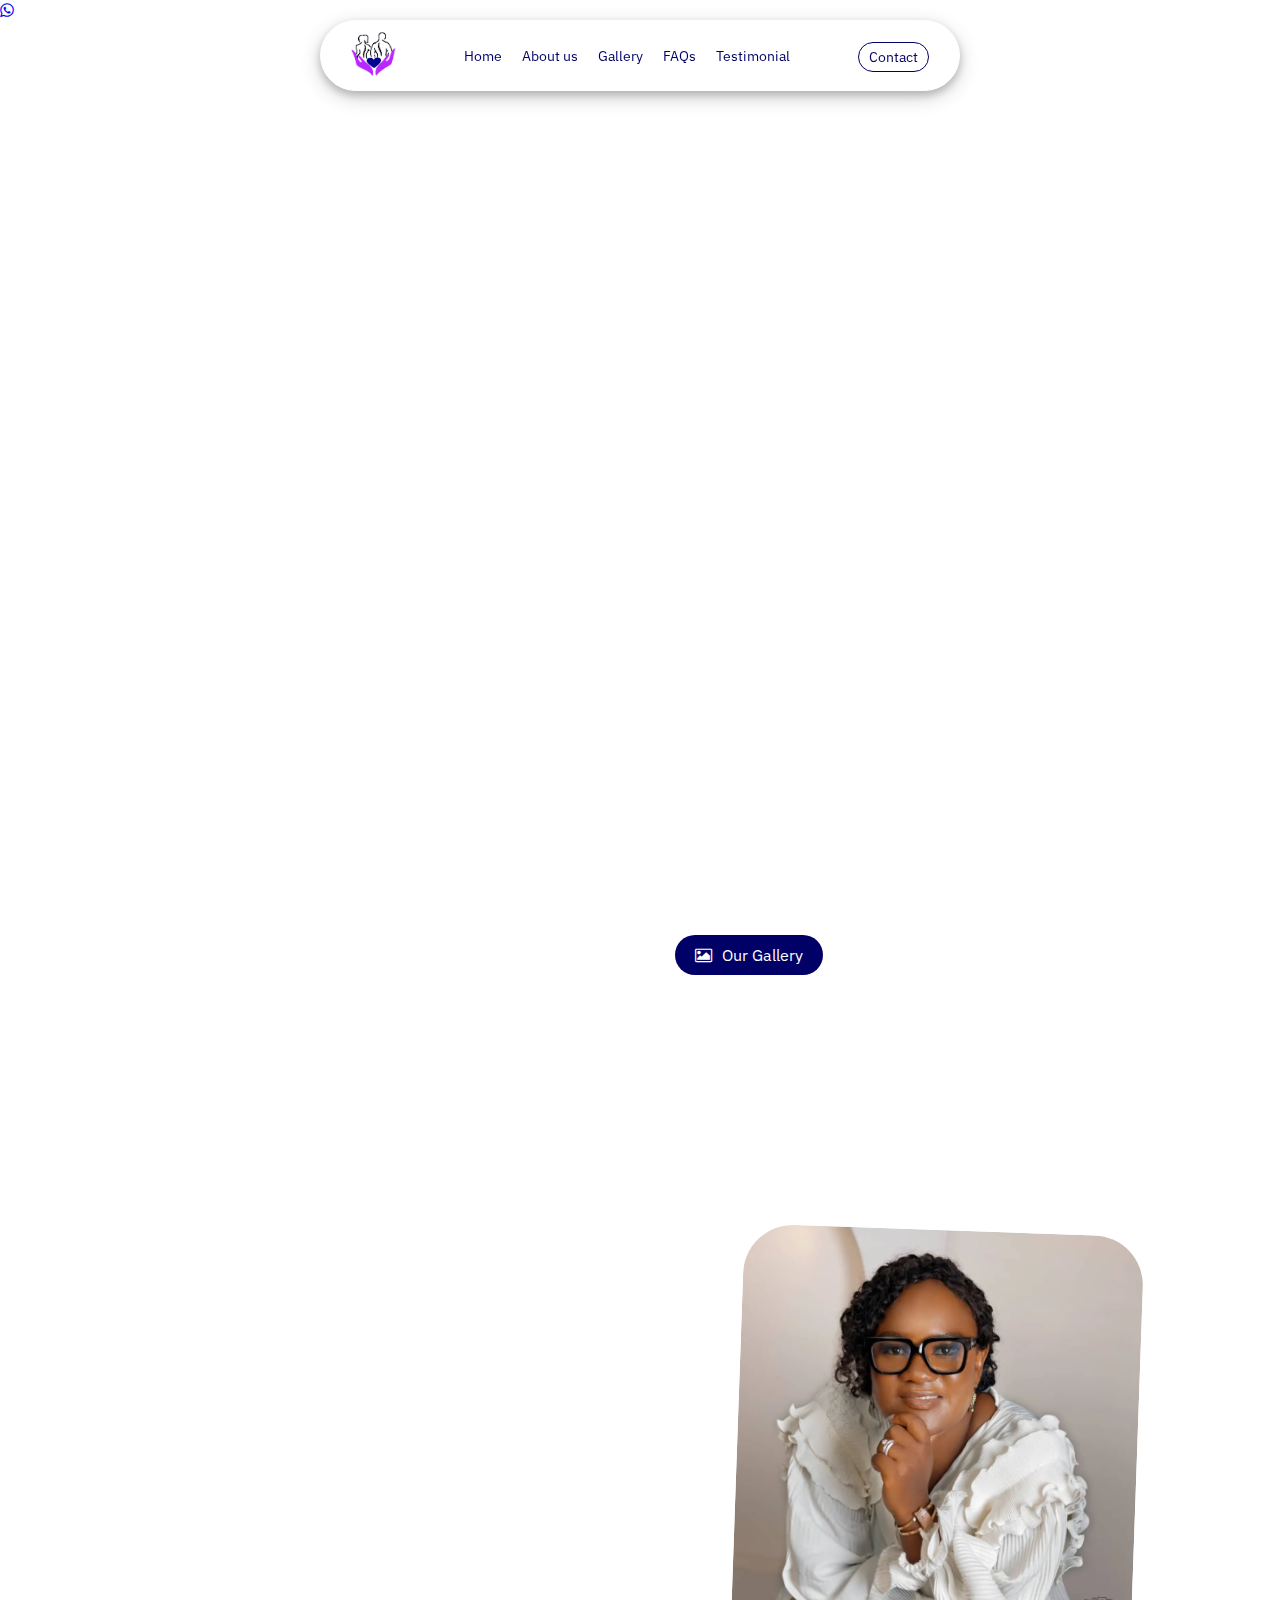
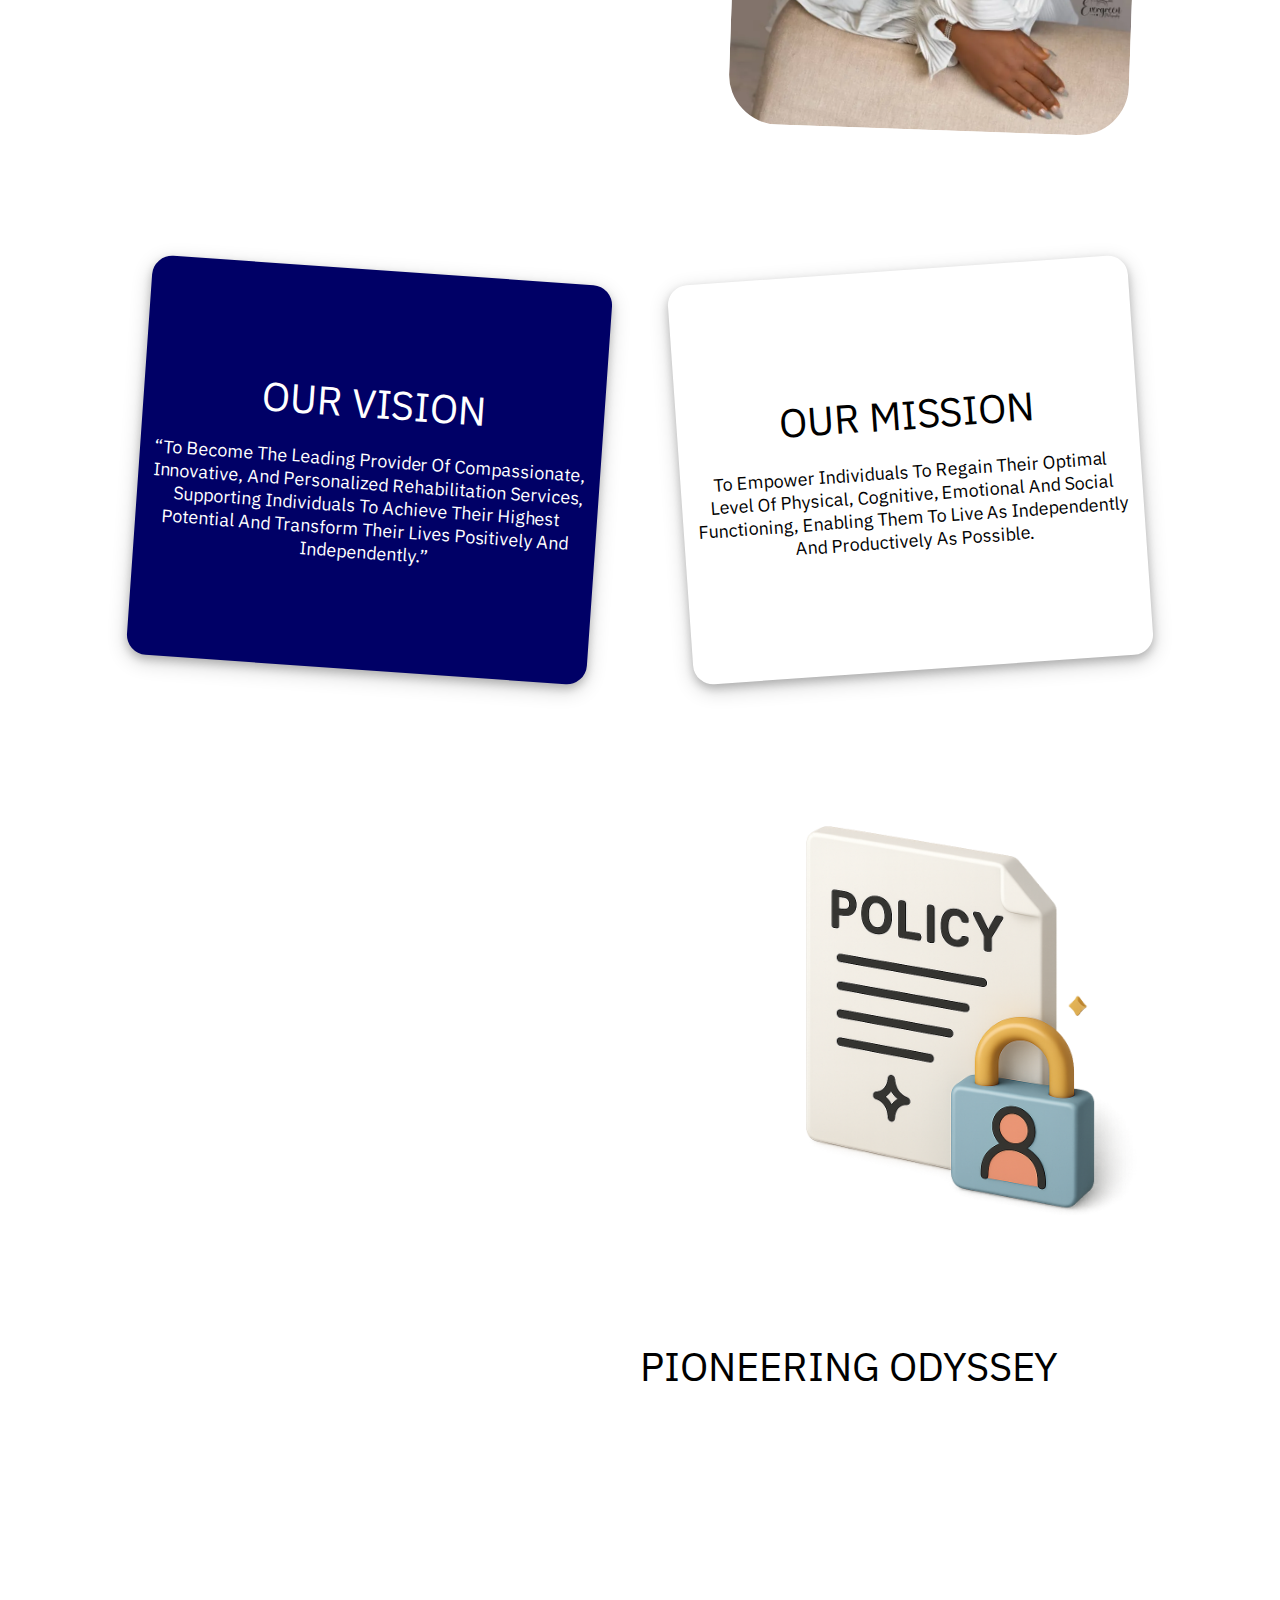
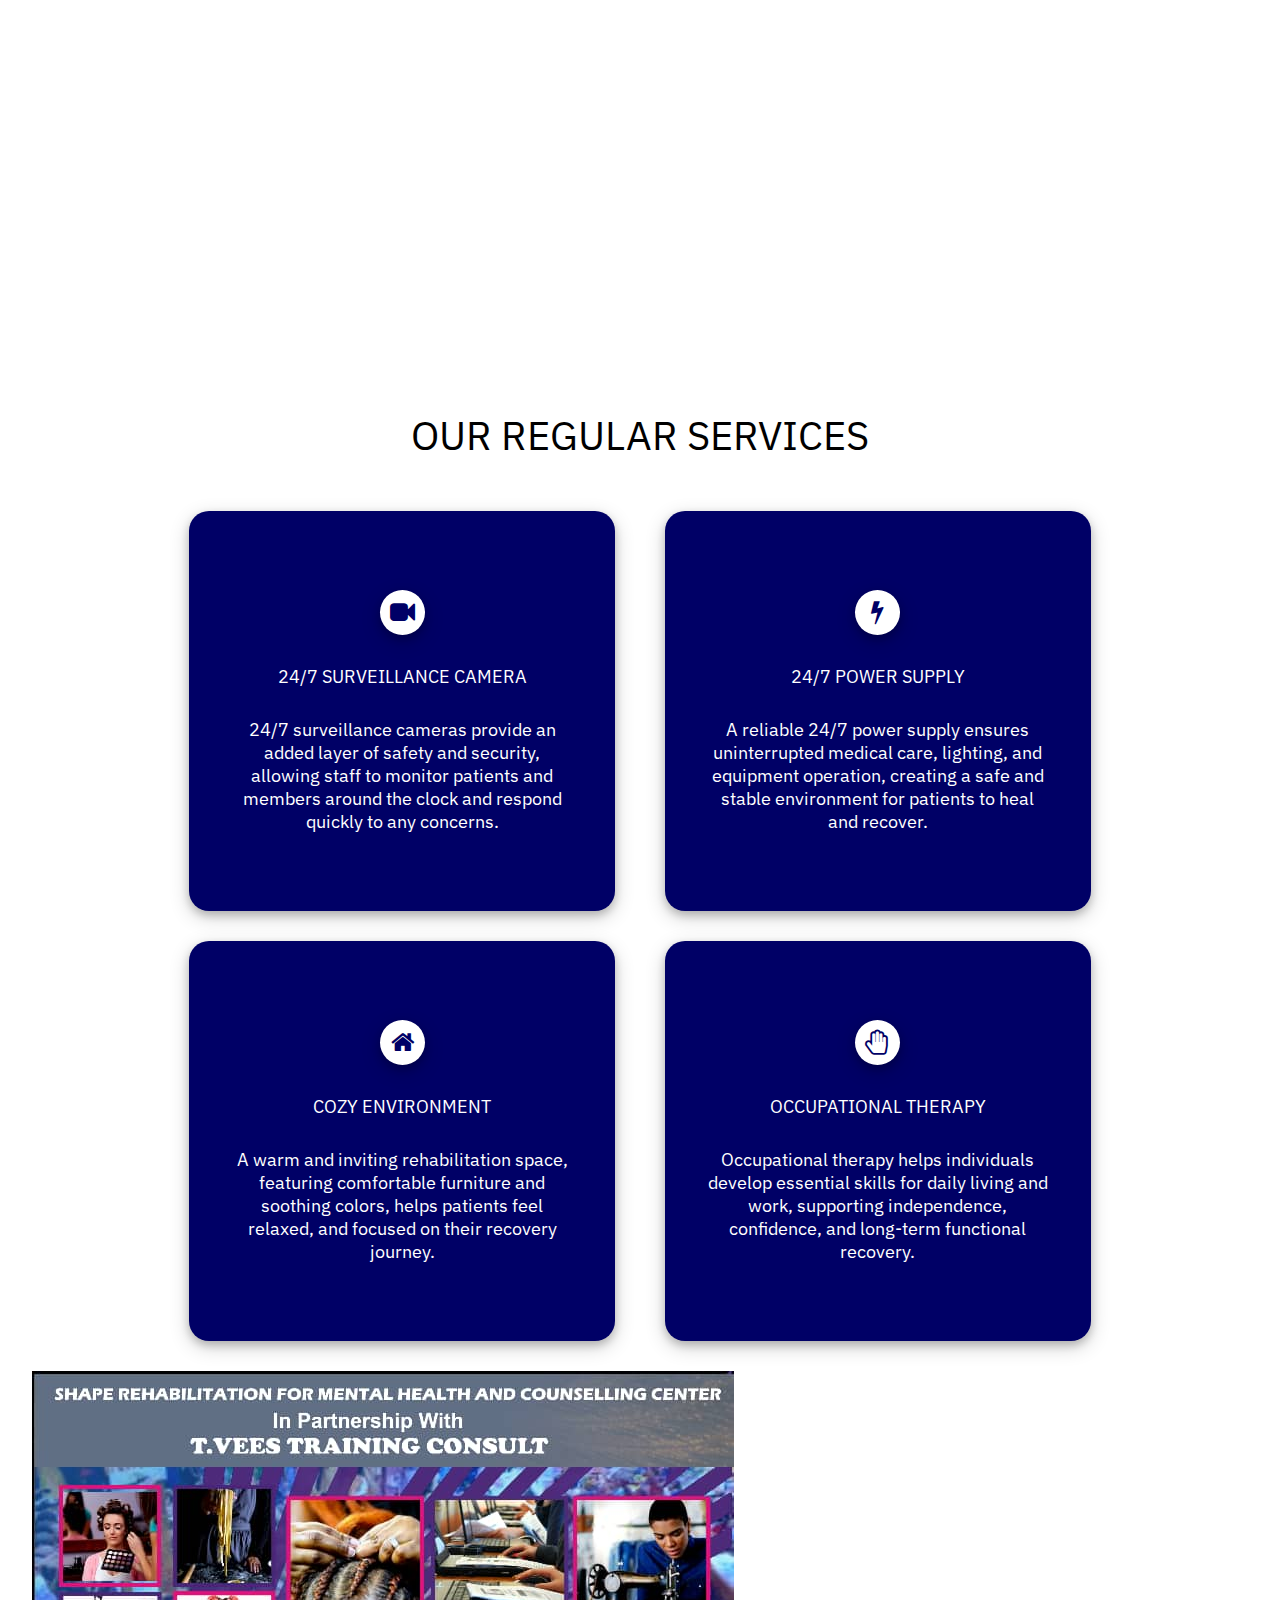
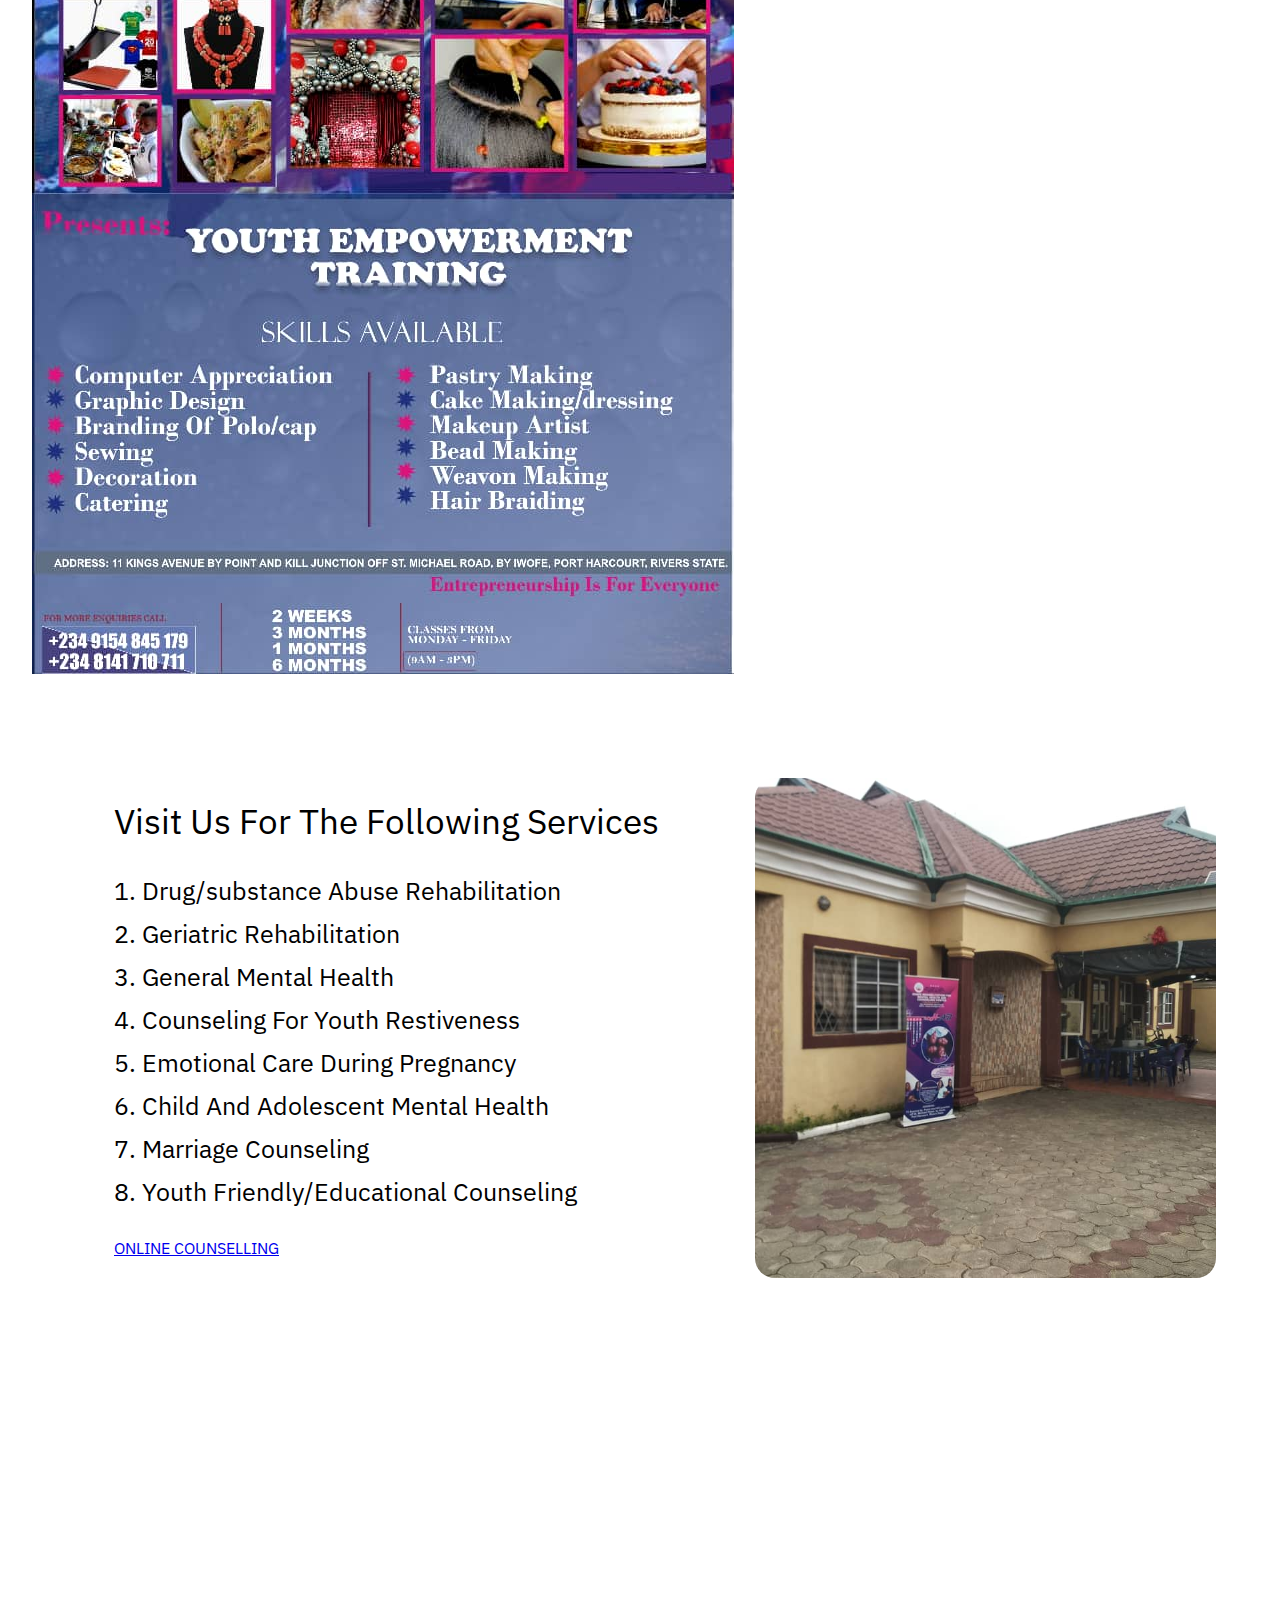
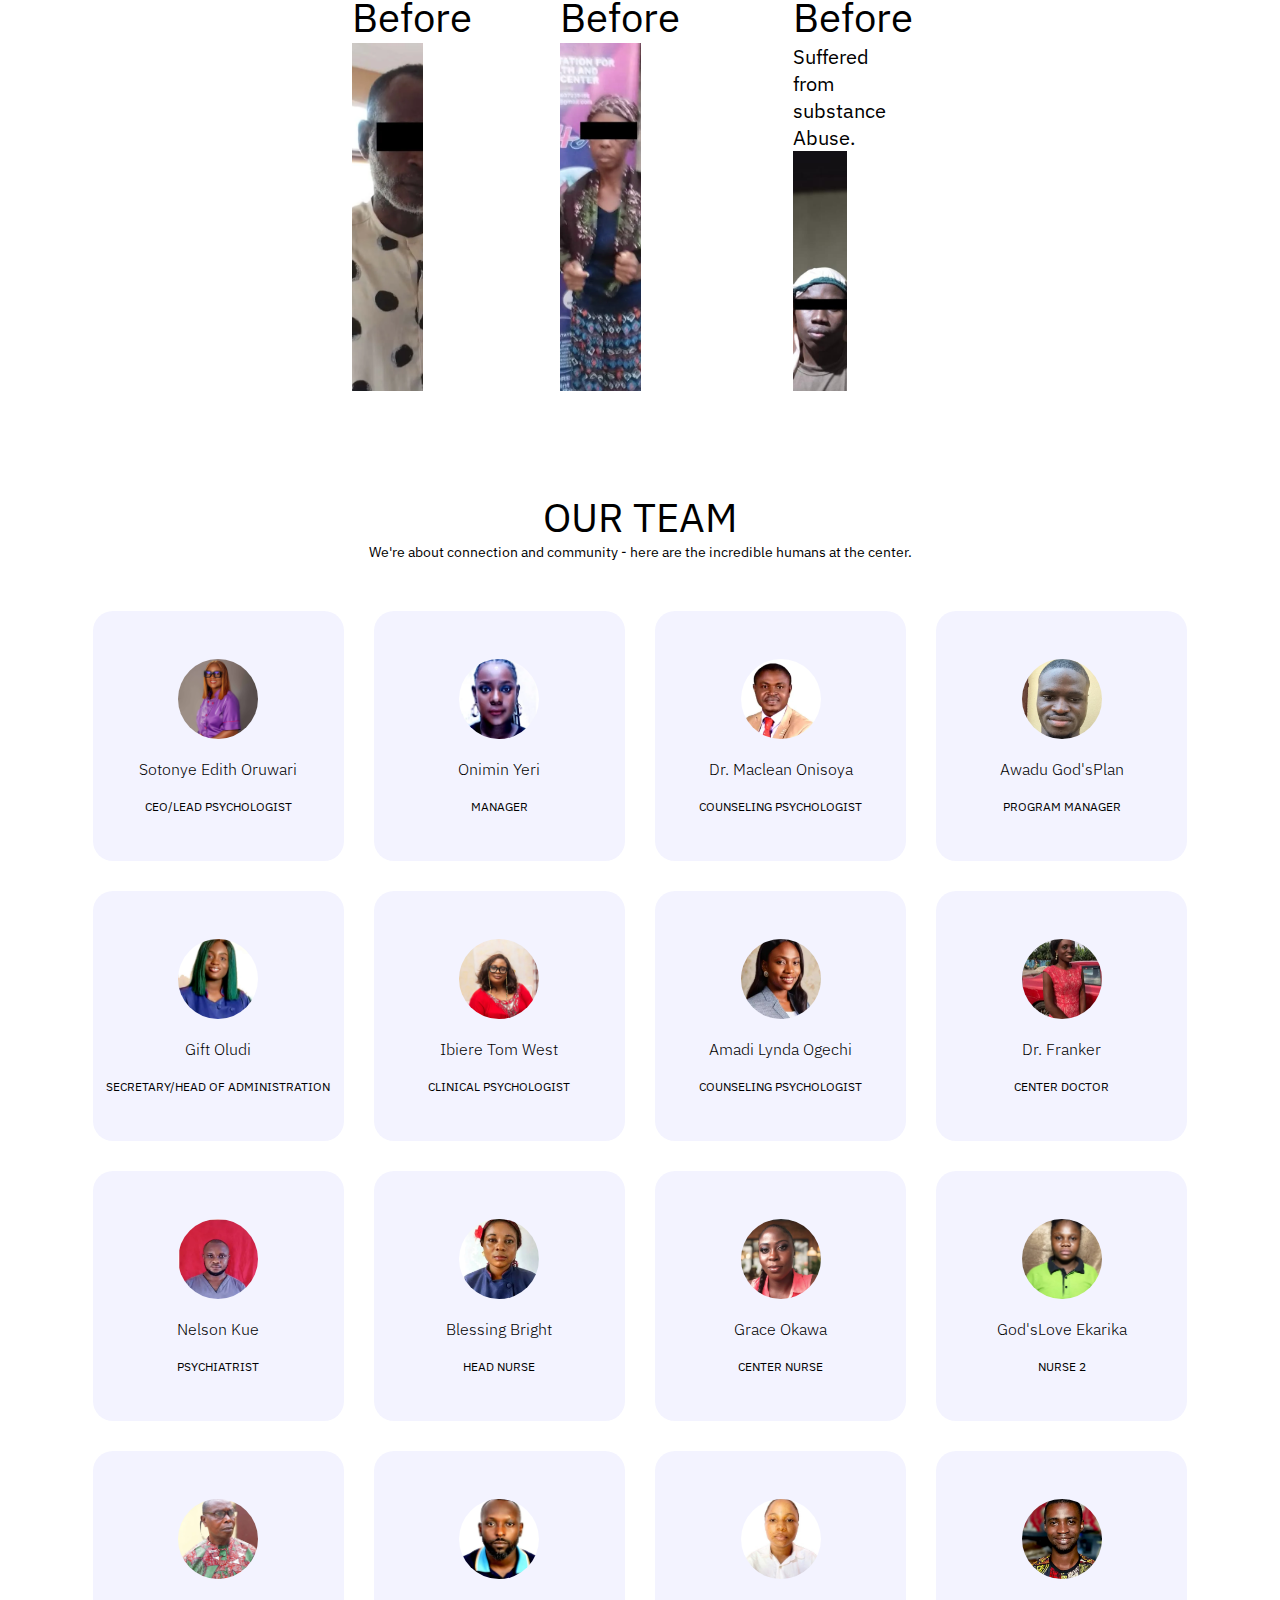
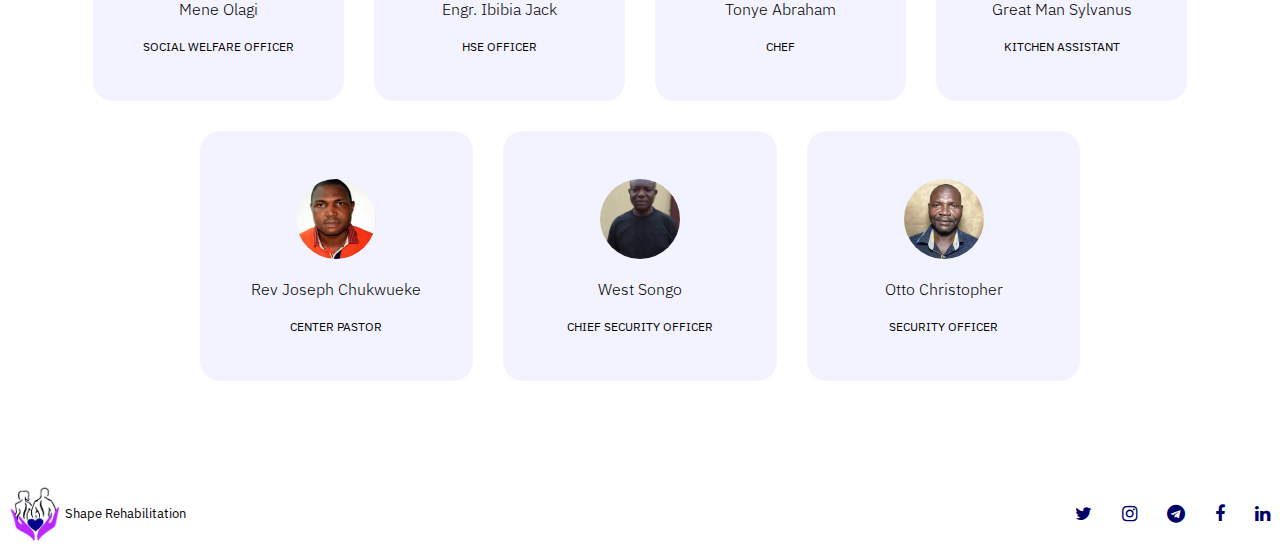
<file: about/about.html>
<!DOCTYPE html>
<html lang="en">

<head>
  <meta charset="UTF-8">
  <meta name="viewport" content="width=device-width, initial-scale=1.0">
  <title>About Us</title>
  <link rel="icon" type="image/x-icon" href="/images/logo.png">
  <link rel="stylesheet" href="about.css">
  <link rel="stylesheet" href="/font-awesome/css/font-awesome.min.css">
  <link rel="preconnect" href="https://fonts.googleapis.com">
  <link rel="preconnect" href="https://fonts.gstatic.com" crossorigin>
  <link
    href="https://fonts.googleapis.com/css2?family=Arapey:ital@0;1&family=IBM+Plex+Sans:ital,wght@0,100..700;1,100..700&display=swap"
    rel="stylesheet">
  <link rel="stylesheet" href="/aos-master/dist/aos.css">
</head>

<body>

  <a href="https://wa.me/+2348101527014" target="_blank" class="fixed-whatsapp">
    <i class="fa fa-whatsapp"></i>
  </a>

  <!-- NAVIGATION -->

  <nav id="nav">
    <div class="logo">
      <img src="/images/logo.png" onclick="home()" alt="Logo" width="45px" height="45px">
    </div>

    <div class="nav-mid">
      <a href="/index.html" class="home">Home</a>
      <a href="/about/about.html">About us</a>
      <a href="/gallery/gallery.html">Gallery</a>
      <a href="/faq/faq.html">FAQs</a>
      <a href="/testimonial/testimonial.html">Testimonial</a>
    </div>

    <div class="nav-right">
      <a href="/contact/contact.html"> Contact</a>
      <button class="menu" onclick="openMenu()"><i class="fa fa-bars"></i></button>
    </div>
  </nav>

  <div class="mobile-menu" id="menuDisplay">

    <button onclick="closeMenu()" class="close"><i class="fa fa-close"></i></button>

    <a href="/index.html">Home</a>
    <a href="/about/about.html">About us</a>
    <a href="/gallery/gallery.html">Gallery</a>
    <a href="/contact/contact.html">Contact us</a>
    <a href="/testimonial/testimonial.html">Testimonial</a>
    <a href="/faq/faq.html">FAQs</a>
  </div>

  <div class="who">
    <h1 class="title" data-aos="zoom-in">WHO ARE WE?</h1>
    <p data-aos="zoom-in-down">Shape Rehabilitation for mental Health and Counseling Center
      is a non government organization working in collaboration
      with some MDA’s in River State. it has registered with the
      ministry of social welfare and Rehabilitation and ministry
      of Health that has a supervising roles in our service
      delivery.</p>

    <div class="abts">

      <div class="abt-left">
        <img src="/images/abt-1.webp" data-aos="zoom-in" alt="">
      </div>

      <div class="abt-right">
        <img src="/images/obj5.webp" data-aos="zoom-in" alt="">
        <p data-aos="fade-down">We believe in mental wellness that fits your life, builds inner strength, and supports
          lasting emotional
          balance.</p>

        <a href="/gallery/gallery.html"> <i class="fa fa-picture-o"></i> Our Gallery </a>
      </div>

    </div>

  </div>

  <!-- FOUNDER -->

  <div class="founder-div">
    <h1 data-aos="zoom-in">OUR FOUNDER</h1>

    <div class="founder">
      <div class="founder-left">
        <div data-aos="fade-down">
          <h2>Sotonye Edith Oruwari</h2>
          <p class="ceo">SHAPE REHABILITATION FOR MENTAL HEALTH AND Counseling CENTER</p>
        </div>

        <div>
          <p class="abt-ceo" data-aos="fade-down">Sotonye Edith oruwari is passionate about creating spaces where mental
            well-being is
            accessible, personal,
            and
            empowering. With years of experience in wellness and mental health advocacy, she believes that
            small, consistent steps can transform how we feel, think, and live each day.

            Driven by compassion and a deep understanding of the human mind, Sotonye Edith oruwari founded this platform
            to
            provide tools, guidance, and support that help people reduce stress, build resilience, and nurture their
            emotional health.

            At the heart of her approach is a simple philosophy: everyone deserves clarity, calm, and
            connection and it’s never too late to begin the journey toward well-being.</p>
        </div>
      </div>

      <div class="founder-right">
        <img src="/images/founder.webp" alt="Founder">

      </div>
    </div>
  </div>

  <!-- VISION AND MISSION -->

  <div class="vm">

    <div class="vision">
      <h2>OUR VISION</h2>
      <p>
        “To Become The Leading Provider Of Compassionate, Innovative, And Personalized Rehabilitation Services,
        Supporting Individuals To Achieve Their Highest Potential And Transform Their Lives Positively And
        Independently.”
      </p>
    </div>

    <div class="mission">
      <h2>OUR MISSION</h2>
      <p>
        To Empower Individuals To Regain Their Optimal Level Of Physical, Cognitive, Emotional And Social Functioning,
        Enabling Them To Live As Independently And Productively As Possible.
      </p>
    </div>

  </div>

  <!-- POLICY -->

  <div class="policy">
    <div class="policy-left">
      <h2 data-aos="zoom-in">Policy Statement</h2>

      <p data-aos="fade-down">It is our understanding that to achieve efficient
        operations, health safety and environment issues must
        be given preference and that it is managed responsiby to
        provide a safe and healthy place of work safe system to
        work effective supervision, continuous training as well
        as to put in place effective monitoring.</p>

      <p data-aos="fade-down">In line with the above, our organization uphold the fact
        that health safety aid environment concerns are
        components parts of management duties for which they
        are responsible. Consequently, management will always
        give health, safety and environment aspect to priority in
        policy formation.</p>
    </div>

    <div class="policy-right">
      <img src="/images/policy.png" alt="Policy">
    </div>
  </div>

  <!-- PIONEER -->

  <div class="pioneer">
    <div class="pioneer-left">
      <img src="/images/pioneer.jpeg" alt="Pionner" data-aos="zoom-in">
    </div>

    <div class="pioneer-right">
      <h2>PIONEERING ODYSSEY</h2>

      <p data-aos="zoom-out-down">Since its inception on July 1 , 2024, with a team of five dedicated
        staff members, the center has remained unwavering in its
        commitment to providing a sanctuary for recuperation, growth, and
        holistic well-being.</p>

      <p data-aos="zoom-out-down">Shape Rehabilitation has fostered a nurturing environment that is
        meticulously tailored to address the unique needs and objectives of each
        client. The center's remarkable growth trajectory, characterized by a steady
        escalation in client numbers from one per month to seven by December,2024, is a
        testament to its efficacy and the trust it has garnered within the community.</p>

      <p data-aos="zoom-out-down">Throughout its inaugural year, Shape Rehabilitation has had the privilege of
        supporting individuals from diverse backgrounds, each with their own unique
        narratives and goals. The center's bespoke approach, emphasizing
        comprehensive care, empathetic support, and evidence-based practices, has
        yielded profoundly positive outcomes. Despite the challenges posed by
        financial constraints and occasional fluctuations in client numbers, the
        center has consistently prioritized the mental and physical well-being
        of its clients, demonstrating unwavering resilience and adaptability.</p>
    </div>
  </div>

  <!-- SERVICES -->

  <div class="services">

    <h2>OUR REGULAR SERVICES</h2>

    <div class="services-divs">

      <div class="serv-top">
        <div class="serv">
          <i class="fa fa-video-camera"></i>
          <h1>24/7 SURVEILLANCE CAMERA</h1>

          <p>
            24/7 surveillance cameras provide an added layer of safety and security,
            allowing staff to monitor patients and members around the clock and respond
            quickly to any concerns.
          </p>
        </div>

        <div class="serv">
          <i class="fa fa-bolt"></i>
          <h1>24/7 POWER SUPPLY</h1>

          <p>
            A reliable 24/7 power supply ensures uninterrupted medical care, lighting,
            and equipment operation, creating a safe and stable environment for patients
            to heal and recover.
          </p>
        </div>
      </div>

      <div class="serv-bottom">

        <div class="serv">
          <i class="fa fa-home"></i>
          <h1>COZY ENVIRONMENT</h1>

          <p>
            A warm and inviting rehabilitation space, featuring comfortable furniture
            and soothing colors, helps patients feel relaxed, and focused on
            their recovery journey.
          </p>
        </div>

        <div class="serv">
          <i class="fa fa-hand-paper-o"></i>
          <h1>OCCUPATIONAL THERAPY</h1>

          <p>
            Occupational therapy helps individuals develop essential skills for daily
            living and work, supporting independence, confidence, and long-term
            functional recovery.
          </p>
        </div>

      </div>

      <div class="skills">
        <img src="/images/st6.jpeg" alt="Skills">
      </div>

    </div>

  </div>

  <!-- VISIT -->

  <div class="visit">

    <div class="visit-left">

      <h2>Visit Us For The Following Services</h2>

      <div class="lists">
        <p>1. Drug/substance Abuse Rehabilitation</p>
        <p>2. Geriatric Rehabilitation</p>
        <p>3. General Mental Health</p>
        <p>4. Counseling For Youth Restiveness</p>
        <p>5. Emotional Care During Pregnancy</p>
        <p>6. Child And Adolescent Mental Health</p>
        <p>7. Marriage Counseling</p>
        <p>8. Youth Friendly/Educational Counseling</p>
      </div>

      <a href="/index.html#contact-counseling">ONLINE COUNSELLING</a>

    </div>

    <div class="visit-right">
      <img src="/images/counselling-right.jpeg" alt="">
    </div>

  </div>

  <!-- TESTIMONIES -->

  <div class="testimony" id="testimony">

    <div class="text">
      <h1 data-aos="zoom-out-down">A Journey of Healing and Renewal</h1>

      <p data-aos="fade-down">Every transformation begins with a story. This testimony reflects a personal journey from
        challenge to
        progress,
        highlighting the power of compassionate care, resilience, and steady support over time.</p>
    </div>

    <div class="main-test">
      <div class="mt-top">
        <div class="test-left">
          <div class="test-text">
            <h1>Before</h1>
          </div>
          <img src="/images/before.webp" alt="Before">
        </div>

        <div class="test-right">
          <div class="test-text">
            <h1>After</h1>
            <p>Recovered from multiple substance abuse </p>
          </div>
          <img src="/images/after.webp" alt="After">
        </div>
      </div>
      <div class="mt-bottom">
        <div class="test-left">
          <div class="test-text">
            <h1>Before</h1>
          </div>
          <img src="/images/cbefore2.webp" alt="Before">
        </div>

        <div class="test-right">
          <div class="test-text">
            <h1>After</h1>
            <p>Recovered from Bipolar/Schizophrenia.</p>
          </div>
          <img src="/images/cafter2.webp" alt="After">
        </div>
      </div>

      <div class="mt-bottom">
        <div class="test-left">
          <div class="test-text">
            <h1>Before</h1>
            <p>Suffered from substance Abuse.</p>
          </div>
          <img src="/images/before4.jpeg" alt="Before">
        </div>

        <div class="test-right">
          <div class="test-text">
            <h1>After</h1>
          </div>
          <img src="/images/after4.jpeg" alt="After">
        </div>
      </div>
    </div>
  </div>

  <!--  OUR TEAM -->

  <div class="team-div" id="team">
    <h1 class="title">OUR TEAM</h1>

    <p>We're about connection and community - here are the incredible humans at the center.</p>

    <div class="team-main">

      <div class="staffs">


        <div class="st1">
          <img src="/images/pioneer.jpeg" alt="Staff" width="80px" height="80px">
          <h2>Sotonye Edith Oruwari</h2>
          <p>CEO/LEAD PSYCHOLOGIST</p>
        </div>


        <div class="st1">
          <img src="/images/staff1.webp" alt="Staff" width="80px" height="80px">
          <h2>Onimin Yeri</h2>
          <p>MANAGER</p>
        </div>

        <div class="st1">
          <img src="/images/staff3.webp" style="object-position: top right;" alt="Staff" width="80px" height="80px">
          <h2>Dr. Maclean Onisoya</h2>
          <p>COUNSELING PSYCHOLOGIST</p>
        </div>

        <div class="st1">
          <img src="/images/satff-godsplan.webp" alt="Staff" width="80px" height="80px">
          <h2>Awadu God'sPlan</h2>
          <p>PROGRAM MANAGER</p>
        </div>


      </div>

      <div class="staffs">

        <div class="st1">
          <img src="/images/staff6.webp" alt="Staff" width="80px" height="80px">
          <h2>Gift Oludi</h2>
          <p>SECRETARY/HEAD OF ADMINISTRATION</p>
        </div>

        <div class="st1">
          <img src="/images/staff-ibiere.webp" style="object-position: top center;" alt="Staff" width="80px"
            height="80px">
          <h2>Ibiere Tom West</h2>
          <p>CLINICAL PSYCHOLOGIST</p>
        </div>

        <div class="st1">
          <img src="/images/staff7.webp" alt="Staff" width="80px" height="80px">
          <h2>Amadi Lynda Ogechi</h2>
          <p>COUNSELING PSYCHOLOGIST</p>
        </div>

        <div class="st1">
          <img src="/images/staff11.webp" alt="Staff" width="80px" height="80px">
          <h2>Dr. Franker</h2>
          <p>CENTER DOCTOR</p>
        </div>


      </div>

      <div class="staffs staffs-bottom">

        <div class="st1">
          <img style="object-position: top center;" src="/images/staff-nelson.webp" alt="Staff" width="80px"
            height="80px">
          <h2>Nelson Kue</h2>
          <p>PSYCHIATRIST</p>
        </div>

        <div class="st1">
          <img src="/images/staff13.webp" alt="Staff" width="80px" height="80px">
          <h2>Blessing Bright</h2>
          <p>HEAD NURSE</p>
        </div>

        <div class="st1">
          <img src="/images/staff-grace.webp" alt="Staff" width="80px" height="80px">
          <h2>Grace Okawa</h2>
          <p>CENTER NURSE</p>
        </div>

        <div class="st1">
          <img src="/images/staff-gld.webp" alt="Staff" width="80px" height="80px">
          <h2>God'sLove Ekarika</h2>
          <p>NURSE 2</p>
        </div>


      </div>

      <div class="staffs staffs-bottom">
        <div class="st1">
          <img src="/images/staff-mene.webp" alt="Staff" width="80px" height="80px">
          <h2>Mene Olagi</h2>
          <p>SOCIAL WELFARE OFFICER</p>
        </div>

        <div class="st1">
          <img src="/images/staff5.webp" alt="Staff" width="80px" height="80px">
          <h2>Engr. Ibibia Jack</h2>
          <p>HSE OFFICER</p>
        </div>

        <div class="st1">
          <img src="/images/staff-chef.webp" alt="Staff" width="80px" height="80px">
          <h2>Tonye Abraham</h2>
          <p>CHEF</p>
        </div>

        <div class="st1">
          <img src="/images/staff-sylv.webp" alt="Staff" width="80px" height="80px">
          <h2>Great Man Sylvanus</h2>
          <p>KITCHEN ASSISTANT</p>
        </div>

      </div>

      <div class="staffs staffs-bottom">

        <div class="st1">
          <img src="/images/staff4.webp" alt="Staff" width="80px" height="80px">
          <h2>Rev Joseph Chukwueke</h2>
          <p>CENTER PASTOR</p>
        </div>

        <div class="st1">
          <img src="/images/cso.webp" alt="Staff" width="80px" height="80px">
          <h2>West Songo</h2>
          <p>CHIEF SECURITY OFFICER</p>
        </div>

        <div class="st1">
          <img src="/images/staff-otc.webp" alt="Staff" width="80px" height="80px">
          <h2>Otto Christopher</h2>
          <p>SECURITY OFFICER</p>
        </div>
      </div>


    </div>
  </div>

  <!-- FOOTER -->

  <footer>
    <div class="foot-left">
      <img src="/images/logo-removebg-preview.png" onclick="home()" alt="Logo" width="50px">
      <p>Shape Rehabilitation</p>
    </div>

    <div class="foot-right">
      <a href="#">
        <i class="fa fa-twitter"></i>
      </a>
      <a href="#">
        <i class="fa fa-instagram"></i>
      </a>
      <a href="#">
        <i class="fa fa-telegram"></i>
      </a>
      <a href="#">
        <i class="fa fa-facebook"></i>
      </a>
      <a href="#">
        <i class="fa fa-linkedin"></i>
      </a>
    </div>
  </footer>

</body>
<script src="/aos-master/dist/aos.js"></script>
<script src="about.js"></script>

</html>
</file>
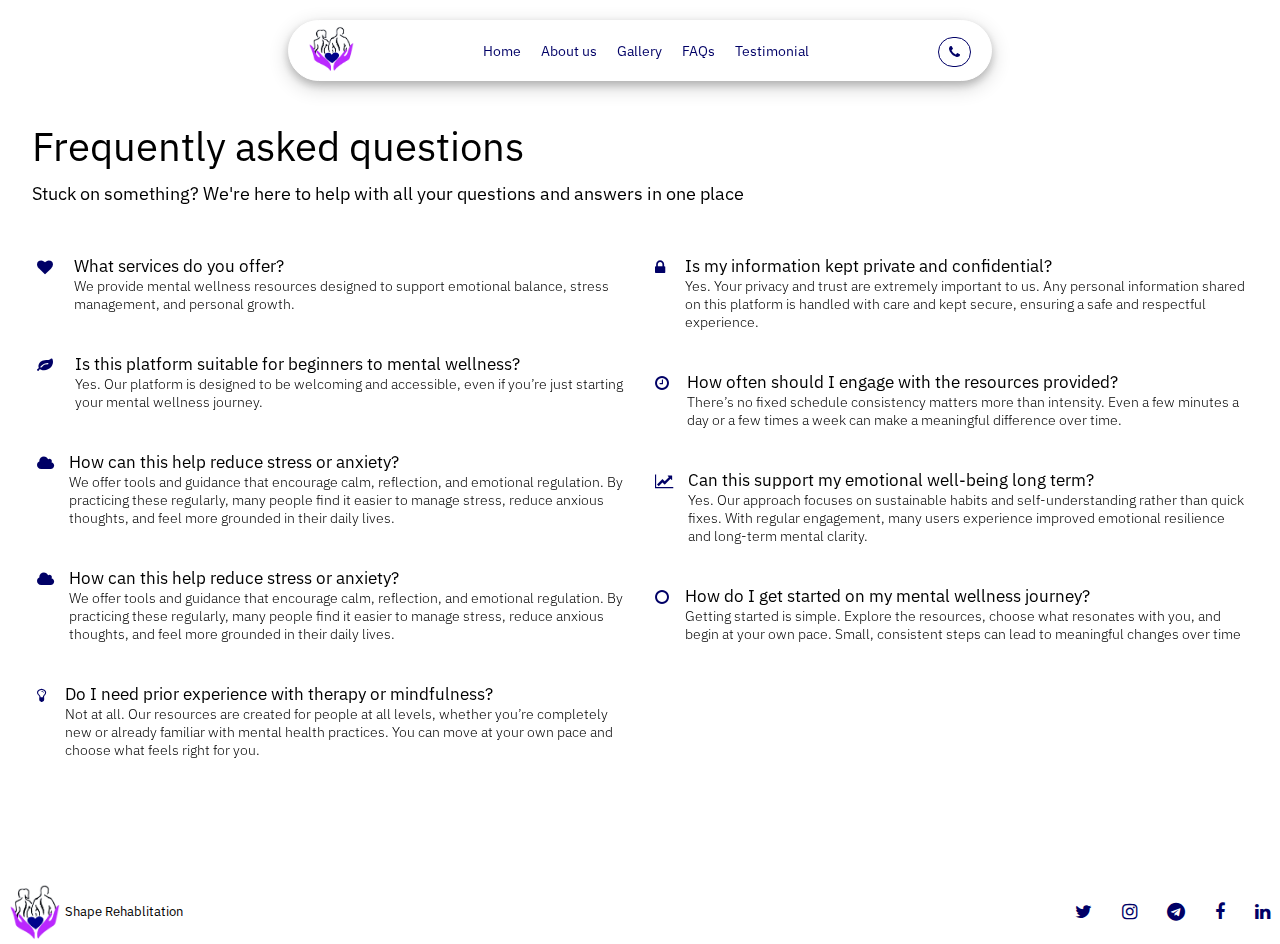
<file: faq/faq.html>
<!DOCTYPE html>
<html lang="en">

<head>
  <meta charset="UTF-8">
  <meta name="viewport" content="width=device-width, initial-scale=1.0">
  <title>About Us</title>
  <link rel="stylesheet" href="faq.css">
  <link rel="stylesheet" href="/font-awesome/css/font-awesome.min.css">
  <link rel="preconnect" href="https://fonts.googleapis.com">
  <link rel="preconnect" href="https://fonts.gstatic.com" crossorigin>
  <link
    href="https://fonts.googleapis.com/css2?family=Arapey:ital@0;1&family=IBM+Plex+Sans:ital,wght@0,100..700;1,100..700&display=swap"
    rel="stylesheet">
  <link rel="stylesheet" href="/aos-master/dist/aos.css">
</head>

<body>

  <!-- NAVIGATION -->

  <nav>
    <div class="logo">
      <img src="/images/logo.png" onclick="home()" alt="Logo" width="45px" height="45px">
    </div>

    <div class="nav-mid">
      <a href="/index.html" class="home">Home</a>
      <a href="/about/about.html">About us</a>
      <a href="/gallery/gallery.html">Gallery</a>
      <a href="/faq/faq.html">FAQs</a>
      <a href="/testimonial/testimonial.html">Testimonial</a>

    </div>

    <div class="nav-right">
      <a href="/contact/contact.html"> <i class="fa fa-phone"></i> </a>
      <button class="menu" onclick="openMenu()"><i class="fa fa-bars"></i></button>
    </div>
  </nav>

  <div class="mobile-menu" id="menuDisplay">

    <button onclick="closeMenu()" class="close"><i class="fa fa-close"></i></button>

    <a href="/index.html">Home</a>
    <a href="/about/about.html">About us</a>
    <a href="/gallery/gallery.html">Gallery</a>
    <a href="/contact/contact.html">Contact us</a>
    <a href="/testimonial/testimonial.html">Testimonial</a>
    <a href="/faq/faq.html">FAQs</a>
  </div>

  <div class="faq">

    <h1 data-aos="zoom-out-down">Frequently asked questions</h1>
    <p class="stuck" data-aos="fade-down">Stuck on something? We're here to help with all your questions and answers in
      one place</p>

    <div class="questions">

      <div class="questions-left">

        <div class="q1" data-aos="zoom-out-down">

          <div class="icon">
            <i class="fa fa-heart"></i>
          </div>

          <div class="text">
            <h3>What services do you offer?</h2>
              <p>We provide mental wellness resources designed to support emotional balance, stress management, and
                personal growth.</p>
          </div>
        </div>

        <div class="q1" data-aos="zoom-out-down">

          <div class="icon">
            <i class="fa fa-leaf"></i>
          </div>

          <div class="text">
            <h3>Is this platform suitable for beginners to mental wellness?</h2>
              <p>Yes. Our platform is designed to be welcoming and accessible, even if you’re just starting your mental
                wellness journey.</p>
          </div>
        </div>

        <div class="q1" data-aos="zoom-out-down">

          <div class="icon">
            <i class="fa fa-cloud"></i>
          </div>

          <div class="text">
            <h3>How can this help reduce stress or anxiety?</h2>
              <p>We offer tools and guidance that encourage calm, reflection, and emotional regulation. By practicing
                these regularly, many people find it easier to manage stress, reduce anxious thoughts, and feel more
                grounded in their daily lives.</p>
          </div>
        </div>

        <div class="q1" data-aos="zoom-out-down">

          <div class="icon">
            <i class="fa fa-cloud"></i>
          </div>

          <div class="text">
            <h3>How can this help reduce stress or anxiety?</h2>
              <p>We offer tools and guidance that encourage calm, reflection, and emotional regulation. By practicing
                these regularly, many people find it easier to manage stress, reduce anxious thoughts, and feel more
                grounded in their daily lives.</p>
          </div>
        </div>

        <div class="q1" data-aos="zoom-out-down">

          <div class="icon">
            <i class="fa fa-lightbulb-o"></i>
          </div>

          <div class="text">
            <h3>Do I need prior experience with therapy or mindfulness?</h2>
              <p>Not at all. Our resources are created for people at all levels, whether you’re completely new or
                already familiar with mental health practices. You can move at your own pace and choose what feels right
                for you.</p>
          </div>
        </div>

      </div>

      <div class="questions-right">

        <div class="q1" data-aos="zoom-out-down">

          <div class="icon">
            <i class="fa fa-lock"></i>
          </div>

          <div class="text">
            <h3>Is my information kept private and confidential?</h2>
              <p>Yes. Your privacy and trust are extremely important to us. Any personal information shared on this
                platform is handled with care and kept secure, ensuring a safe and respectful experience.</p>
          </div>
        </div>

        <div class="q1" data-aos="zoom-out-down">

          <div class="icon">
            <i class="fa fa-clock-o"></i>
          </div>

          <div class="text">
            <h3>How often should I engage with the resources provided?</h2>
              <p>There’s no fixed schedule consistency matters more than intensity. Even a few minutes a day or a few
                times a week can make a meaningful difference over time.</p>
          </div>
        </div>

        <div class="q1" data-aos="zoom-out-down">

          <div class="icon">
            <i class="fa fa-line-chart"></i>
          </div>

          <div class="text">
            <h3>Can this support my emotional well-being long term?</h2>
              <p>Yes. Our approach focuses on sustainable habits and self-understanding rather than quick fixes. With
                regular engagement, many users experience improved emotional resilience and long-term mental clarity.
              </p>
          </div>
        </div>

        <div class="q1" data-aos="zoom-out-down">

          <div class="icon">
            <i class="fa fa-circle-o"></i>
          </div>

          <div class="text">
            <h3>How do I get started on my mental wellness journey?</h2>
              <p>Getting started is simple. Explore the resources, choose what resonates with you, and begin at your own
                pace. Small, consistent steps can lead to meaningful changes over time</p>
          </div>
        </div>

      </div>

    </div>

  </div>

  <!-- FOOTER -->

  <footer>
    <div class="foot-left">
      <img src="/images/logo-removebg-preview.png" onclick="home()" alt="Logo" width="50px">
      <p>Shape Rehablitation</p>
    </div>

    <div class="foot-right">
      <a href="#">
        <i class="fa fa-twitter"></i>
      </a>
      <a href="#">
        <i class="fa fa-instagram"></i>
      </a>
      <a href="#">
        <i class="fa fa-telegram"></i>
      </a>
      <a href="#">
        <i class="fa fa-facebook"></i>
      </a>
      <a href="#">
        <i class="fa fa-linkedin"></i>
      </a>
    </div>
  </footer>

</body>
<script src="/aos-master/dist/aos.js"></script>
<script src="faq.js"></script>

</html>
</file>
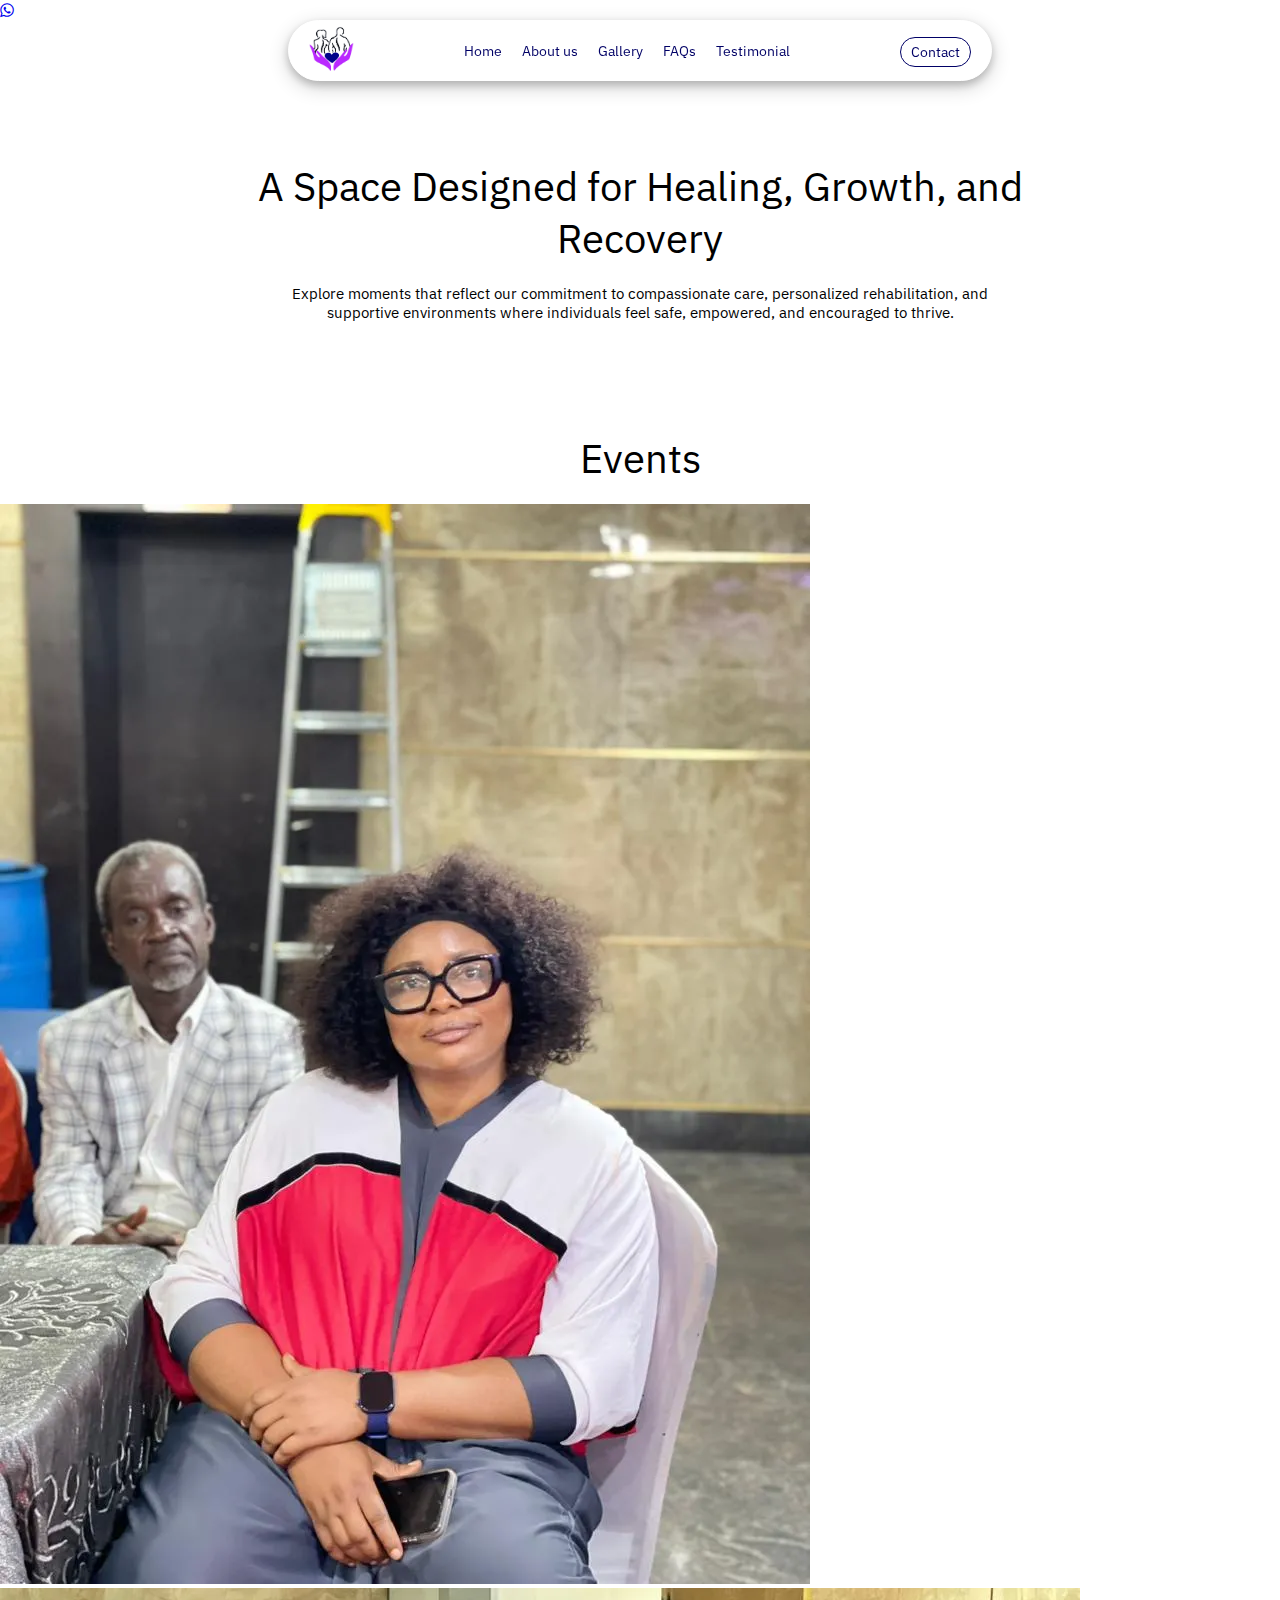
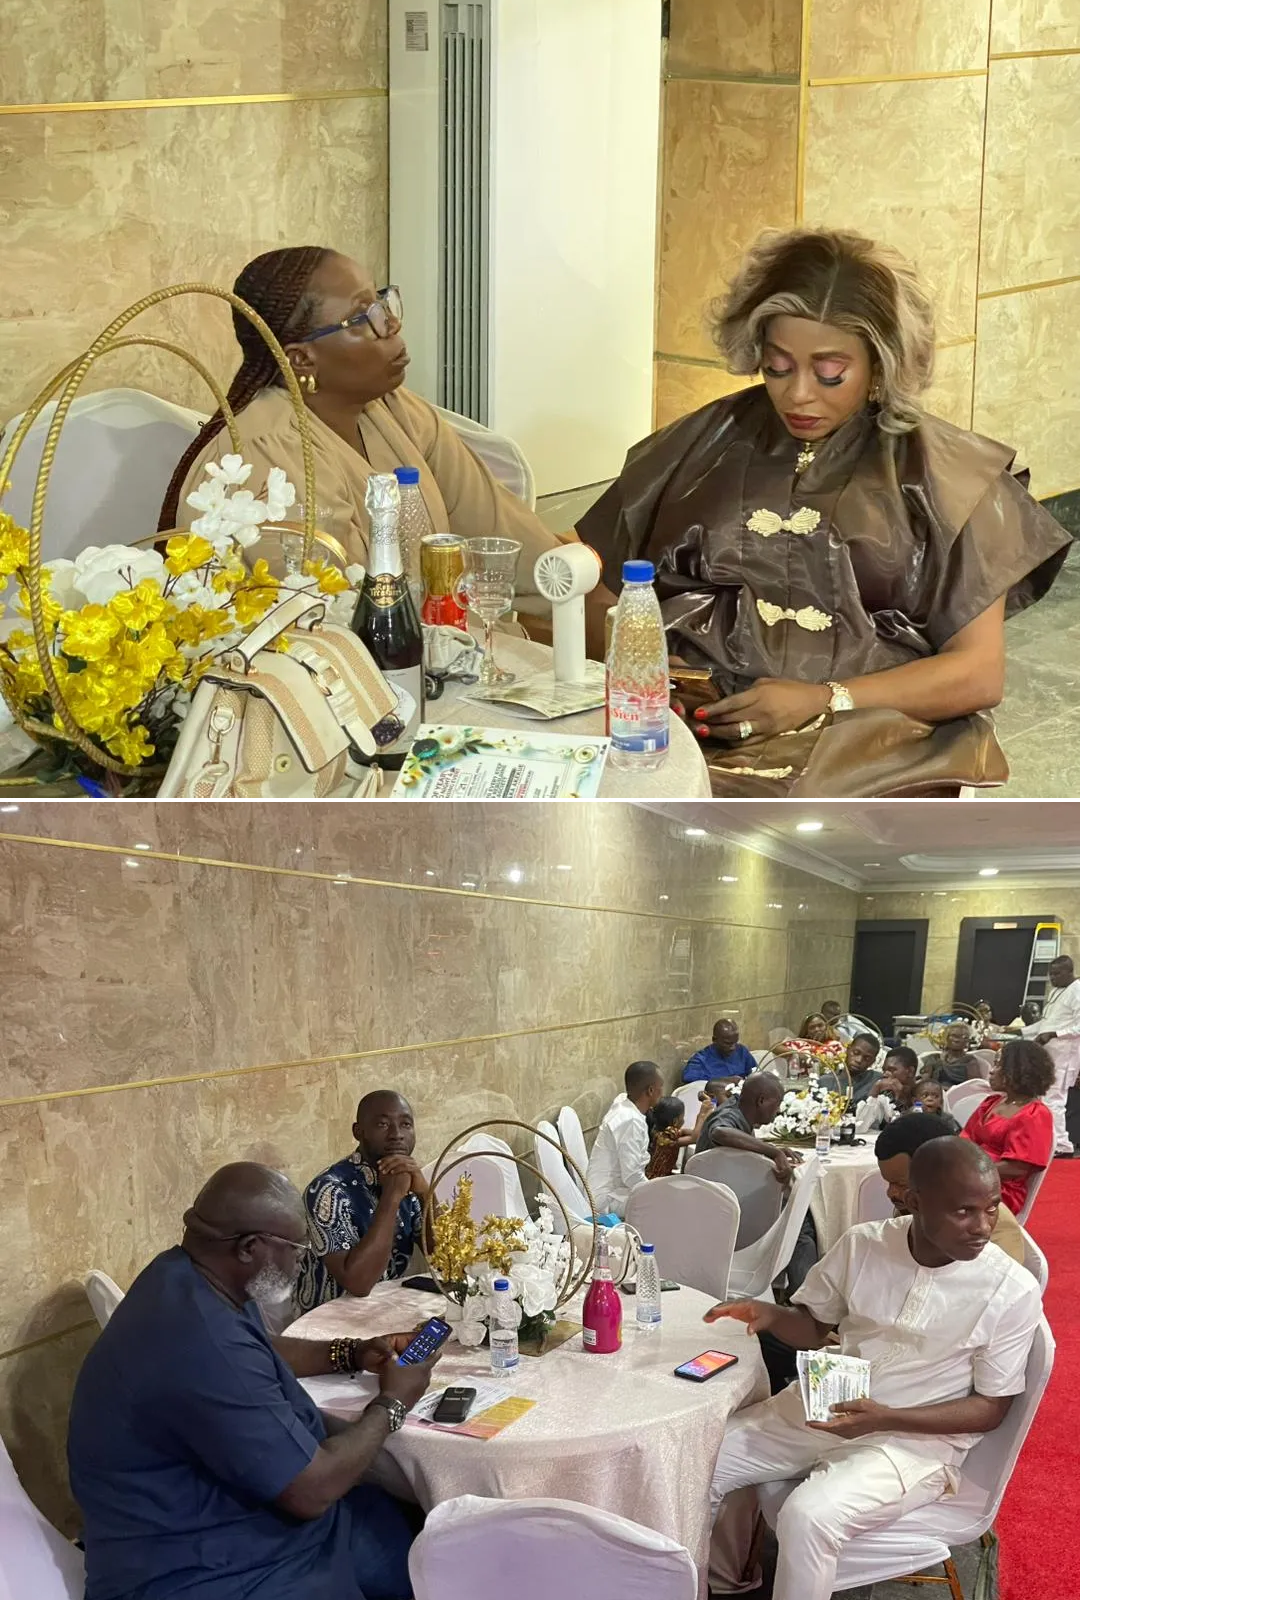
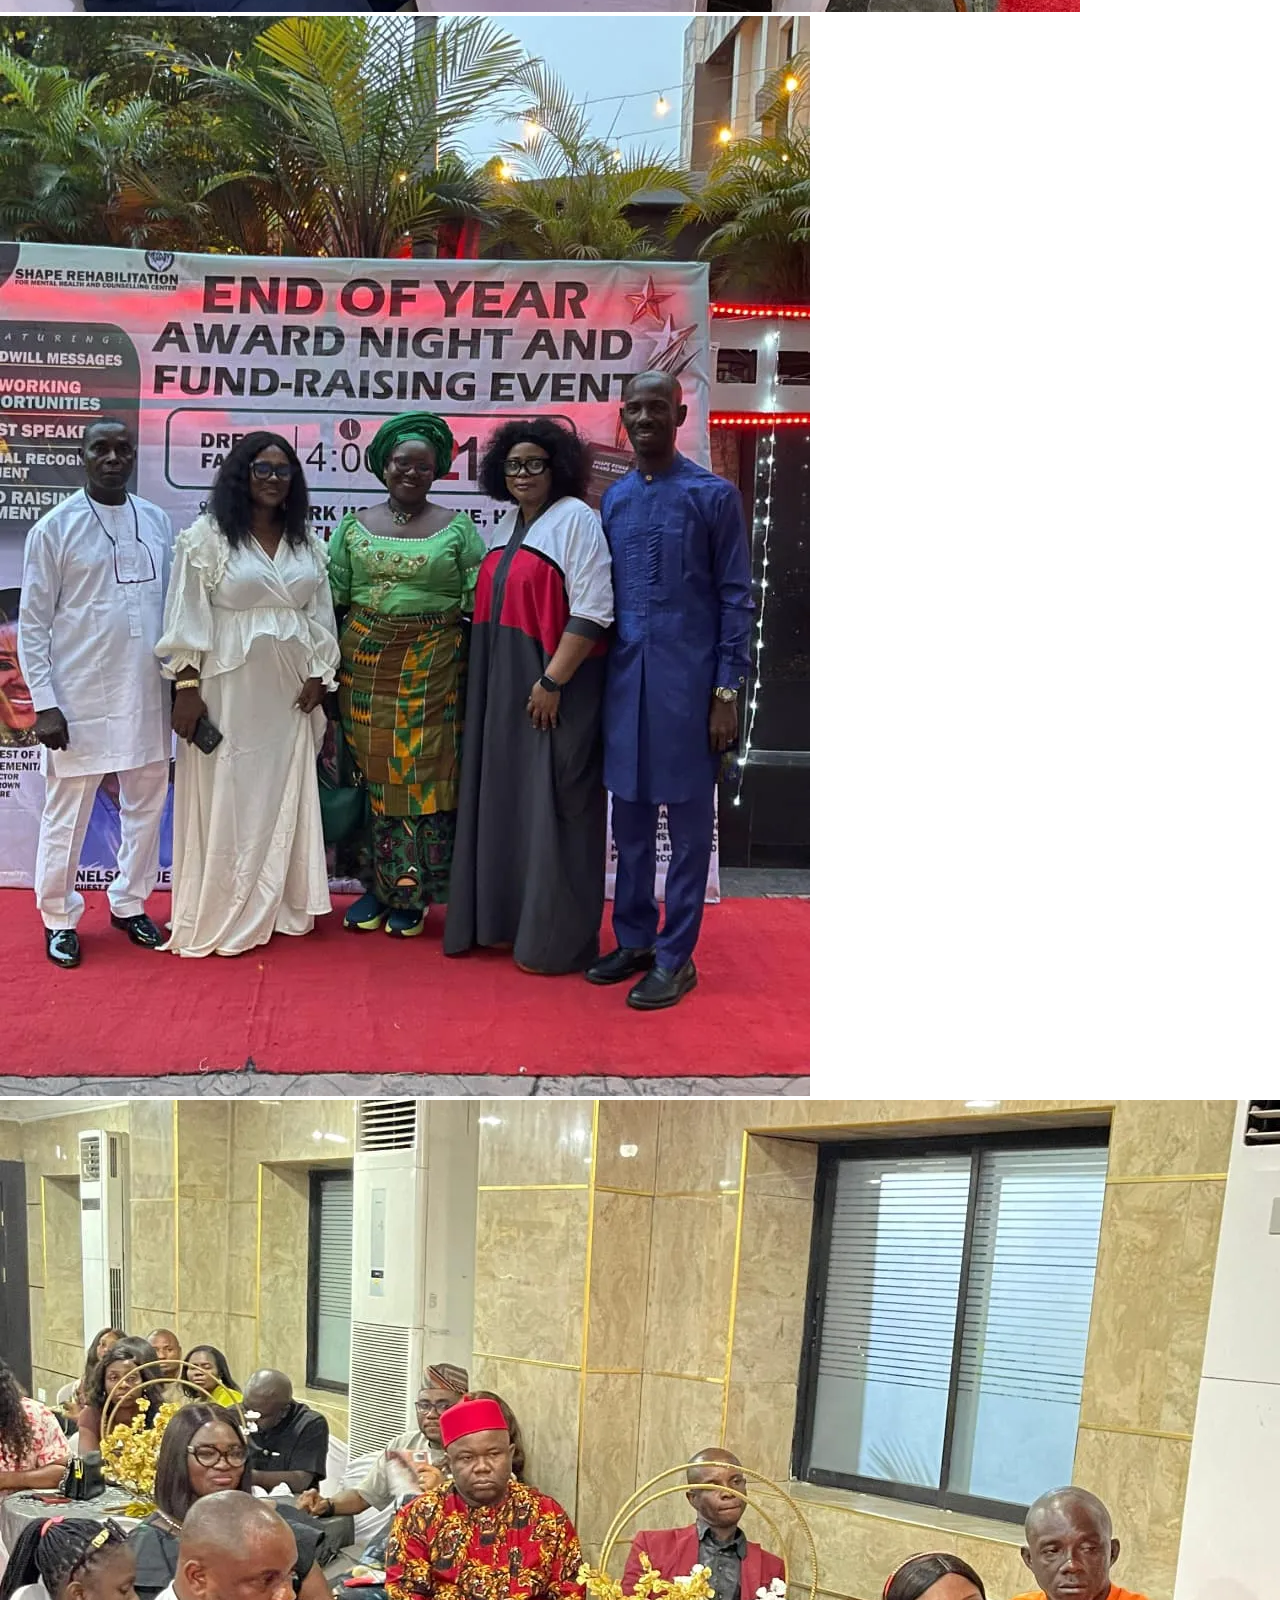
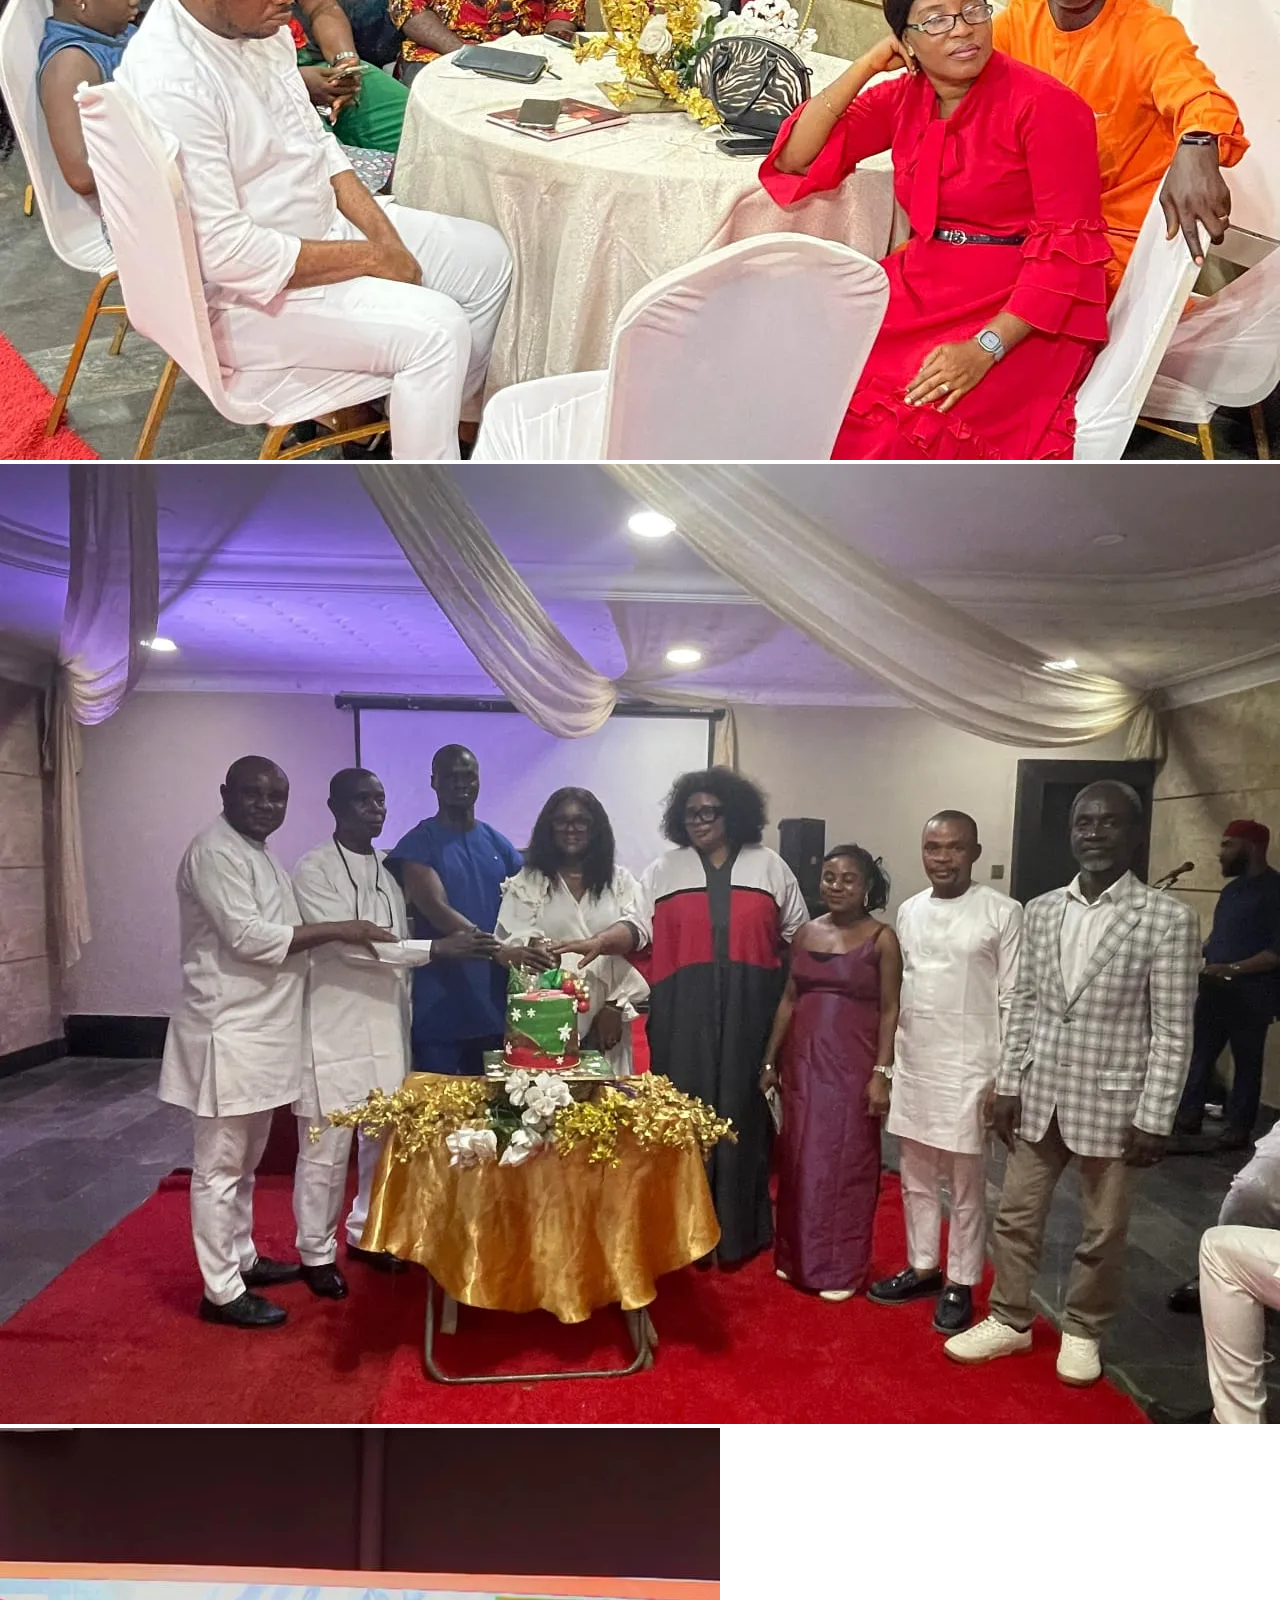
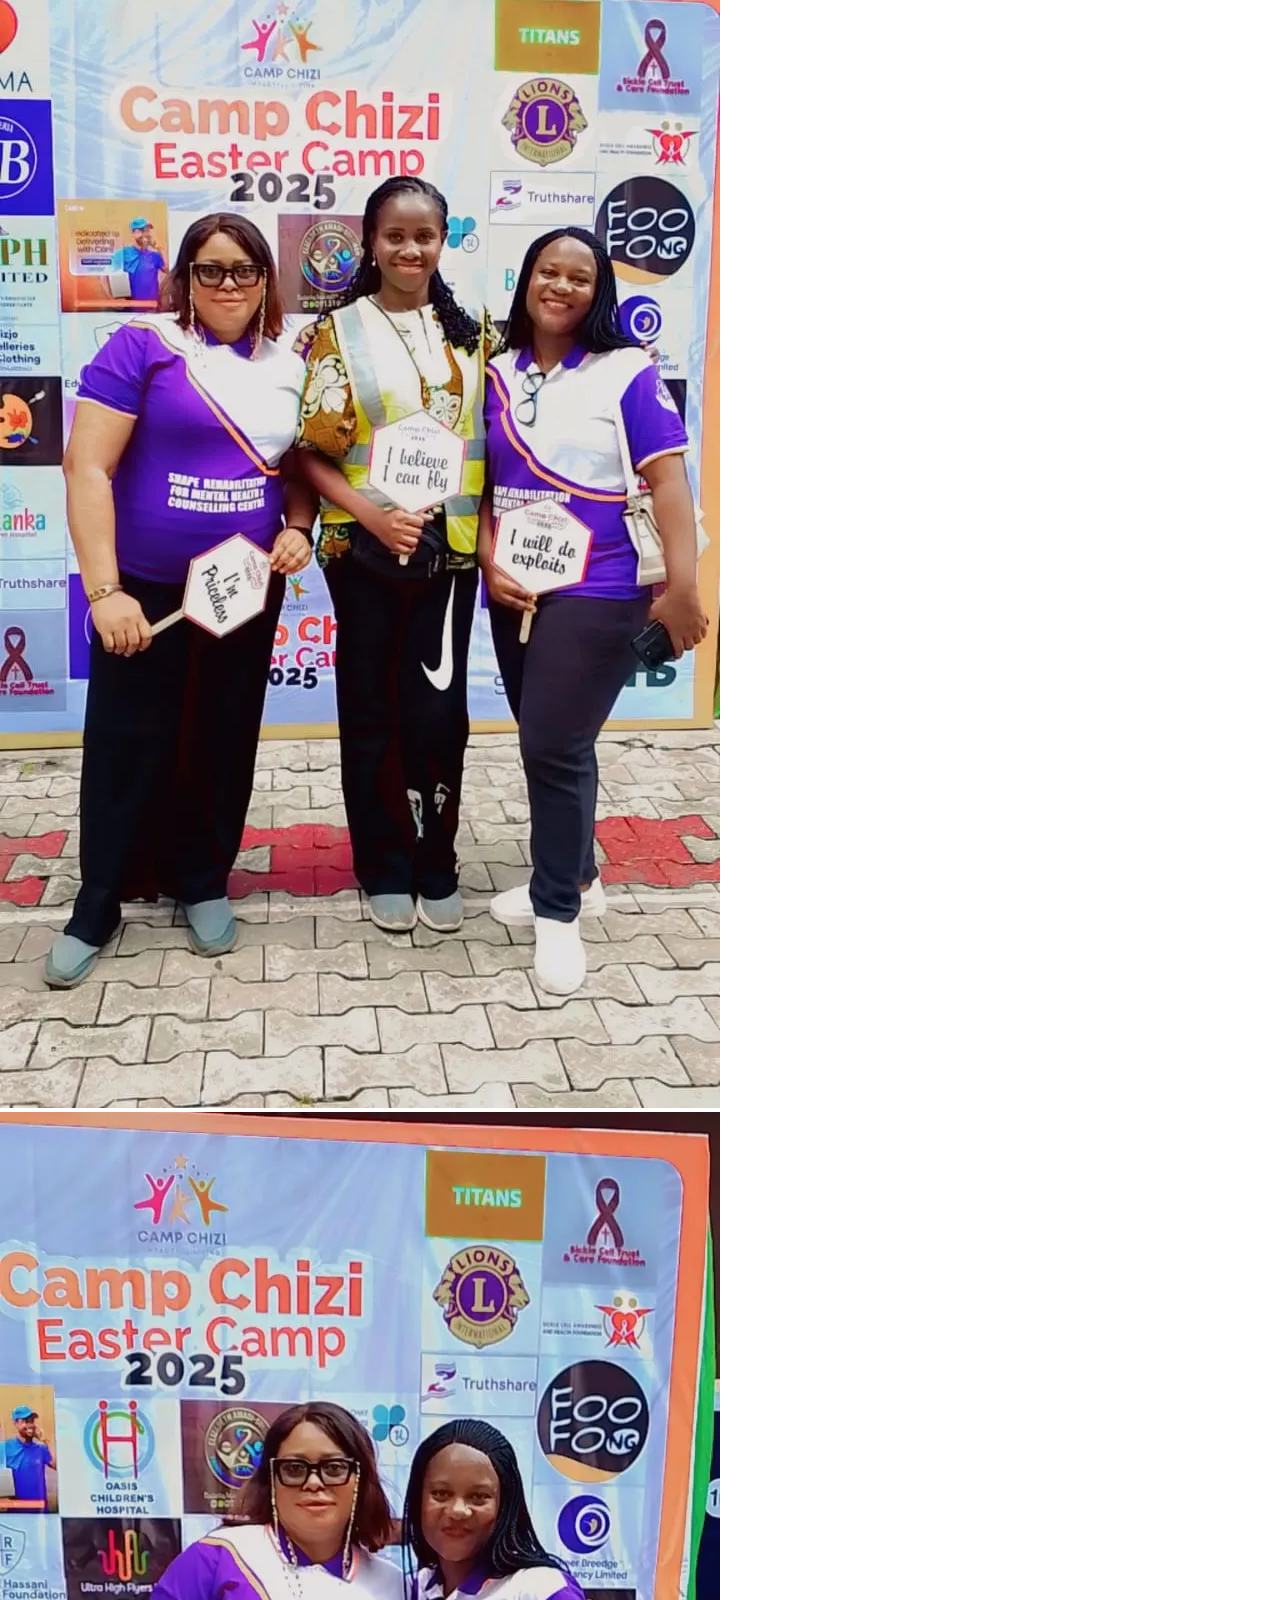
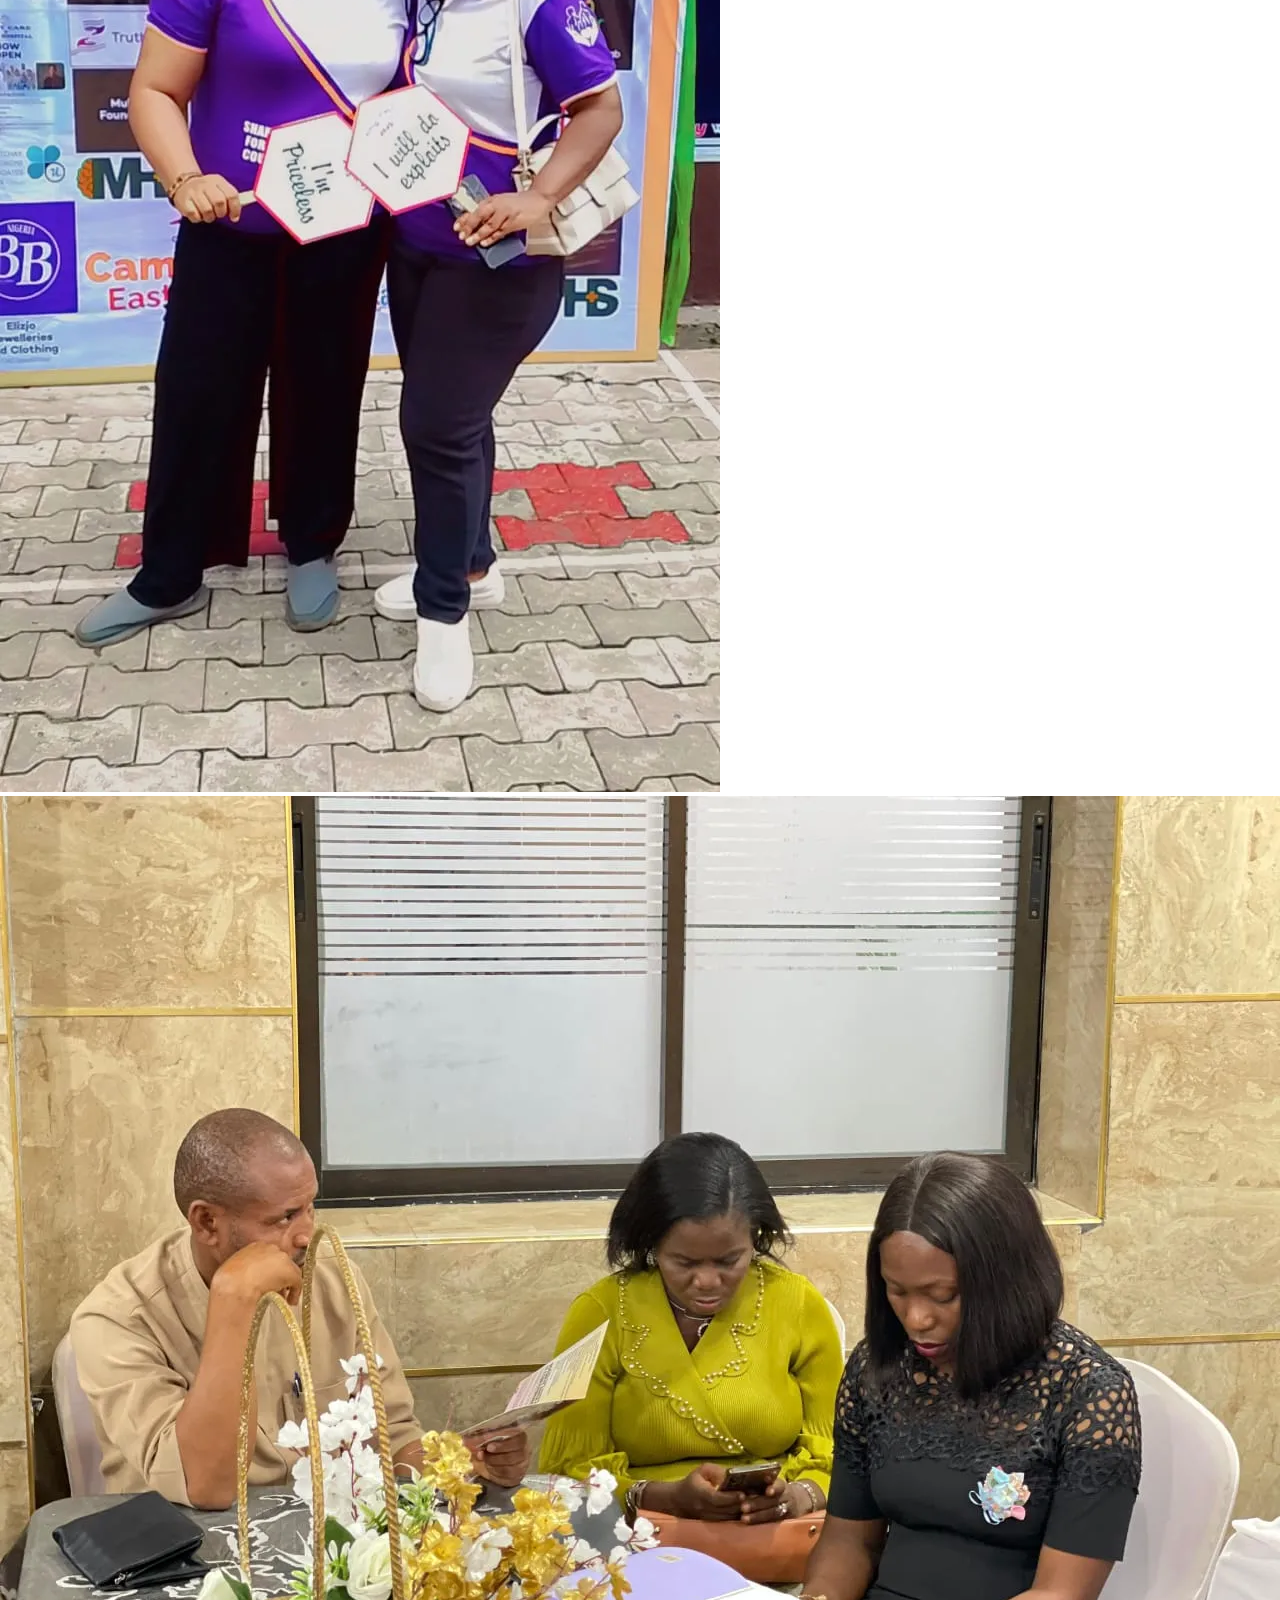
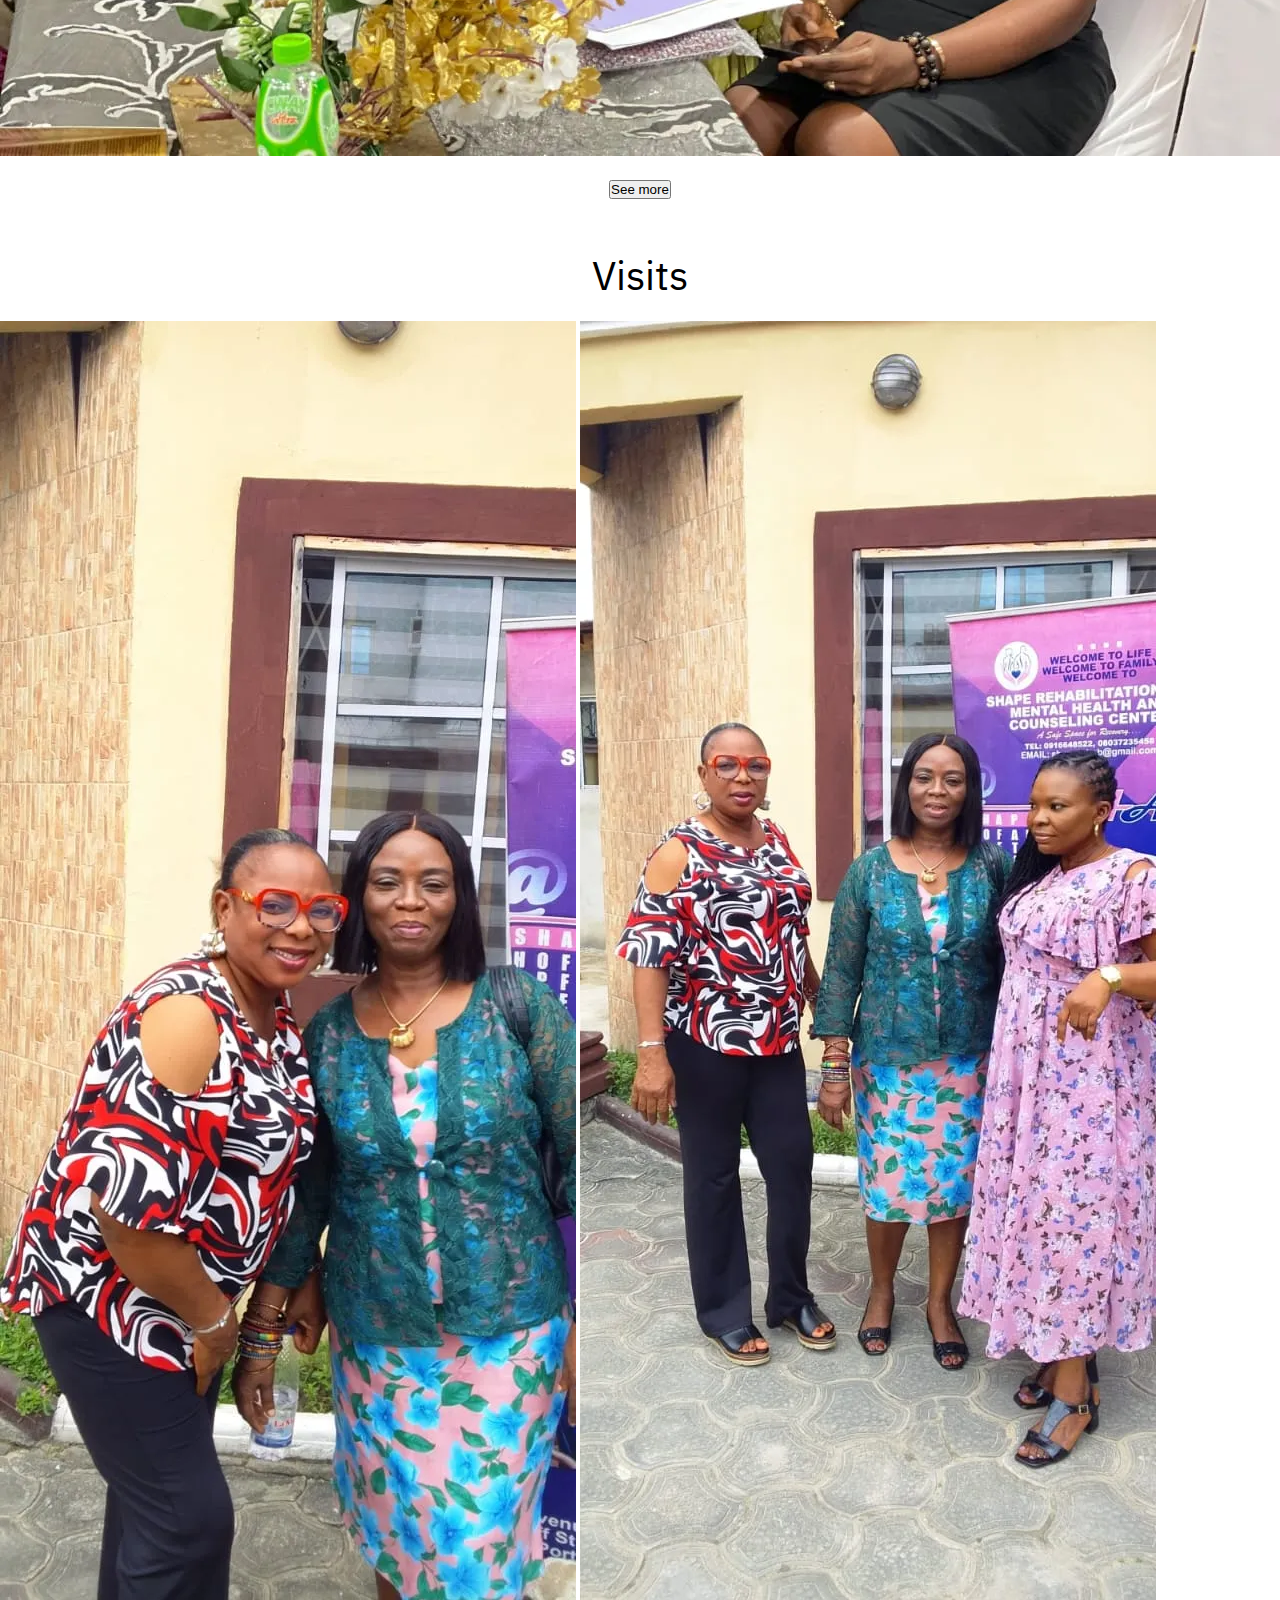
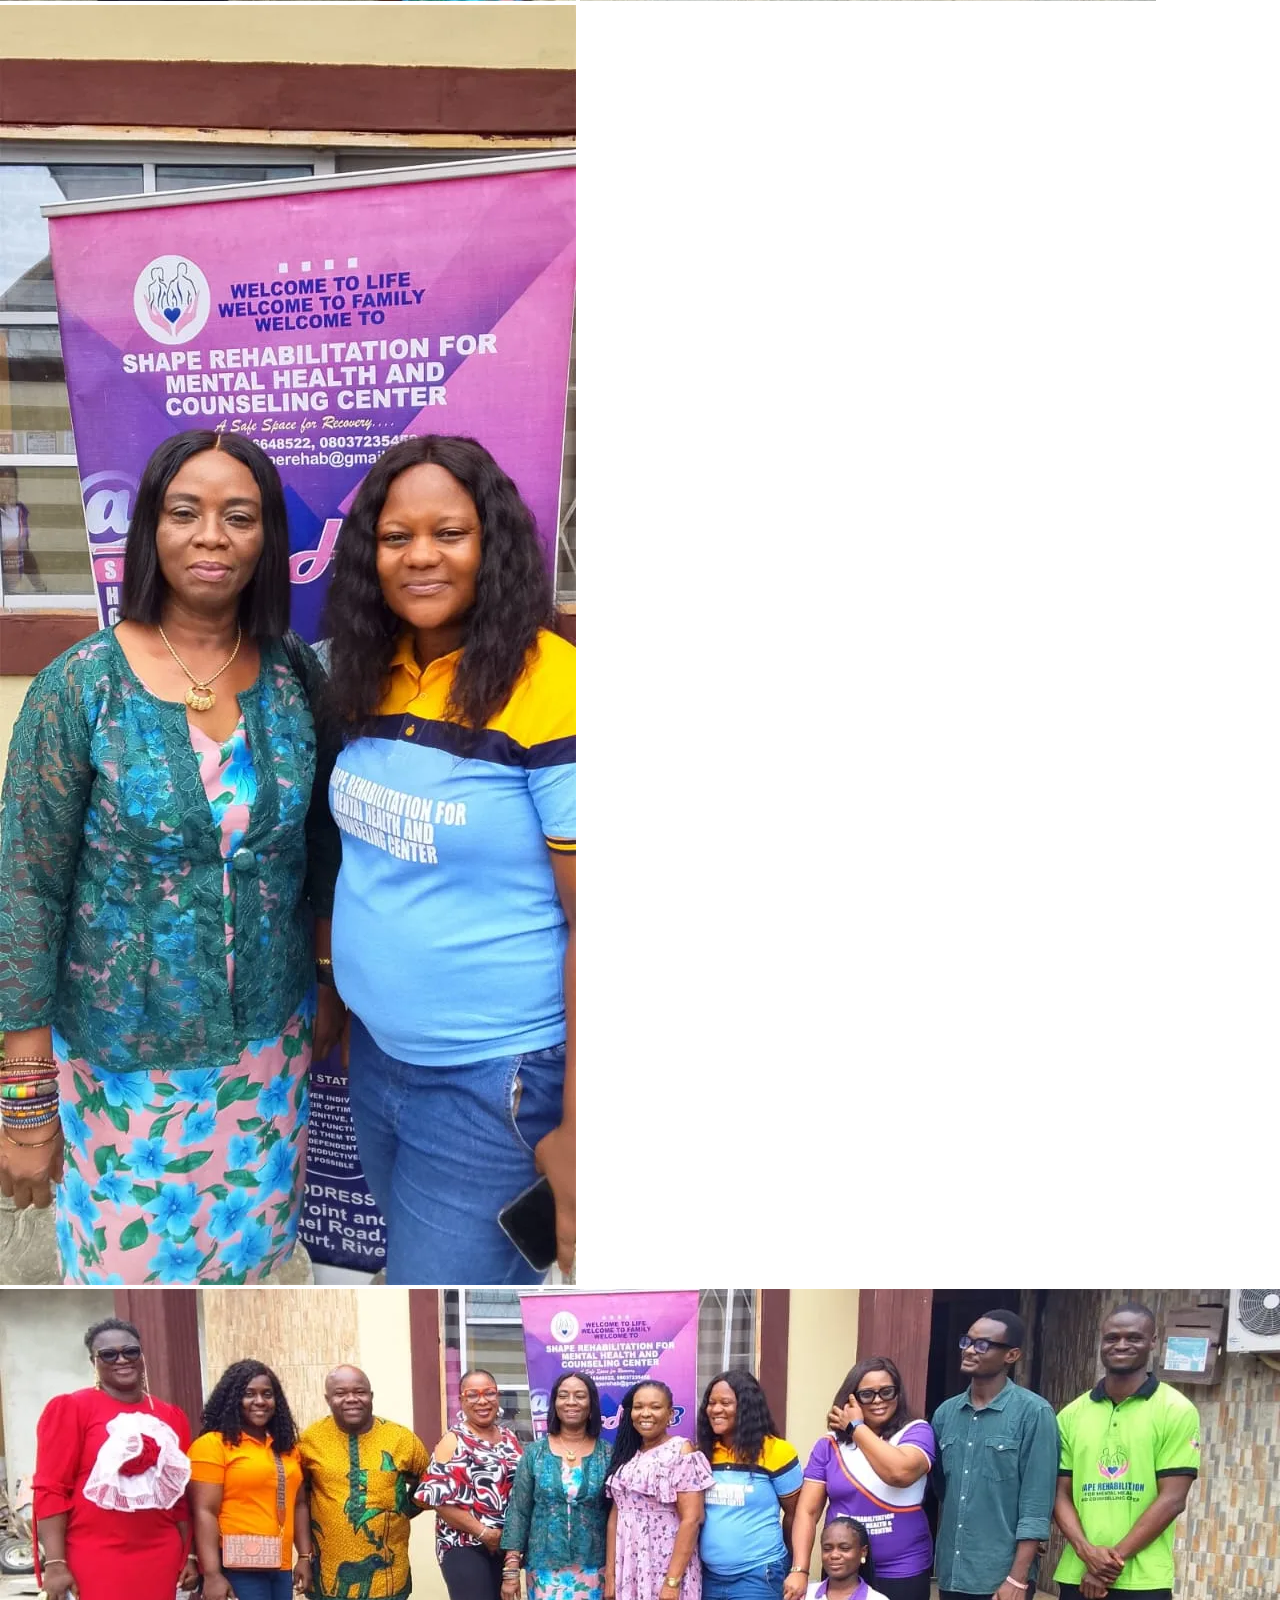
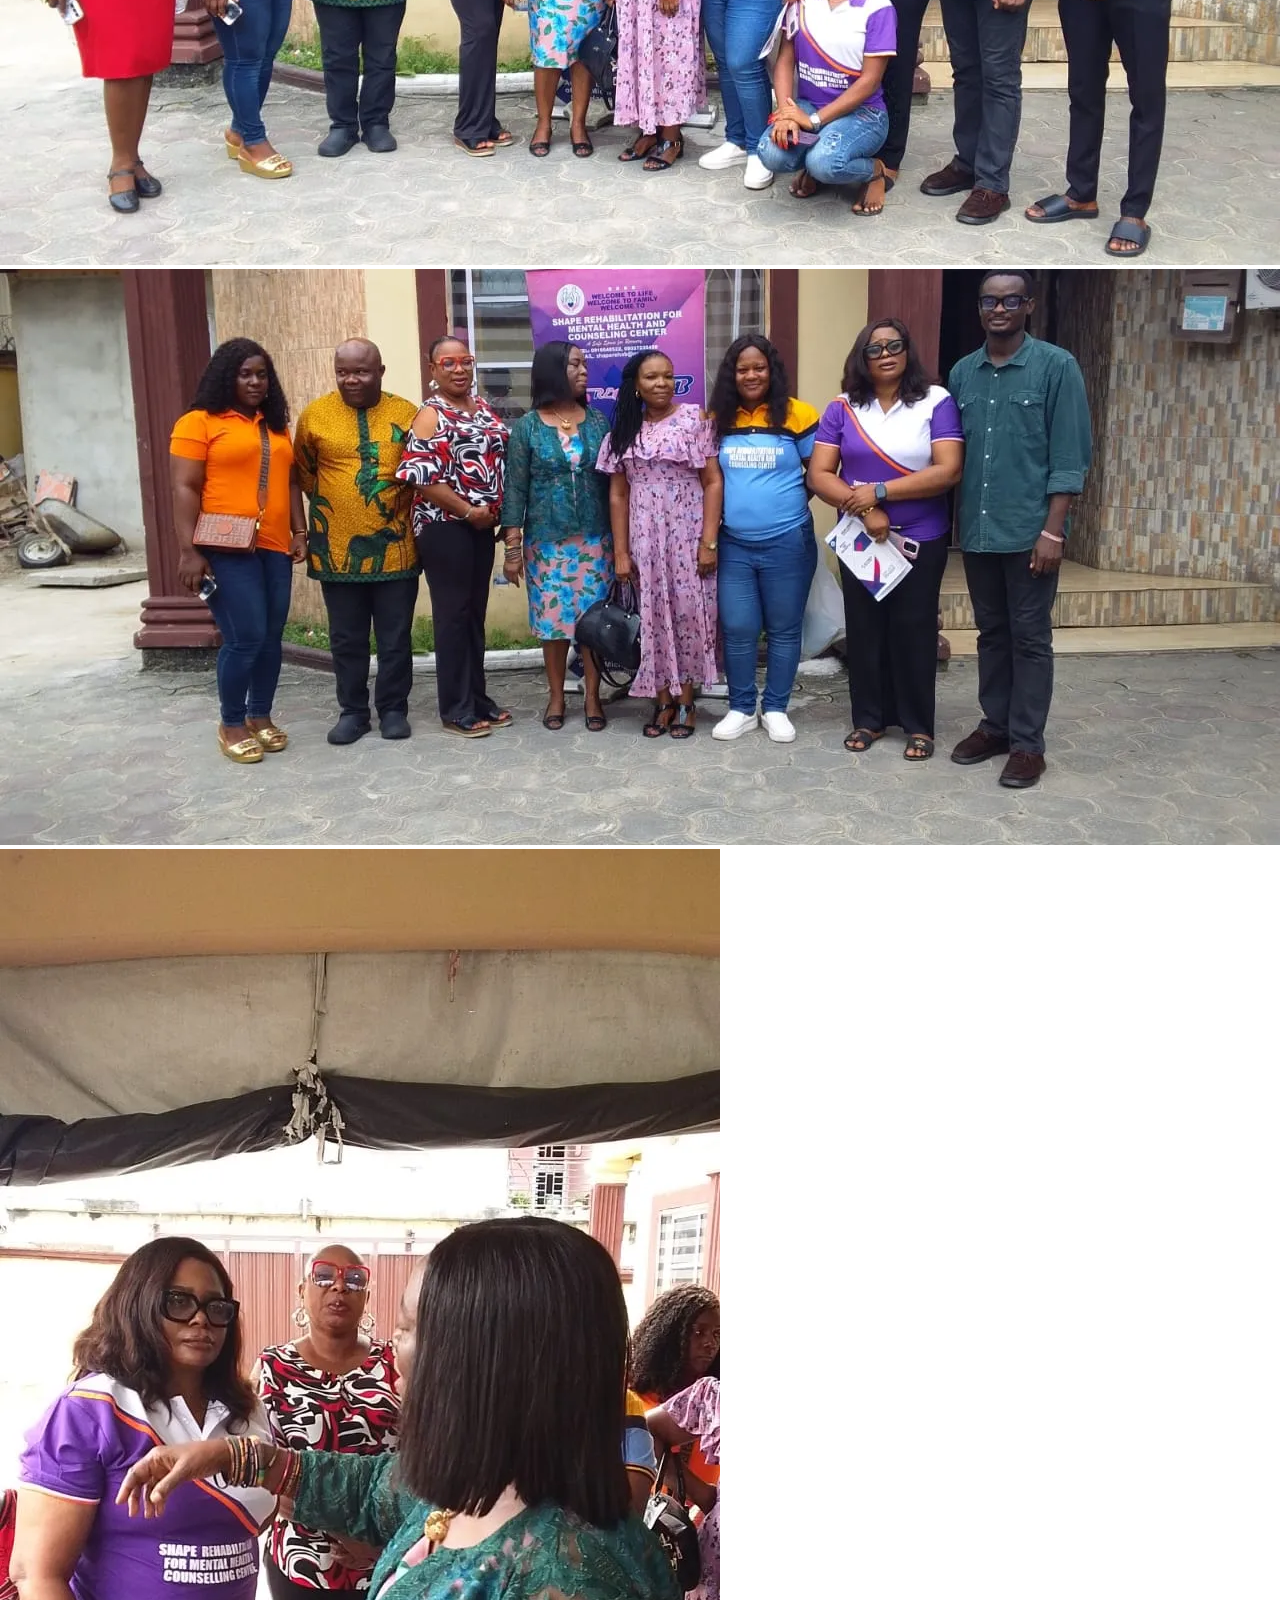
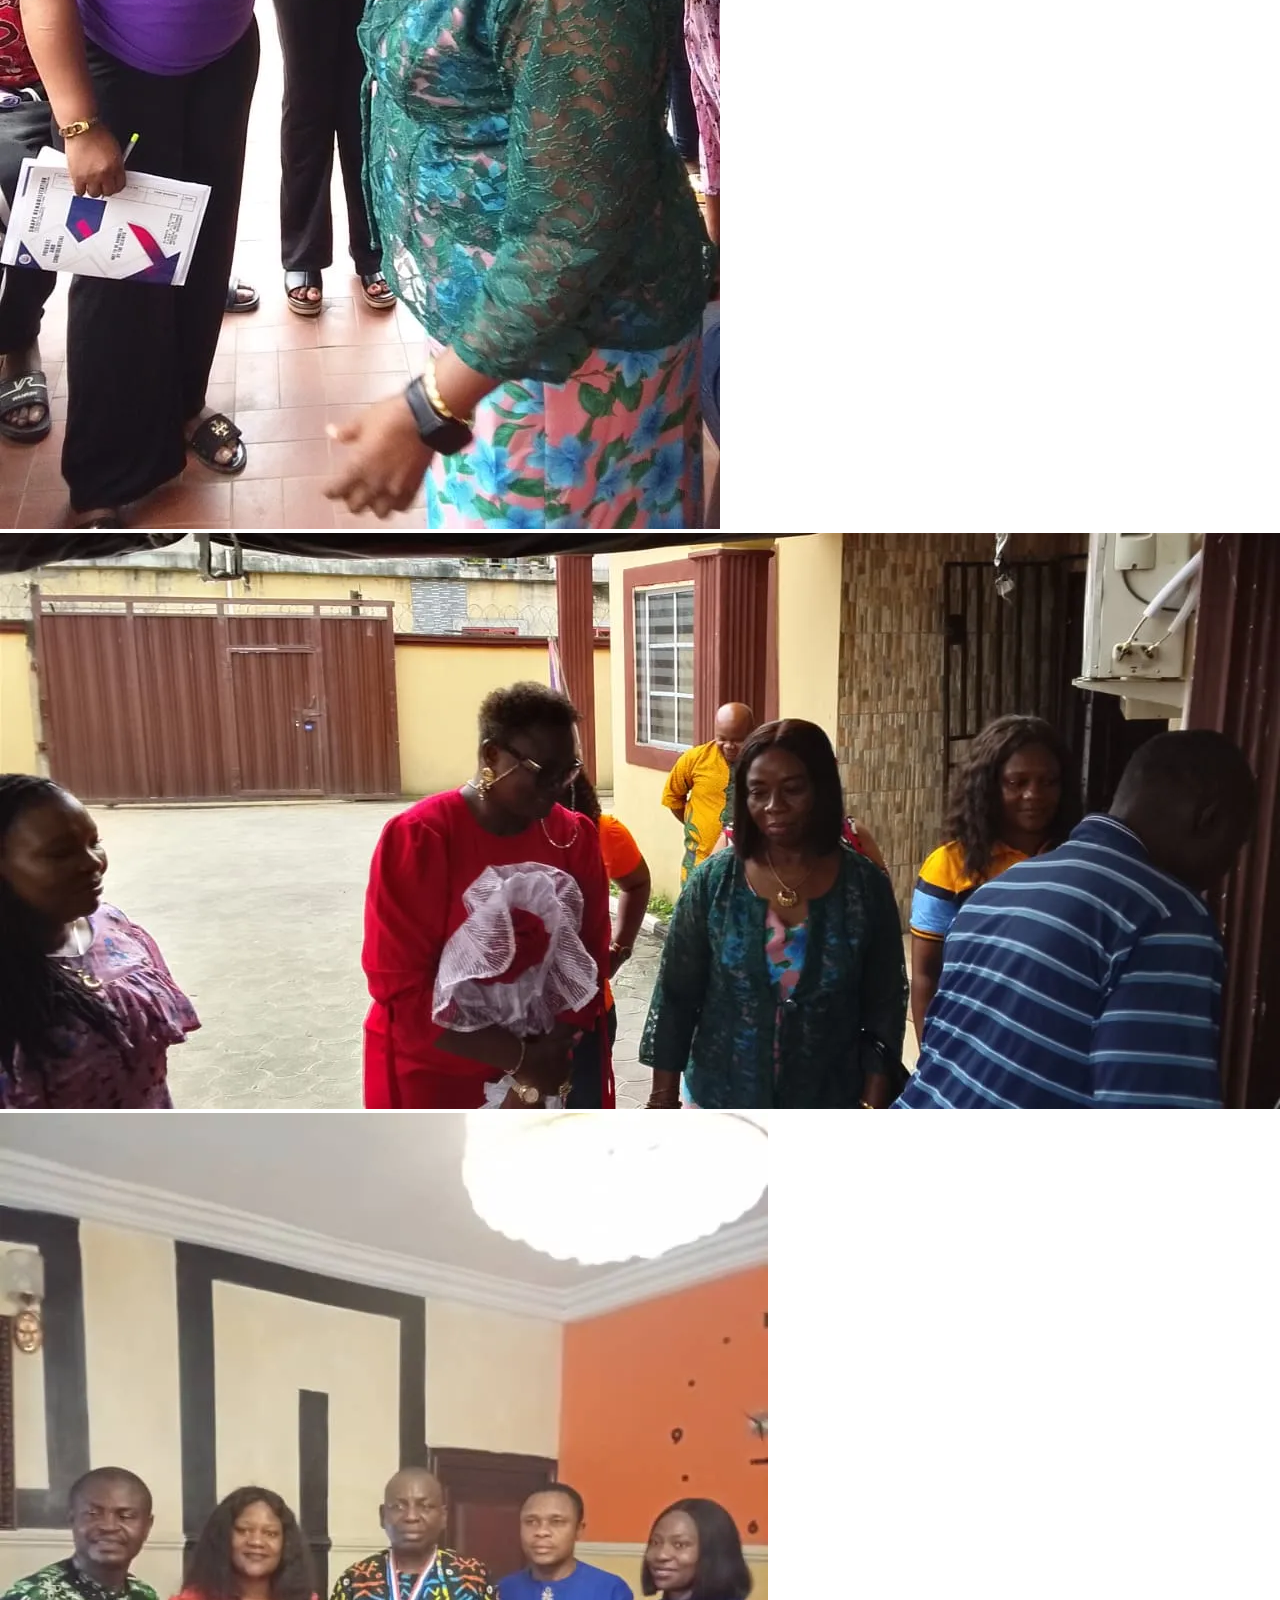
<file: gallery/gallery.html>
<!DOCTYPE html>
<html lang="en">

<head>
  <meta charset="UTF-8">
  <meta name="viewport" content="width=device-width, initial-scale=1.0">
  <title>Gallery</title>
  <link rel="icon" type="image/x-icon" href="/images/logo.png">
  <link rel="stylesheet" href="/font-awesome/css/font-awesome.min.css">
  <link rel="preconnect" href="https://fonts.googleapis.com">
  <link rel="preconnect" href="https://fonts.gstatic.com" crossorigin>
  <link
    href="https://fonts.googleapis.com/css2?family=Arapey:ital@0;1&family=IBM+Plex+Sans:ital,wght@0,100..700;1,100..700&display=swap"
    rel="stylesheet">
  <link rel="stylesheet" href="/glightbox-3.3.0/dist/css/glightbox.min.css">
  <link rel="stylesheet" href="gallery.css">
</head>

<body>

  <a href="https://wa.me/+2348101527014" target="_blank" class="fixed-whatsapp">
    <i class="fa fa-whatsapp"></i>
  </a>

  <!-- NAVIGATION -->

  <nav id="nav">
    <div class="logo">
      <img src="/images/logo.png" onclick="home()" alt="Logo" width="45px" height="45px">
    </div>

    <div class="nav-mid">
      <a href="/index.html" class="home">Home</a>
      <a href="/about/about.html">About us</a>
      <a href="/gallery/gallery.html">Gallery</a>
      <a href="/faq/faq.html">FAQs</a>
      <a href="/testimonial/testimonial.html">Testimonial</a>
    </div>

    <div class="nav-right">
      <a href="/contact/contact.html"> Contact </a>
      <button class="menu" onclick="openMenu()"><i class="fa fa-bars"></i></button>
    </div>
  </nav>

  <div class="mobile-menu" id="menuDisplay">

    <button onclick="closeMenu()" class="close"><i class="fa fa-close"></i></button>

    <a href="/index.html">Home</a>
    <a href="/about/about.html">About us</a>
    <a href="/gallery/gallery.html">Gallery</a>
    <a href="/contact/contact.html">Contact us</a>
    <a href="/testimonial/testimonial.html">Testimonial</a>
    <a href="/faq/faq.html">FAQs</a>
  </div>

  <div class="text">
    <h1 data-aos="zoom-out-down">A Space Designed for Healing, Growth, and Recovery</h1>

    <p data-aos="fade-down">Explore moments that reflect our commitment to compassionate care, personalized
      rehabilitation, and supportive
      environments where individuals feel safe, empowered, and encouraged to thrive.</p>
  </div>

  <div class="events">

    <!-- EVENTS -->
    <div class="event1">
      <h2>Events</h2>

      <div class="e1-grid">
        <img src="/images/e1.webp" class="glightbox">
        <img src="/images/e2.webp" class="glightbox">
        <img src="/images/e3.webp" class="glightbox">
        <img src="/images/e4.webp" class="glightbox">
        <img src="/images/e5.webp" class="glightbox">
        <img src="/images/e6.webp" class="glightbox">

        <!-- SEE MORE -->
        <img src="/images/aw-5.webp" class="glightbox sm1">
        <img src="/images/aw-8.webp" class="glightbox sm1">
        <img src="/images/e7.webp" class="glightbox" id="sm1">
      </div>

      <button id="seeMoreBtn1" onclick="seeMore()">See more</button>
    </div>

    <!-- VISITS -->
    <div class="event1">
      <h2>Visits</h2>

      <div class="e1-grid">
        <img src="/images/vs-1.webp" class="glightbox">
        <img src="/images/vs-2.webp" class="glightbox">
        <img src="/images/vs-3.webp" class="glightbox">
        <img src="/images/vs-4.webp" class="glightbox">
        <img src="/images/vs-5.webp" class="glightbox">
        <img src="/images/vs-6.webp" class="glightbox">

        <!-- SEE MORE -->
        <img src="/images/vs-7.webp" class="glightbox visit-sm">
        <img src="/images/vs-8.webp"
          data-description="Shape Rehab Team Award Prof. J. B. Kinanee with Award of Award in Excellent in Mentorship"
          class="glightbox visit-sm">
        <img src="/images/vs-9.webp" class="glightbox visit-sm">
        <img src="/images/vs-11.webp" class="glightbox visit-sm">
      </div>

      <button id="seeMoreBtn2" onclick="seeMore2()">See more</button>
    </div>

    <!-- AEROBICS -->
    <div class="event1 special">
      <h2>
        Aerobics
      </h2>

      <div class="e1-grid">
        <img src="/images/exercise-new.jpeg" class="glightbox">
      </div>
    </div>

    <!-- SPECIAL VISITS -->
    <div class="event1 special">
      <h2>
        Special Visit
        <p>We welcomed a rep. of the chief of staff to the Minister of Interior on the 1st of December, 2025.</p>
      </h2>

      <div class="e1-grid">
        <img src="/images/chief-of-min.webp" class="glightbox">
        <img src="/images/chief-of-min2.webp" class="glightbox">
        <img src="/images/chief-of-min3.webp" class="glightbox">
      </div>
    </div>

    <div class="event1 special">
      <h2>
        Special Visit
        <p>We welcomed the medical Director of the Neuro-Psychiatric Hospital, Rumuigbo on 18th of June, 2025.</p>
      </h2>

      <div class="e1-grid">
        <img src="/images/medical-1.webp" style="object-position: top center;" class="glightbox">
        <img src="/images/medical-2.webp" style="object-position: top center;" class="glightbox">
      </div>
    </div>

    <div class="event1 special">
      <h2>
        Special Visit
        <p>On Monday July 14th, Prof. J. B. Kinanee, the former Vice Chancellor of Ignatius Ajuru University visited the
          facility for inspection.</p>
      </h2>

      <div class="e1-grid">
        <img src="/images/vc-2.webp" class="glightbox">
        <img src="/images/vc-1.webp" class="glightbox">
        <img src="/images/vc-3.webp" class="glightbox">
        <img src="/images/vc-4.webp" class="glightbox" style="object-position: top center;">
        <img src="/images/vc-5.webp" class="glightbox">
      </div>
    </div>

    <div class="event1 special">
      <h2>
        Special Visit
        <p>Shape Rehab team conducted an awareness campaign at Nigeria Police, Iwofe Division on Friday, 29th of August,
          2025.</p>
      </h2>

      <div class="e1-grid">
        <img src="/images/pl-1.webp" class="glightbox">
        <img src="/images/pl-2.webp" class="glightbox">
        <img src="/images/pl-3.webp" class="glightbox">
      </div>
    </div>

    <div class="event1 special">
      <h2>
        Special Visit
        <p>Advocacy to Precious Seed School on 10th of October, 2026 in Commemoration of Word Mental Health day</p>
      </h2>

      <div class="e1-grid">
        <img src="/images/ad-4.webp" style="object-position: top;" class="glightbox">
        <img src="/images/ad-6.jpeg" class="glightbox">
      </div>
    </div>

    <div class="event1 special">
      <h2>
        Special Visit
        <p>Advocacy visit to CSS OKORO NU-ORDO in Commemoration of Word Mental Health Day on 9th of Oct. 2025</p>
      </h2>

      <div class="e1-grid">
        <img src="/images/ok-1.webp" style="object-position: top;" class="glightbox">
        <img src="/images/ok-2.webp" class="glightbox">
        <img src="/images/ok-3.webp" class="glightbox">
      </div>
    </div>

    <div class="event1 special">
      <h2>
        Special Visit
        <p>Session held by Intern students from Ignatius Ajuru University</p>
      </h2>

      <div class="e1-grid">
        <img src="/images/ad2-new.jpeg" class="glightbox">
      </div>
    </div>

    <div class="event1 special">
      <h2>
        Special Visit
        <p>Session with Parents and Friends in Commemoration of Word Mental Health Day on 12th of Oct. Themed: Let's fix
          it together.</p>
      </h2>

      <div class="e1-grid">
        <img src="/images/parents-new1.jpeg" style="object-position: center;" class="glightbox">
        <img src="/images/parents-new2.jpeg" style="object-position: center;" class="glightbox">
      </div>
    </div>

    <div class="event1 special">
      <h2>
        Special Visit
        <p>Advocacy visit to St. Michael Comprehensive secondary in commemoration of Word Mental Health Day, 10th
          October, 2025.</p>
      </h2>

      <div class="e1-grid">
        <img src="/images/vs-15.webp" class="glightbox">
        <img src="/images/vs-16.webp" class="glightbox">
        <img src="/images/vs-17.webp" class="glightbox">
        <img src="/images/vs-18.webp" class="glightbox">
      </div>
    </div>

    <div class="event1 special">
      <h2>
        Special Visit
        <p>Sections with client and friends in Commemoration of International Day against drug/substance abuse on 26th
          June, 2025.</p>
      </h2>

      <div class="e1-grid">
        <img src="/images/vs-12.webp" style="object-position: top;" class="glightbox">
        <img src="/images/vs-13.webp" class="glightbox">
      </div>
    </div>

    <div class="event1 special">
      <h2>
        Break free session
      </h2>

      <div class="e1-grid">
        <img src="/images/online.webp" class="glightbox">
      </div>
    </div>

    <div class="event1 special">
      <h2>
        Counselling Session
      </h2>

      <div class="e1-grid">
        <img src="/images/ad-1.webp" style="object-position: center;" class="glightbox">
        <img src="/images/ad2-new.jpeg" style="object-position:  center;" class="glightbox">
      </div>
    </div>

    <!-- FACIITIES -->
    <div class="event1">
      <h2>Facility</h2>

      <div class="e1-grid">
        <img src="/images/fac1.jpeg" class="glightbox">
        <img src="/images/fac2.jpeg" class="glightbox">
        <img src="/images/fac3.jpeg" class="glightbox">
        <img src="/images/fac7.jpeg" class="glightbox">
        <img src="/images/bed1.jpeg" class="glightbox">
        <img src="/images/fac6.jpeg" class="glightbox">

        <!-- SEE MORE -->
        <img src="/images/bed2.jpeg" class="glightbox aw-sm">
        <img src="/images/bed3.jpeg" class="glightbox aw-sm">
      </div>

      <button id="seeMoreBtn4" onclick="seeMore4()">See more</button>
    </div>

    <!-- AWARDS -->
    <div class="event1">
      <h2>Awards</h2>

      <div class="e1-grid">
        <div class="img-wrap">
          <img src="/images/aw-2.webp" class="glightbox"
            data-description="Best Worker of the Year Award given to Hon. Godsplan Gift during our 2025 end of year/award night.">
          <div class="img-overlay">
            Best Staff of the Year Award 2025: Hon. Godsplan Gift
          </div>
        </div>
        <div class="img-wrap">
          <img src="/images/aw-15.webp" class="glightbox"
            data-description="Change Maker Award given to Hon. Elemchukwu Ogbowu during our 2025 end of year/award night">
          <div class="img-overlay">
            Change Maker Award 2025: Hon. Elemchukwu Ogbowu
          </div>
        </div>
        <div class="img-wrap">
          <img src="/images/aw-3.webp" class="glightbox">
          <div class="img-overlay">
            Award in Client Relation: Oludi Gift
          </div>
        </div>
        <div class="img-wrap">
          <img src="/images/aw-10.webp" class="glightbox "
            data-description="Humanitarian Service Award given in rep.of Hon Mina TAMUNO Williams during our 2025 end of year/award night">

          <div class="img-overlay">
            Meritorious Service Award In Oil and Gas 2025: Charles Yeri
          </div>
        </div>

        <div class="img-wrap">
          <img src="/images/aw-16.webp" class="glightbox "
            data-description="Humanitarian Service Award given to Hon. Victor Tulutu Briggs during our 2025 end of year/award night">

          <div class="img-overlay">
            Humanitarian Service Award 2025: Hon. Victor Tulutu Briggs
          </div>
        </div>

        <div class="img-wrap">
          <img src="/images/aw-14.webp" class="glightbox"
            data-description="Best Care Giver of the Year, 2025 given to Nurse Blessing Bright">

          <div class="img-overlay">
            Best Care Giver 2025: Nurse Blessing Bright
          </div>
        </div>

        <!-- SEE MORE -->

        <img src="/images/aw-9.webp" class="glightbox aw-sm">
        <div class="img-wrap">
          <img src="/images/aw-11.webp" class="glightbox aw-sm">
          <div class="img-overlay">
            Mina Tamuno Williams
          </div>
        </div>
        <img src="/images/aw-12.webp" class="glightbox aw-sm">
        <img src="/images/aw-13.webp" class="glightbox aw-sm">
      </div>

      <button id="seeMoreBtn4" onclick="seeMore4()">See more</button>
    </div>

  </div>


  </div>

  <!-- FOOTER -->

  <footer>
    <div class="foot-left">
      <img src="/images/logo-removebg-preview.png" onclick="home()" alt="Logo" width="50px">
      <p>Shape Rehablitation</p>
    </div>

    <div class="foot-right">
      <a href="#">
        <i class="fa fa-twitter"></i>
      </a>
      <a href="#">
        <i class="fa fa-instagram"></i>
      </a>
      <a href="#">
        <i class="fa fa-telegram"></i>
      </a>
      <a href="#">
        <i class="fa fa-facebook"></i>
      </a>
      <a href="#">
        <i class="fa fa-linkedin"></i>
      </a>
    </div>
  </footer>

</body>
<script src="/glightbox-3.3.0/dist/js/glightbox.min.js"></script>
<script src="gallery.js"></script>


</html>
</file>
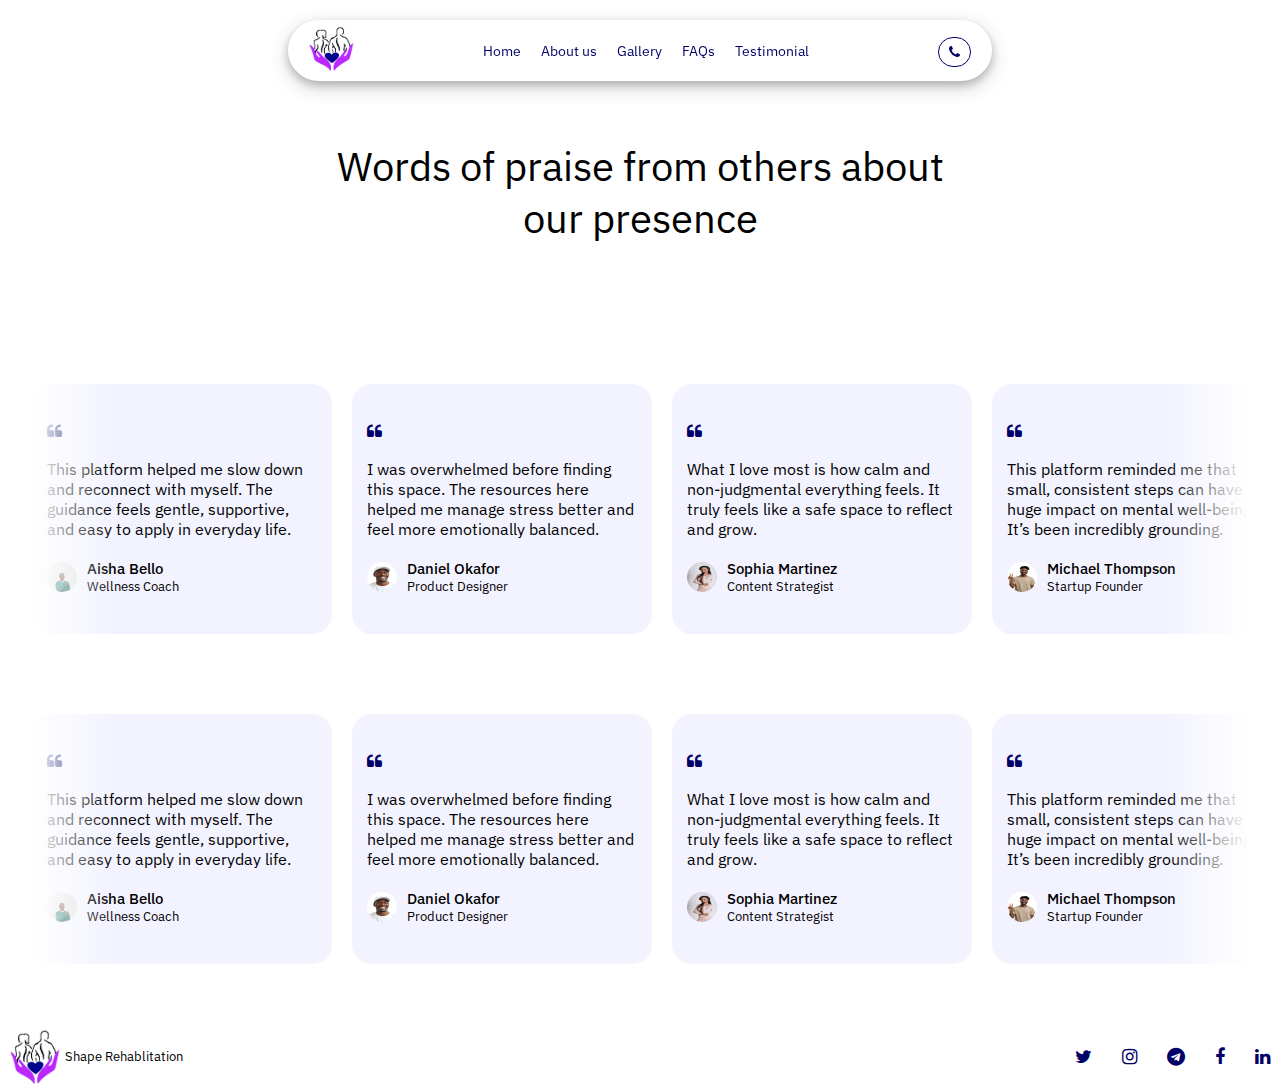
<file: testimonial/testimonial.html>
<!DOCTYPE html>
<html lang="en">

<head>
  <meta charset="UTF-8">
  <meta name="viewport" content="width=device-width, initial-scale=1.0">
  <title>About Us</title>
  <link rel="stylesheet" href="testimonial.css">
  <link rel="stylesheet" href="/font-awesome/css/font-awesome.min.css">
  <link rel="preconnect" href="https://fonts.googleapis.com">
  <link rel="preconnect" href="https://fonts.gstatic.com" crossorigin>
  <link
    href="https://fonts.googleapis.com/css2?family=Arapey:ital@0;1&family=IBM+Plex+Sans:ital,wght@0,100..700;1,100..700&display=swap"
    rel="stylesheet">
  <link rel="stylesheet" href="/aos-master/dist/aos.css">
</head>

<body>

  <!-- NAVIGATION -->

  <nav>
    <div class="logo">
      <img src="/images/logo.png" onclick="home()" alt="Logo" width="45px" height="45px">
    </div>

    <div class="nav-mid">
      <a href="/index.html" class="home">Home</a>
      <a href="/about/about.html">About us</a>
      <a href="/gallery/gallery.html">Gallery</a>
      <a href="/faq/faq.html">FAQs</a>
      <a href="#">Testimonial</a>
    </div>

    <div class="nav-right">
      <a href="/contact/contact.html"> <i class="fa fa-phone"></i></a>
      <button class="menu" onclick="openMenu()"><i class="fa fa-bars"></i></button>
    </div>
  </nav>

  <div class="mobile-menu" id="menuDisplay">

    <button onclick="closeMenu()" class="close"><i class="fa fa-close"></i></button>

    <a href="/index.html">Home</a>
    <a href="/about/about.html">About us</a>
    <a href="/gallery/gallery.html">Gallery</a>
    <a href="/contact/contact.html">Contact us</a>
    <a href="#">Testimonial</a>
    <a href="/faq/faq.html">FAQs</a>
  </div>

  <div class="testimonial-text">
    <h1>Words of praise from others about our presence</h1>
  </div>

  <div class="main-testimonial">

    <div class="mt-top">
      <div class="mt-track left">

        <div class="mt">
          <i class="fa fa-quote-left"></i>

          <div class="message">
            This platform helped me slow down and reconnect with myself. The guidance feels gentle, supportive, and easy
            to apply in everyday life.
          </div>

          <div class="user">
            <img src="/images/rev1.jpg" alt="Reviewer" width="30px" height="30px">
            <div>
              <h2 class="name">Aisha Bello</h2>
              <p>Wellness Coach</p>
            </div>
          </div>
        </div>

        <div class="mt">
          <i class="fa fa-quote-left"></i>

          <div class="message">
            I was overwhelmed before finding this space. The resources here helped me manage stress better and feel more
            emotionally balanced.
          </div>

          <div class="user">
            <img src="/images/rev2.jpg" alt="Reviewer" width="30px" height="30px">
            <div>
              <h2 class="name">Daniel Okafor</h2>
              <p>Product Designer</p>
            </div>
          </div>
        </div>

        <div class="mt">
          <i class="fa fa-quote-left"></i>

          <div class="message">
            What I love most is how calm and non-judgmental everything feels. It truly feels like a safe space to
            reflect
            and grow.
          </div>

          <div class="user">
            <img src="/images/rev6.jpg" alt="Reviewer" width="30px" height="30px">
            <div>
              <h2 class="name">Sophia Martinez</h2>
              <p>Content Strategist</p>
            </div>
          </div>
        </div>

        <div class="mt">
          <i class="fa fa-quote-left"></i>

          <div class="message">
            This platform reminded me that small, consistent steps can have a huge impact on mental well-being. It’s
            been
            incredibly grounding.
          </div>

          <div class="user">
            <img src="/images/rev3.jpg" alt="Reviewer" width="30px" height="30px">
            <div>
              <h2 class="name">Michael Thompson</h2>
              <p>Startup Founder</p>
            </div>
          </div>
        </div>

        <div class="mt">
          <i class="fa fa-quote-left"></i>

          <div class="message">
            I appreciate how accessible and easy everything is. Even on busy days, I can find something helpful and
            calming here.
          </div>

          <div class="user">
            <img src="/images/rev7.jpg" alt="Reviewer" width="30px" height="30px">
            <div>
              <h2 class="name">Grace Williams</h2>
              <p>HR Manager</p>
            </div>
          </div>
        </div>

        <div class="mt">
          <i class="fa fa-quote-left"></i>

          <div class="message">
            This has become part of my daily routine. It helps me stay mindful, focused, and more emotionally aware.
          </div>

          <div class="user">
            <img src="/images/rev4.jpg" alt="Reviewer" width="30px" height="30px">
            <div>
              <h2 class="name">Oluwaseun Adeyemi</h2>
              <p>Software Developer</p>
            </div>
          </div>
        </div>

        <div class="mt">
          <i class="fa fa-quote-left"></i>

          <div class="message">
            I didn’t realize how much mental clarity I was missing until I started using these resources. It’s been a
            refreshing experience.
          </div>

          <div class="user">
            <img src="/images/rev8.jpg" alt="Reviewer" width="30px" height="30px">
            <div>
              <h2 class="name">Emily Carter</h2>
              <p>Marketing Consultant</p>
            </div>
          </div>
        </div>

        <div class="mt">
          <i class="fa fa-quote-left"></i>

          <div class="message">
            The content feels thoughtful and intentional. It encourages self-awareness without pressure or unrealistic
            expectations.
          </div>

          <div class="user">
            <img src="/images/rev5.jpg" alt="Reviewer" width="30px" height="30px">
            <div>
              <h2 class="name">Khalid </h2>
              <p>Business Analyst</p>
            </div>
          </div>
        </div>

        <div class="mt">
          <i class="fa fa-quote-left"></i>

          <div class="message">
            This platform helped me understand my emotions better and respond to challenges with more calm and
            confidence.
          </div>

          <div class="user">
            <img src="/images/rev9.jpg" alt="Reviewer" width="30px" height="30px">
            <div>
              <h2 class="name">Natalie Brown</h2>
              <p>Community Manager</p>
            </div>
          </div>
        </div>

        <div class="mt">
          <i class="fa fa-quote-left"></i>

          <div class="message">
            I love how practical and realistic the guidance is. It fits easily into real life, not just ideal
            situations.
          </div>

          <div class="user">
            <img src="/images/rev11.jpg" alt="Reviewer" width="30px" height="30px">
            <div>
              <h2 class="name">Samuel Johnson</h2>
              <p>Operations Lead</p>
            </div>
          </div>
        </div>

        <div class="mt">
          <i class="fa fa-quote-left"></i>

          <div class="message">
            The supportive tone makes a huge difference. It feels like you’re being guided, not instructed.
          </div>

          <div class="user">
            <img src="/images/rev10.jpg" alt="Reviewer" width="30px" height="30px">
            <div>
              <h2 class="name">Zainab Ahmed</h2>
              <p>Public Relations Specialist</p>
            </div>
          </div>
        </div>

        <div class="mt">
          <i class="fa fa-quote-left"></i>

          <div class="message">
            This space has helped me become more intentional about my mental health and emotional well-being.
          </div>

          <div class="user">
            <img src="/images/rev12.jpg" alt="Reviewer" width="30px" height="30px">
            <div>
              <h2 class="name">Jonathan Lee</h2>
              <p>Creative Director</p>
            </div>
          </div>
        </div>


        <!-- duplicate -->

        <div class="mt">
          <i class="fa fa-quote-left"></i>

          <div class="message">
            This platform helped me slow down and reconnect with myself. The guidance feels gentle, supportive, and easy
            to apply in everyday life.
          </div>

          <div class="user">
            <img src="/images/rev1.jpg" alt="Reviewer" width="30px" height="30px">
            <div>
              <h2 class="name">Aisha Bello</h2>
              <p>Wellness Coach</p>
            </div>
          </div>
        </div>

        <div class="mt">
          <i class="fa fa-quote-left"></i>

          <div class="message">
            I was overwhelmed before finding this space. The resources here helped me manage stress better and feel more
            emotionally balanced.
          </div>

          <div class="user">
            <img src="/images/rev2.jpg" alt="Reviewer" width="30px" height="30px">
            <div>
              <h2 class="name">Daniel Okafor</h2>
              <p>Product Designer</p>
            </div>
          </div>
        </div>

        <div class="mt">
          <i class="fa fa-quote-left"></i>

          <div class="message">
            What I love most is how calm and non-judgmental everything feels. It truly feels like a safe space to
            reflect
            and grow.
          </div>

          <div class="user">
            <img src="/images/rev6.jpg" alt="Reviewer" width="30px" height="30px">
            <div>
              <h2 class="name">Sophia Martinez</h2>
              <p>Content Strategist</p>
            </div>
          </div>
        </div>

        <div class="mt">
          <i class="fa fa-quote-left"></i>

          <div class="message">
            This platform reminded me that small, consistent steps can have a huge impact on mental well-being. It’s
            been
            incredibly grounding.
          </div>

          <div class="user">
            <img src="/images/rev3.jpg" alt="Reviewer" width="30px" height="30px">
            <div>
              <h2 class="name">Michael Thompson</h2>
              <p>Startup Founder</p>
            </div>
          </div>
        </div>

        <div class="mt">
          <i class="fa fa-quote-left"></i>

          <div class="message">
            I appreciate how accessible and easy everything is. Even on busy days, I can find something helpful and
            calming here.
          </div>

          <div class="user">
            <img src="/images/rev7.jpg" alt="Reviewer" width="30px" height="30px">
            <div>
              <h2 class="name">Grace Williams</h2>
              <p>HR Manager</p>
            </div>
          </div>
        </div>

        <div class="mt">
          <i class="fa fa-quote-left"></i>

          <div class="message">
            This has become part of my daily routine. It helps me stay mindful, focused, and more emotionally aware.
          </div>

          <div class="user">
            <img src="/images/rev4.jpg" alt="Reviewer" width="30px" height="30px">
            <div>
              <h2 class="name">Oluwaseun Adeyemi</h2>
              <p>Software Developer</p>
            </div>
          </div>
        </div>

        <div class="mt">
          <i class="fa fa-quote-left"></i>

          <div class="message">
            I didn’t realize how much mental clarity I was missing until I started using these resources. It’s been a
            refreshing experience.
          </div>

          <div class="user">
            <img src="/images/rev8.jpg" alt="Reviewer" width="30px" height="30px">
            <div>
              <h2 class="name">Emily Carter</h2>
              <p>Marketing Consultant</p>
            </div>
          </div>
        </div>

        <div class="mt">
          <i class="fa fa-quote-left"></i>

          <div class="message">
            The content feels thoughtful and intentional. It encourages self-awareness without pressure or unrealistic
            expectations.
          </div>

          <div class="user">
            <img src="/images/rev5.jpg" alt="Reviewer" width="30px" height="30px">
            <div>
              <h2 class="name">Khalid </h2>
              <p>Business Analyst</p>
            </div>
          </div>
        </div>

        <div class="mt">
          <i class="fa fa-quote-left"></i>

          <div class="message">
            This platform helped me understand my emotions better and respond to challenges with more calm and
            confidence.
          </div>

          <div class="user">
            <img src="/images/rev9.jpg" alt="Reviewer" width="30px" height="30px">
            <div>
              <h2 class="name">Natalie Brown</h2>
              <p>Community Manager</p>
            </div>
          </div>
        </div>

        <div class="mt">
          <i class="fa fa-quote-left"></i>

          <div class="message">
            I love how practical and realistic the guidance is. It fits easily into real life, not just ideal
            situations.
          </div>

          <div class="user">
            <img src="/images/rev11.jpg" alt="Reviewer" width="30px" height="30px">
            <div>
              <h2 class="name">Samuel Johnson</h2>
              <p>Operations Lead</p>
            </div>
          </div>
        </div>

        <div class="mt">
          <i class="fa fa-quote-left"></i>

          <div class="message">
            The supportive tone makes a huge difference. It feels like you’re being guided, not instructed.
          </div>

          <div class="user">
            <img src="/images/rev10.jpg" alt="Reviewer" width="30px" height="30px">
            <div>
              <h2 class="name">Zainab Ahmed</h2>
              <p>Public Relations Specialist</p>
            </div>
          </div>
        </div>

        <div class="mt">
          <i class="fa fa-quote-left"></i>

          <div class="message">
            This space has helped me become more intentional about my mental health and emotional well-being.
          </div>

          <div class="user">
            <img src="/images/rev12.jpg" alt="Reviewer" width="30px" height="30px">
            <div>
              <h2 class="name">Jonathan Lee</h2>
              <p>Creative Director</p>
            </div>
          </div>
        </div>

      </div>

    </div>

    <div class="mt-bottom">
      <div class="mt-track right">

        <div class="mt">
          <i class="fa fa-quote-left"></i>

          <div class="message">
            This platform helped me slow down and reconnect with myself. The guidance feels gentle, supportive, and easy
            to apply in everyday life.
          </div>

          <div class="user">
            <img src="/images/rev1.jpg" alt="Reviewer" width="30px" height="30px">
            <div>
              <h2 class="name">Aisha Bello</h2>
              <p>Wellness Coach</p>
            </div>
          </div>
        </div>

        <div class="mt">
          <i class="fa fa-quote-left"></i>

          <div class="message">
            I was overwhelmed before finding this space. The resources here helped me manage stress better and feel more
            emotionally balanced.
          </div>

          <div class="user">
            <img src="/images/rev2.jpg" alt="Reviewer" width="30px" height="30px">
            <div>
              <h2 class="name">Daniel Okafor</h2>
              <p>Product Designer</p>
            </div>
          </div>
        </div>

        <div class="mt">
          <i class="fa fa-quote-left"></i>

          <div class="message">
            What I love most is how calm and non-judgmental everything feels. It truly feels like a safe space to
            reflect
            and grow.
          </div>

          <div class="user">
            <img src="/images/rev6.jpg" alt="Reviewer" width="30px" height="30px">
            <div>
              <h2 class="name">Sophia Martinez</h2>
              <p>Content Strategist</p>
            </div>
          </div>
        </div>

        <div class="mt">
          <i class="fa fa-quote-left"></i>

          <div class="message">
            This platform reminded me that small, consistent steps can have a huge impact on mental well-being. It’s
            been
            incredibly grounding.
          </div>

          <div class="user">
            <img src="/images/rev3.jpg" alt="Reviewer" width="30px" height="30px">
            <div>
              <h2 class="name">Michael Thompson</h2>
              <p>Startup Founder</p>
            </div>
          </div>
        </div>

        <div class="mt">
          <i class="fa fa-quote-left"></i>

          <div class="message">
            I appreciate how accessible and easy everything is. Even on busy days, I can find something helpful and
            calming here.
          </div>

          <div class="user">
            <img src="/images/rev7.jpg" alt="Reviewer" width="30px" height="30px">
            <div>
              <h2 class="name">Grace Williams</h2>
              <p>HR Manager</p>
            </div>
          </div>
        </div>

        <div class="mt">
          <i class="fa fa-quote-left"></i>

          <div class="message">
            This has become part of my daily routine. It helps me stay mindful, focused, and more emotionally aware.
          </div>

          <div class="user">
            <img src="/images/rev4.jpg" alt="Reviewer" width="30px" height="30px">
            <div>
              <h2 class="name">Oluwaseun Adeyemi</h2>
              <p>Software Developer</p>
            </div>
          </div>
        </div>

        <div class="mt">
          <i class="fa fa-quote-left"></i>

          <div class="message">
            I didn’t realize how much mental clarity I was missing until I started using these resources. It’s been a
            refreshing experience.
          </div>

          <div class="user">
            <img src="/images/rev8.jpg" alt="Reviewer" width="30px" height="30px">
            <div>
              <h2 class="name">Emily Carter</h2>
              <p>Marketing Consultant</p>
            </div>
          </div>
        </div>

        <div class="mt">
          <i class="fa fa-quote-left"></i>

          <div class="message">
            The content feels thoughtful and intentional. It encourages self-awareness without pressure or unrealistic
            expectations.
          </div>

          <div class="user">
            <img src="/images/rev5.jpg" alt="Reviewer" width="30px" height="30px">
            <div>
              <h2 class="name">Khalid </h2>
              <p>Business Analyst</p>
            </div>
          </div>
        </div>

        <div class="mt">
          <i class="fa fa-quote-left"></i>

          <div class="message">
            This platform helped me understand my emotions better and respond to challenges with more calm and
            confidence.
          </div>

          <div class="user">
            <img src="/images/rev9.jpg" alt="Reviewer" width="30px" height="30px">
            <div>
              <h2 class="name">Natalie Brown</h2>
              <p>Community Manager</p>
            </div>
          </div>
        </div>

        <div class="mt">
          <i class="fa fa-quote-left"></i>

          <div class="message">
            I love how practical and realistic the guidance is. It fits easily into real life, not just ideal
            situations.
          </div>

          <div class="user">
            <img src="/images/rev11.jpg" alt="Reviewer" width="30px" height="30px">
            <div>
              <h2 class="name">Samuel Johnson</h2>
              <p>Operations Lead</p>
            </div>
          </div>
        </div>

        <div class="mt">
          <i class="fa fa-quote-left"></i>

          <div class="message">
            The supportive tone makes a huge difference. It feels like you’re being guided, not instructed.
          </div>

          <div class="user">
            <img src="/images/rev10.jpg" alt="Reviewer" width="30px" height="30px">
            <div>
              <h2 class="name">Zainab Ahmed</h2>
              <p>Public Relations Specialist</p>
            </div>
          </div>
        </div>

        <div class="mt">
          <i class="fa fa-quote-left"></i>

          <div class="message">
            This space has helped me become more intentional about my mental health and emotional well-being.
          </div>

          <div class="user">
            <img src="/images/rev12.jpg" alt="Reviewer" width="30px" height="30px">
            <div>
              <h2 class="name">Jonathan Lee</h2>
              <p>Creative Director</p>
            </div>
          </div>
        </div>


        <!-- Duplicate -->

        <div class="mt">
          <i class="fa fa-quote-left"></i>

          <div class="message">
            This platform helped me slow down and reconnect with myself. The guidance feels gentle, supportive, and easy
            to apply in everyday life.
          </div>

          <div class="user">
            <img src="/images/rev1.jpg" alt="Reviewer" width="30px" height="30px">
            <div>
              <h2 class="name">Aisha Bello</h2>
              <p>Wellness Coach</p>
            </div>
          </div>
        </div>

        <div class="mt">
          <i class="fa fa-quote-left"></i>

          <div class="message">
            I was overwhelmed before finding this space. The resources here helped me manage stress better and feel more
            emotionally balanced.
          </div>

          <div class="user">
            <img src="/images/rev2.jpg" alt="Reviewer" width="30px" height="30px">
            <div>
              <h2 class="name">Daniel Okafor</h2>
              <p>Product Designer</p>
            </div>
          </div>
        </div>

        <div class="mt">
          <i class="fa fa-quote-left"></i>

          <div class="message">
            What I love most is how calm and non-judgmental everything feels. It truly feels like a safe space to
            reflect
            and grow.
          </div>

          <div class="user">
            <img src="/images/rev6.jpg" alt="Reviewer" width="30px" height="30px">
            <div>
              <h2 class="name">Sophia Martinez</h2>
              <p>Content Strategist</p>
            </div>
          </div>
        </div>

        <div class="mt">
          <i class="fa fa-quote-left"></i>

          <div class="message">
            This platform reminded me that small, consistent steps can have a huge impact on mental well-being. It’s
            been
            incredibly grounding.
          </div>

          <div class="user">
            <img src="/images/rev3.jpg" alt="Reviewer" width="30px" height="30px">
            <div>
              <h2 class="name">Michael Thompson</h2>
              <p>Startup Founder</p>
            </div>
          </div>
        </div>

        <div class="mt">
          <i class="fa fa-quote-left"></i>

          <div class="message">
            I appreciate how accessible and easy everything is. Even on busy days, I can find something helpful and
            calming here.
          </div>

          <div class="user">
            <img src="/images/rev7.jpg" alt="Reviewer" width="30px" height="30px">
            <div>
              <h2 class="name">Grace Williams</h2>
              <p>HR Manager</p>
            </div>
          </div>
        </div>

        <div class="mt">
          <i class="fa fa-quote-left"></i>

          <div class="message">
            This has become part of my daily routine. It helps me stay mindful, focused, and more emotionally aware.
          </div>

          <div class="user">
            <img src="/images/rev4.jpg" alt="Reviewer" width="30px" height="30px">
            <div>
              <h2 class="name">Oluwaseun Adeyemi</h2>
              <p>Software Developer</p>
            </div>
          </div>
        </div>

        <div class="mt">
          <i class="fa fa-quote-left"></i>

          <div class="message">
            I didn’t realize how much mental clarity I was missing until I started using these resources. It’s been a
            refreshing experience.
          </div>

          <div class="user">
            <img src="/images/rev8.jpg" alt="Reviewer" width="30px" height="30px">
            <div>
              <h2 class="name">Emily Carter</h2>
              <p>Marketing Consultant</p>
            </div>
          </div>
        </div>

        <div class="mt">
          <i class="fa fa-quote-left"></i>

          <div class="message">
            The content feels thoughtful and intentional. It encourages self-awareness without pressure or unrealistic
            expectations.
          </div>

          <div class="user">
            <img src="/images/rev5.jpg" alt="Reviewer" width="30px" height="30px">
            <div>
              <h2 class="name">Khalid </h2>
              <p>Business Analyst</p>
            </div>
          </div>
        </div>

        <div class="mt">
          <i class="fa fa-quote-left"></i>

          <div class="message">
            This platform helped me understand my emotions better and respond to challenges with more calm and
            confidence.
          </div>

          <div class="user">
            <img src="/images/rev9.jpg" alt="Reviewer" width="30px" height="30px">
            <div>
              <h2 class="name">Natalie Brown</h2>
              <p>Community Manager</p>
            </div>
          </div>
        </div>

        <div class="mt">
          <i class="fa fa-quote-left"></i>

          <div class="message">
            I love how practical and realistic the guidance is. It fits easily into real life, not just ideal
            situations.
          </div>

          <div class="user">
            <img src="/images/rev11.jpg" alt="Reviewer" width="30px" height="30px">
            <div>
              <h2 class="name">Samuel Johnson</h2>
              <p>Operations Lead</p>
            </div>
          </div>
        </div>

        <div class="mt">
          <i class="fa fa-quote-left"></i>

          <div class="message">
            The supportive tone makes a huge difference. It feels like you’re being guided, not instructed.
          </div>

          <div class="user">
            <img src="/images/rev10.jpg" alt="Reviewer" width="30px" height="30px">
            <div>
              <h2 class="name">Zainab Ahmed</h2>
              <p>Public Relations Specialist</p>
            </div>
          </div>
        </div>

        <div class="mt">
          <i class="fa fa-quote-left"></i>

          <div class="message">
            This space has helped me become more intentional about my mental health and emotional well-being.
          </div>

          <div class="user">
            <img src="/images/rev12.jpg" alt="Reviewer" width="30px" height="30px">
            <div>
              <h2 class="name">Jonathan Lee</h2>
              <p>Creative Director</p>
            </div>
          </div>
        </div>

      </div>
    </div>

  </div>

  <!-- FOOTER -->

  <footer>
    <div class="foot-left">
      <img src="/images/logo-removebg-preview.png" onclick="home()" alt="Logo" width="50px">
      <p>Shape Rehablitation</p>
    </div>

    <div class="foot-right">
      <a href="#">
        <i class="fa fa-twitter"></i>
      </a>
      <a href="#">
        <i class="fa fa-instagram"></i>
      </a>
      <a href="#">
        <i class="fa fa-telegram"></i>
      </a>
      <a href="#">
        <i class="fa fa-facebook"></i>
      </a>
      <a href="#">
        <i class="fa fa-linkedin"></i>
      </a>
    </div>
  </footer>

</body>
<script src="testimnoial.js"></script>
<script src="testimnoial.js"></script>


</html>
</file>
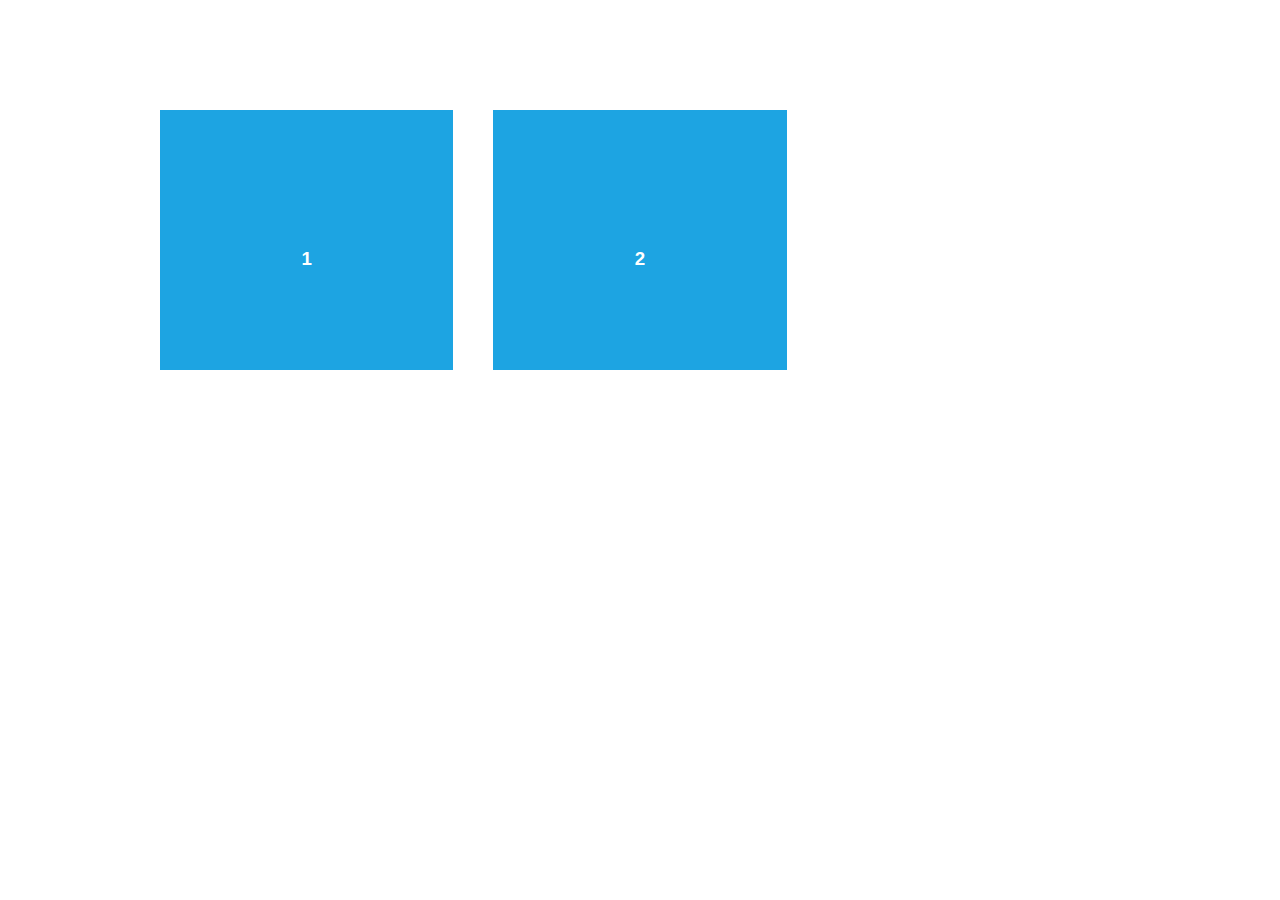
<file: aos-master/demo/async.html>
<!DOCTYPE html>
<html>
  <head>
    <meta charset="utf-8">
    <title>AOS - Animate on scroll library</title>
    <meta name="viewport" content="width=device-width">
    <link rel="stylesheet" href="css/styles.css" />
    <link rel="stylesheet" href="../dist/aos.css" />
  </head>
  <body>
    <div id="aos-demo" class="aos-all"></div>

    <script src="../dist/aos.js"></script>
    <script>
      AOS.init({
        easing: 'ease-in-out-sine'
      });

      setInterval(addItem, 300);

      var itemsCounter = 1;
      var container = document.getElementById('aos-demo');

      function addItem () {
        if (itemsCounter > 42) return;
        var item = document.createElement('div');
        item.classList.add('aos-item');
        item.setAttribute('data-aos', 'fade-up');
        item.innerHTML = '<div class="aos-item__inner"><h3>' + itemsCounter + '</h3></div>';
        container.appendChild(item);
        itemsCounter++;
      }
    </script>
  </body>
</html>
</file>
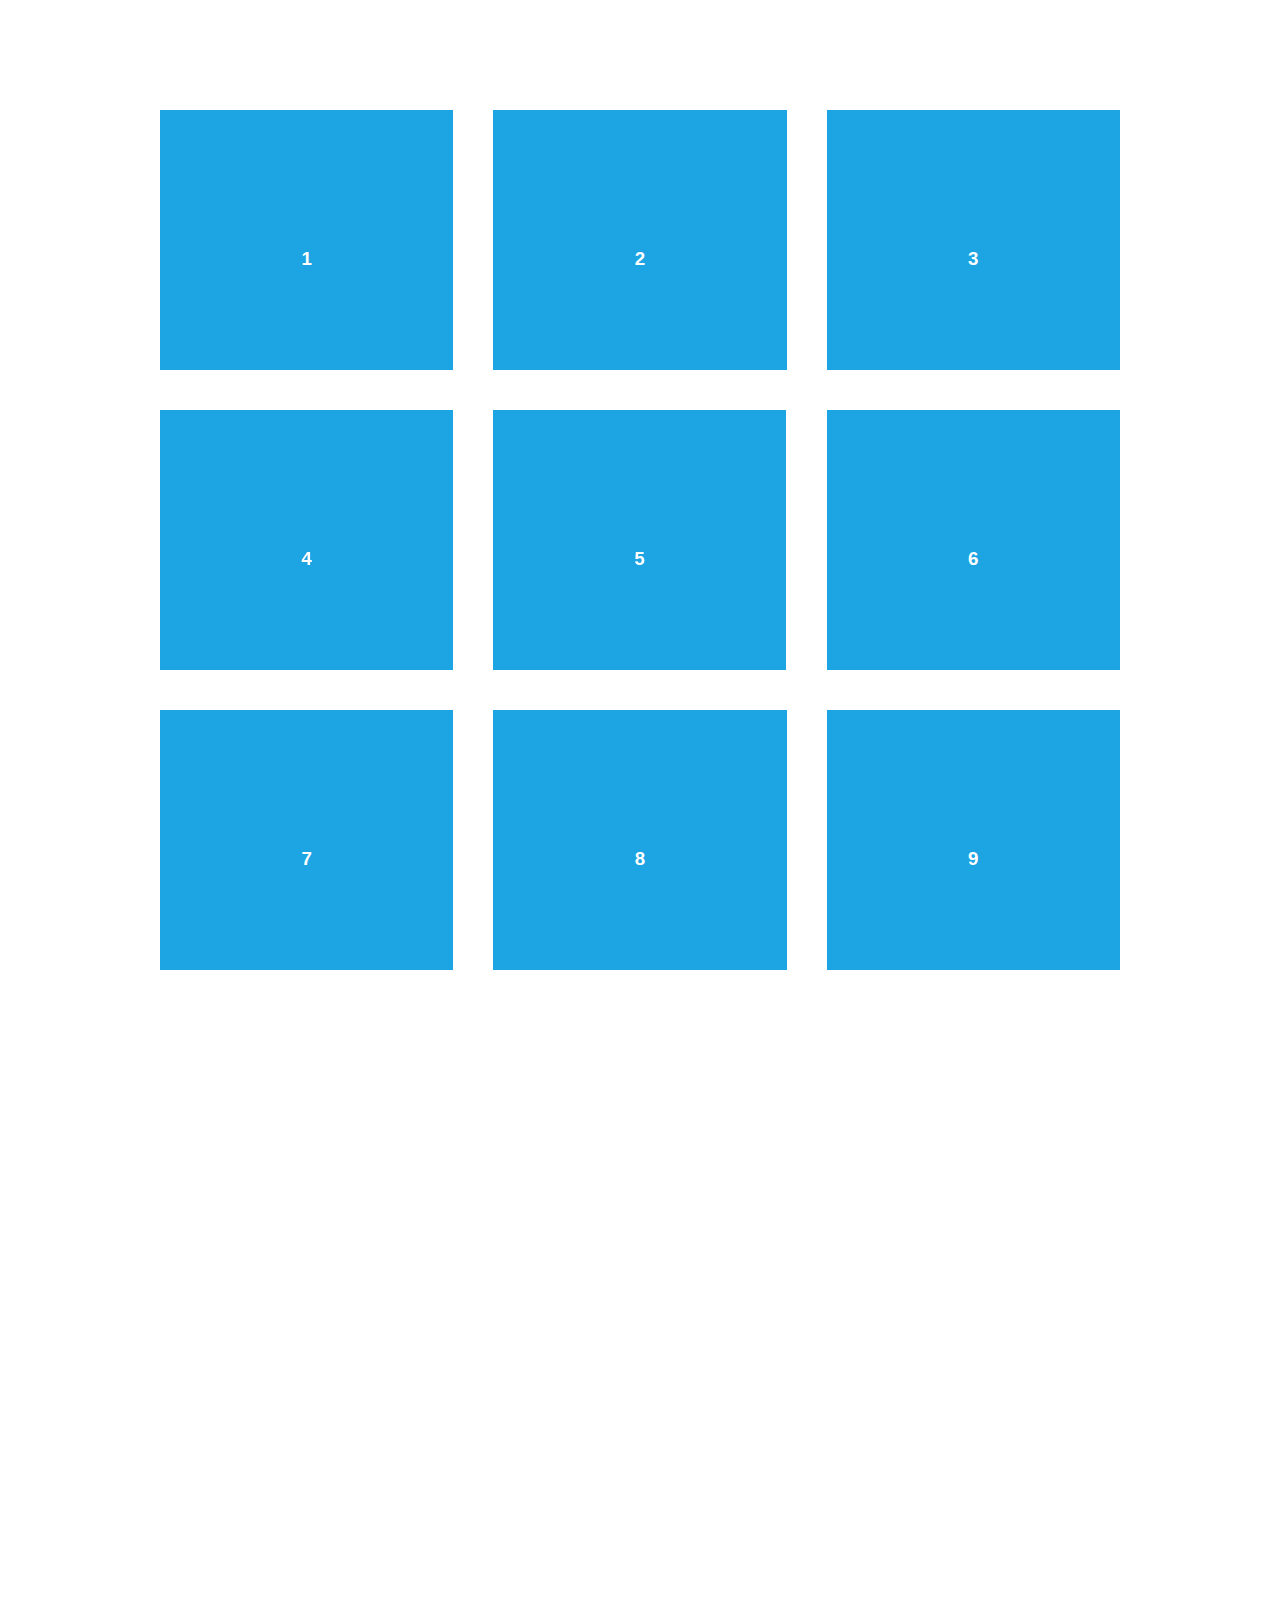
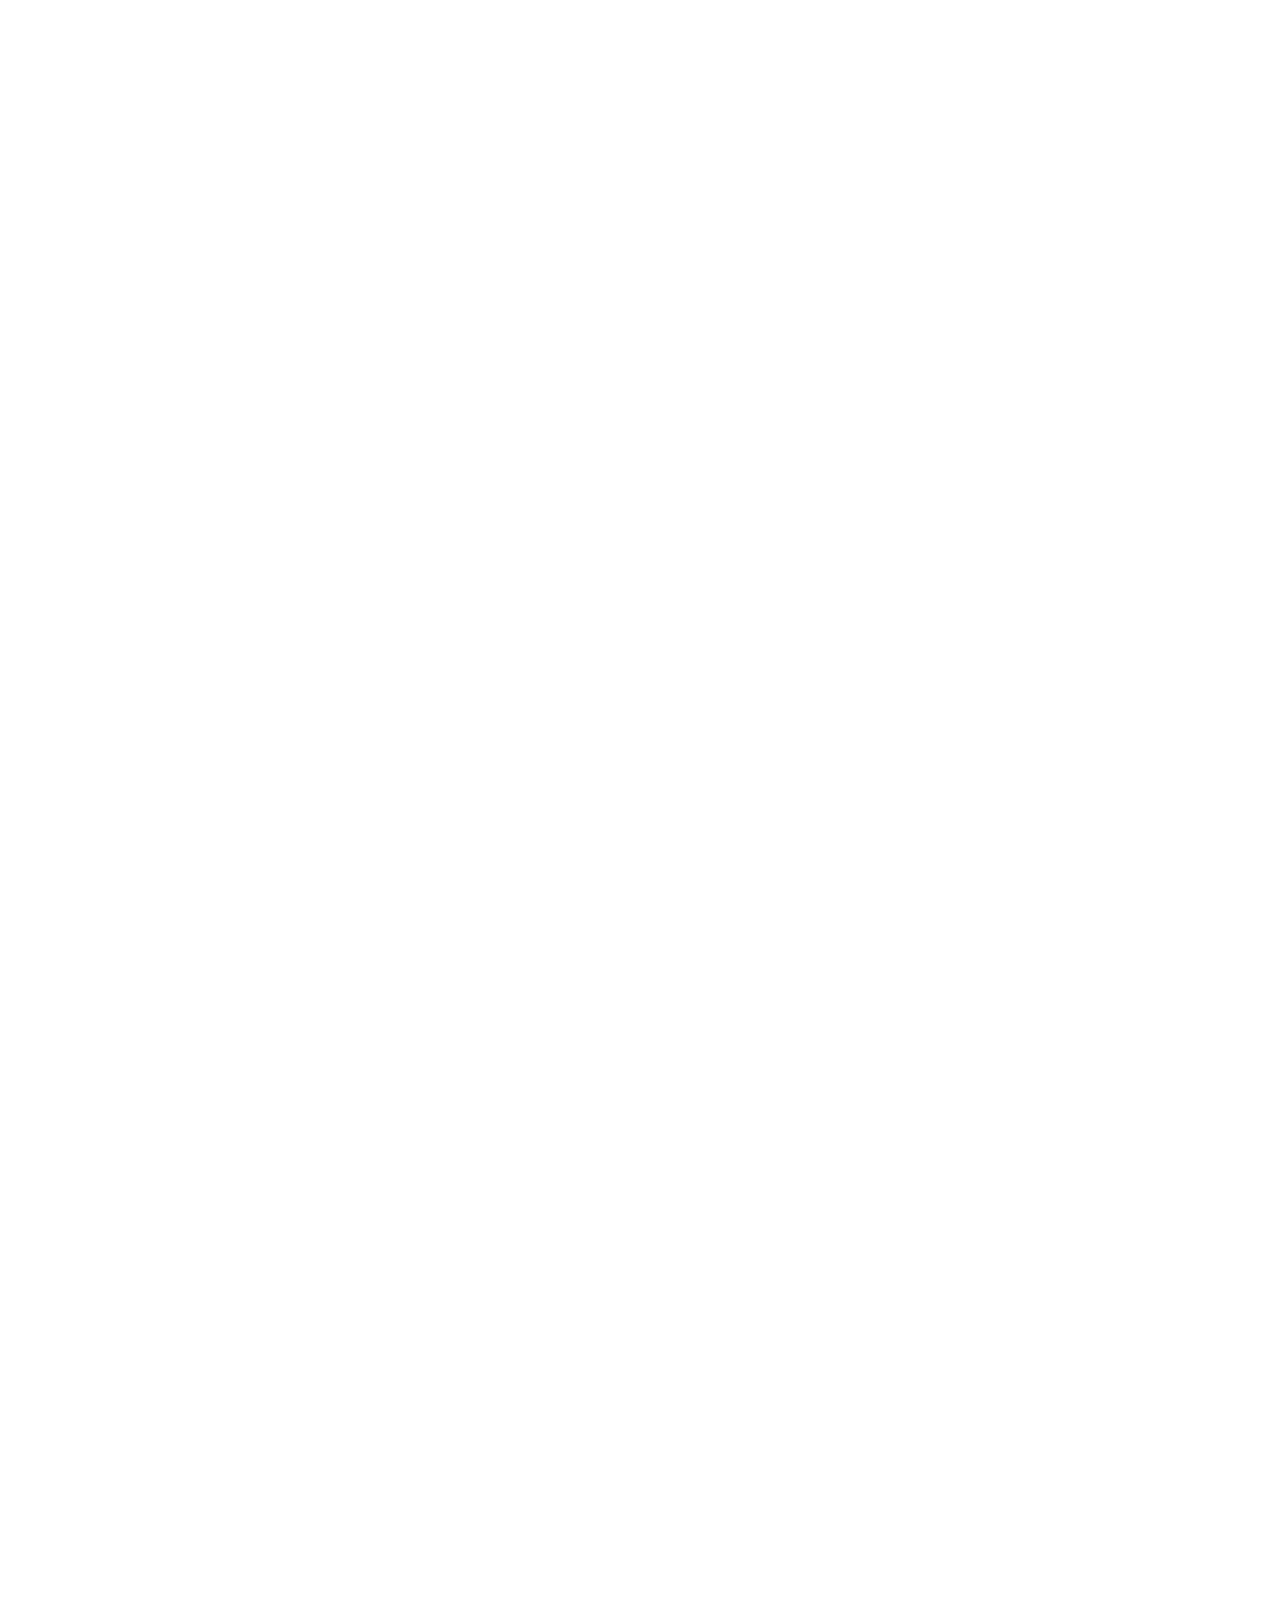
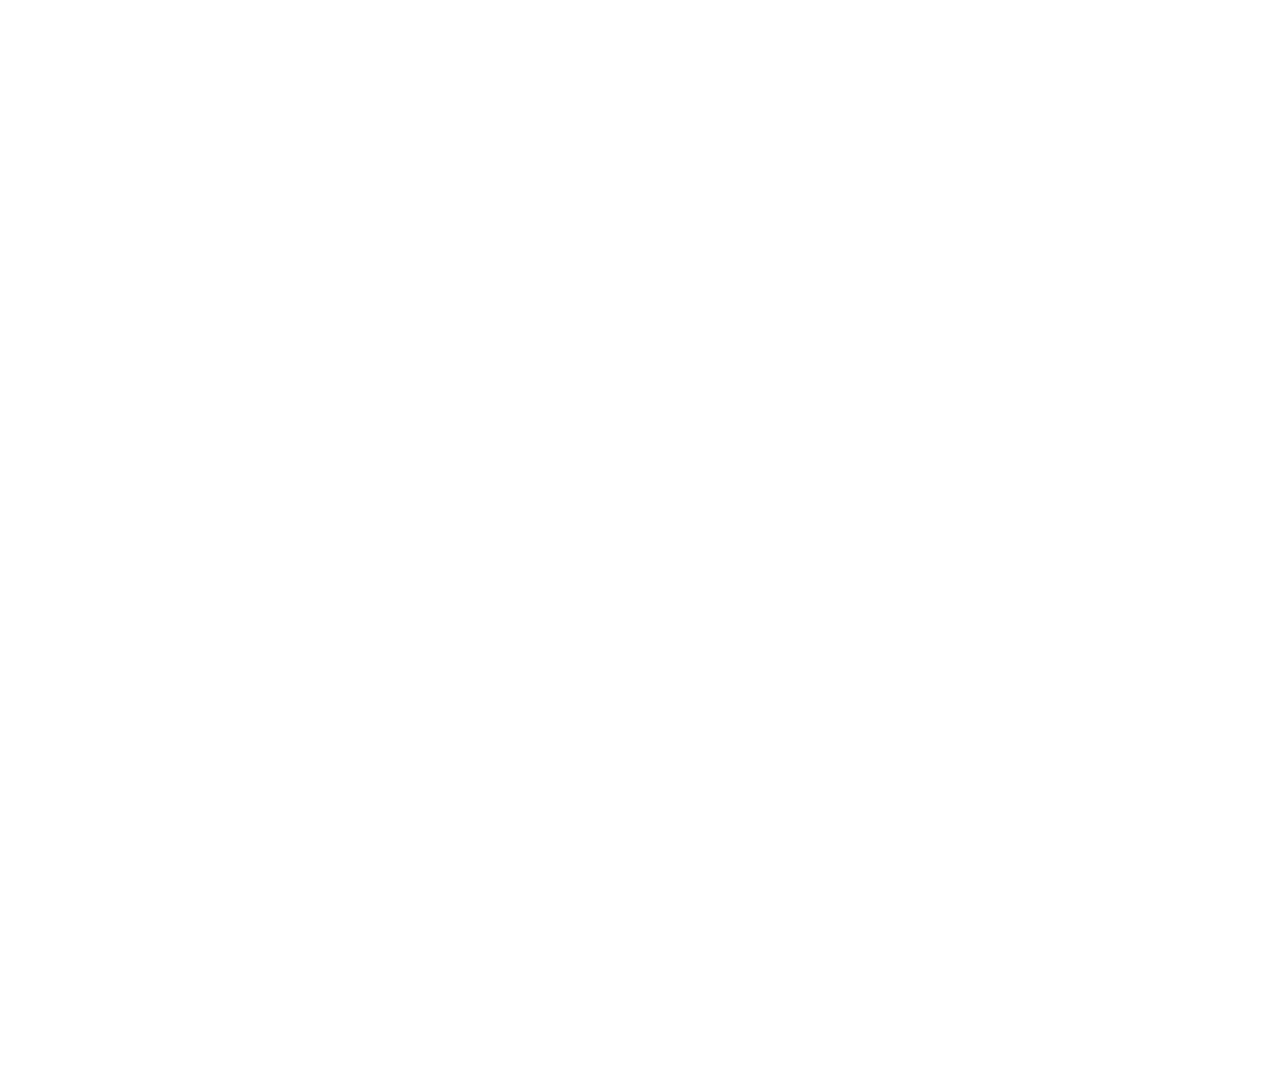
<file: aos-master/demo/simple.html>
<!DOCTYPE html>
<html>
  <head>
    <meta charset="utf-8">
    <title>AOS - Animate on scroll library</title>
    <meta name="viewport" content="width=device-width">
    <link rel="stylesheet" href="css/styles.css" />
    <link rel="stylesheet" href="../dist/aos.css" />
    <!--[if lt IE 9]>
    <script src="//html5shiv.googlecode.com/svn/trunk/html5.js"></script>
    <![endif]-->
  </head>
  <body>
    <div id="transcroller-body" class="aos-all">
      <div class="aos-item" data-aos="fade-up">
        <div class="aos-item__inner"><h3>1</h3></div>
      </div>
      <div class="aos-item" data-aos="fade-down">
        <div class="aos-item__inner"><h3>2</h3></div>
      </div>
      <div class="aos-item" data-aos="zoom-out-down">
        <div class="aos-item__inner"><h3>3</h3></div>
      </div>
      <div class="aos-item" data-aos="flip-down">
        <div class="aos-item__inner"><h3>4</h3></div>
      </div>
      <div class="aos-item" data-aos="flip-up">
        <div class="aos-item__inner"><h3>5</h3></div>
      </div>
      <div class="aos-item" data-aos="fade-down">
        <div class="aos-item__inner"><h3>6</h3></div>
      </div>
      <div class="aos-item" data-aos="fade-in">
        <div class="aos-item__inner"><h3>7</h3></div>
      </div>
      <div class="aos-item" data-aos="fade-down">
        <div class="aos-item__inner"><h3>8</h3></div>
      </div>
      <div class="aos-item" data-aos="fade-in">
        <div class="aos-item__inner"><h3>9</h3></div>
      </div>
      <div class="aos-item" data-aos="fade-down">
        <div class="aos-item__inner"><h3>10</h3></div>
      </div>
      <div class="aos-item" data-aos="fade-up">
        <div class="aos-item__inner"><h3>11</h3></div>
      </div>
      <div class="aos-item" data-aos="fade-down">
        <div class="aos-item__inner"><h3>12</h3></div>
      </div>
      <div class="aos-item" data-aos="fade-in">
        <div class="aos-item__inner"><h3>13</h3></div>
      </div>
      <div class="aos-item" data-aos="fade-up">
        <div class="aos-item__inner"><h3>14</h3></div>
      </div>
      <div class="aos-item" data-aos="fade-in">
        <div class="aos-item__inner"><h3>15</h3></div>
      </div>
      <div class="aos-item" data-aos="fade-up">
        <div class="aos-item__inner"><h3>16</h3></div>
      </div>
      <div class="aos-item" data-aos="fade-down">
        <div class="aos-item__inner"><h3>17</h3></div>
      </div>
      <div class="aos-item" data-aos="fade-up">
        <div class="aos-item__inner"><h3>18</h3></div>
      </div>
      <div class="aos-item" data-aos="zoom-out">
        <div class="aos-item__inner"><h3>19</h3></div>
      </div>
      <div class="aos-item" data-aos="fade-up">
        <div class="aos-item__inner"><h3>20</h3></div>
      </div>
      <div class="aos-item" data-aos="zoom-out">
        <div class="aos-item__inner"><h3>21</h3></div>
      </div>
      <div class="aos-item" data-aos="fade-in">
        <div class="aos-item__inner"><h3>22</h3></div>
      </div>
      <div class="aos-item" data-aos="zoom-out-up">
        <div class="aos-item__inner"><h3>23</h3></div>
      </div>
      <div class="aos-item" data-aos="zoom-out-down">
        <div class="aos-item__inner"><h3>24</h3></div>
      </div>
      <div class="aos-item" data-aos="fade-in">
        <div class="aos-item__inner"><h3>25</h3></div>
      </div>
      <div class="aos-item" data-aos="fade-in">
        <div class="aos-item__inner"><h3>26</h3></div>
      </div>
      <div class="aos-item" data-aos="fade-in">
        <div class="aos-item__inner"><h3>27</h3></div>
      </div>
      <div class="aos-item" data-aos="fade-in">
        <div class="aos-item__inner"><h3>28</h3></div>
      </div>
      <div class="aos-item" data-aos="fade-in">
        <div class="aos-item__inner"><h3>29</h3></div>
      </div>
      <div class="aos-item" data-aos="fade-in">
        <div class="aos-item__inner"><h3>30</h3></div>
      </div>
      <div class="aos-item" data-aos="fade-in">
        <div class="aos-item__inner"><h3>31</h3></div>
      </div>
      <div class="aos-item" data-aos="fade-in">
        <div class="aos-item__inner"><h3>32</h3></div>
      </div>
      <div class="aos-item" data-aos="fade-in">
        <div class="aos-item__inner"><h3>33</h3></div>
      </div>
      <div class="aos-item" data-aos="fade-in">
        <div class="aos-item__inner"><h3>34</h3></div>
      </div>
      <div class="aos-item" data-aos="fade-in">
        <div class="aos-item__inner"><h3>35</h3></div>
      </div>
      <div class="aos-item" data-aos="fade-in">
        <div class="aos-item__inner"><h3>36</h3></div>
      </div>
      <div class="aos-item" data-aos="fade-in">
        <div class="aos-item__inner"><h3>37</h3></div>
      </div>
      <div class="aos-item" data-aos="fade-in">
        <div class="aos-item__inner"><h3>38</h3></div>
      </div>
      <div class="aos-item" data-aos="fade-in">
        <div class="aos-item__inner"><h3>39</h3></div>
      </div>
      <div class="aos-item" data-aos="fade-in">
        <div class="aos-item__inner"><h3>40</h3></div>
      </div>
      <div class="aos-item" data-aos="fade-in">
        <div class="aos-item__inner"><h3>41</h3></div>
      </div>
      <div class="aos-item" data-aos="fade-in">
        <div class="aos-item__inner"><h3>42</h3></div>
      </div>
    </div>

    <script src="../dist/aos.js"></script>
    <script>
      AOS.init({
        easing: 'ease-in-out-sine'
      });
    </script>

    <!-- <script src="//cdnjs.cloudflare.com/ajax/libs/require.js/2.1.11/require.min.js"></script>
    <script>
      requirejs.config({
          baseUrl: '../dist',
      });

      require(['aos'], function(AOS){
          AOS.init({
              easing: 'ease-in-out-sine'
          });
      });
    </script> -->
  </body>
</html>
</file>
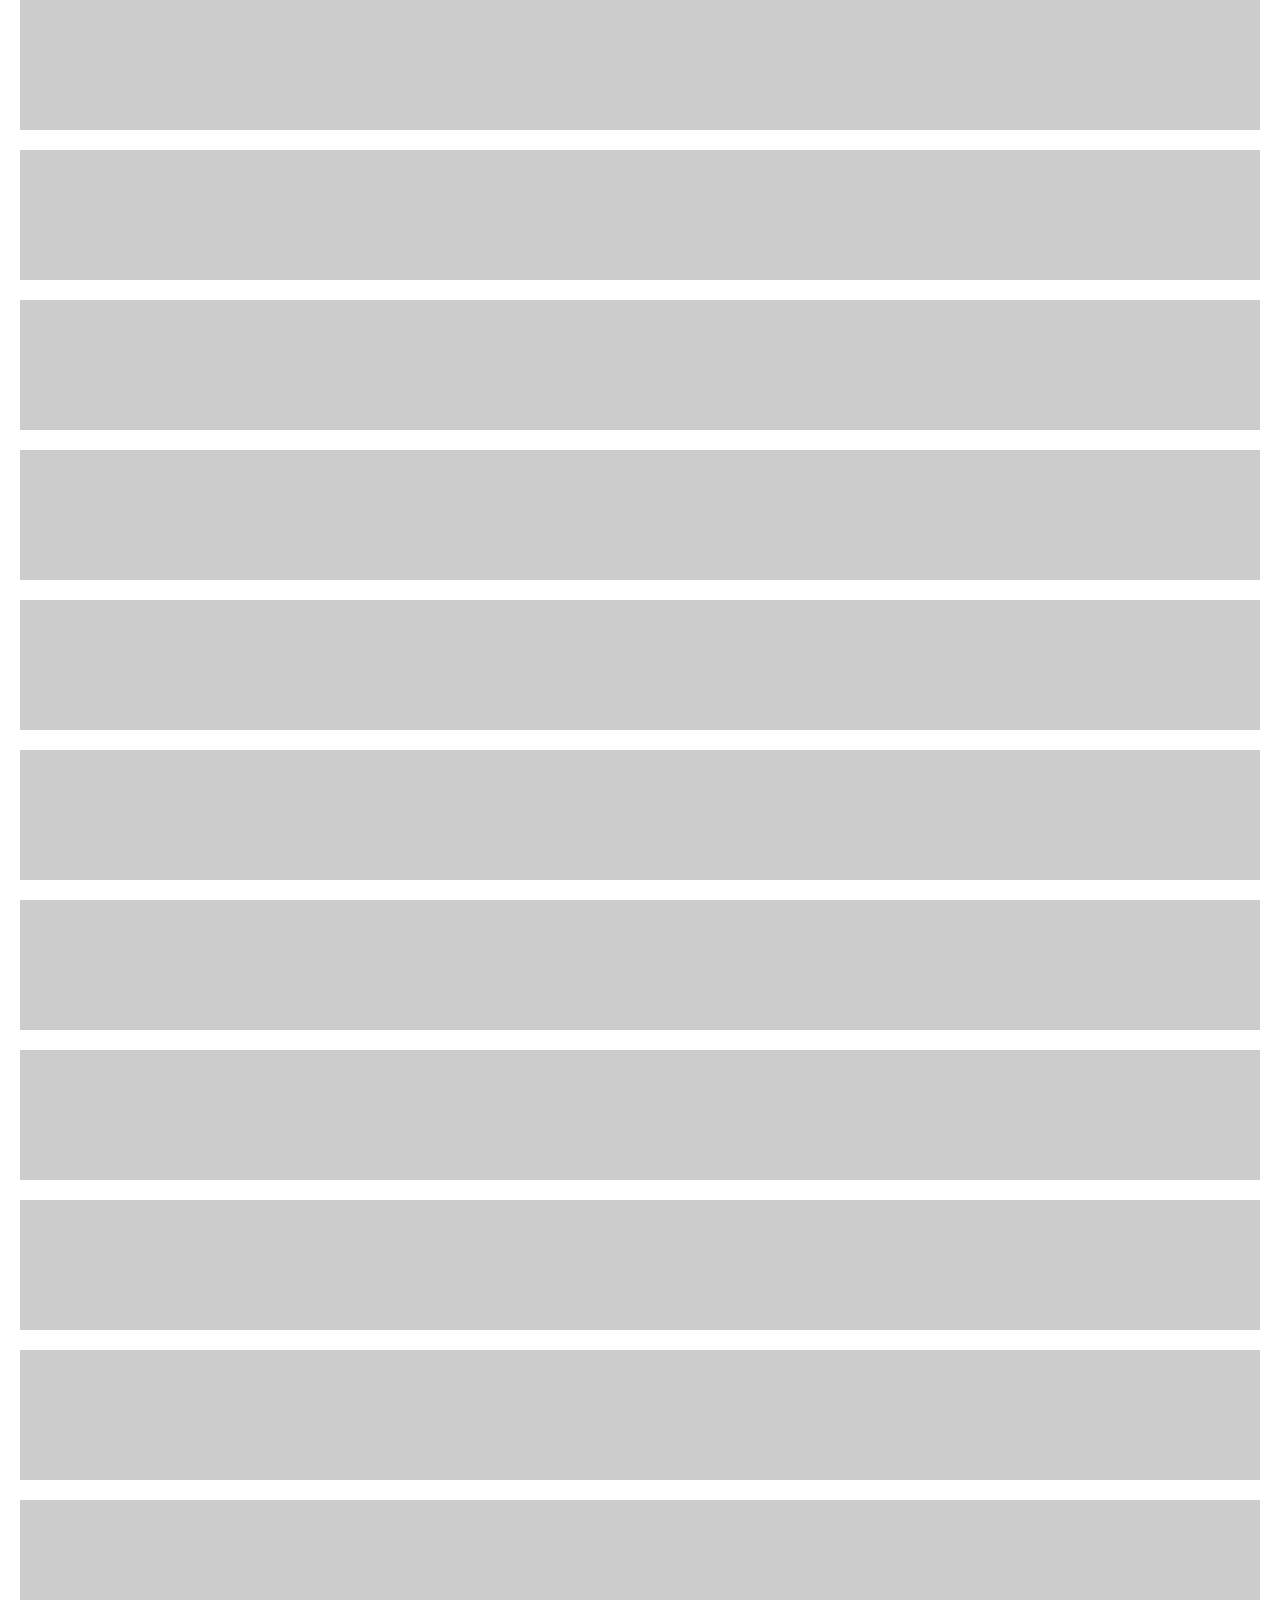
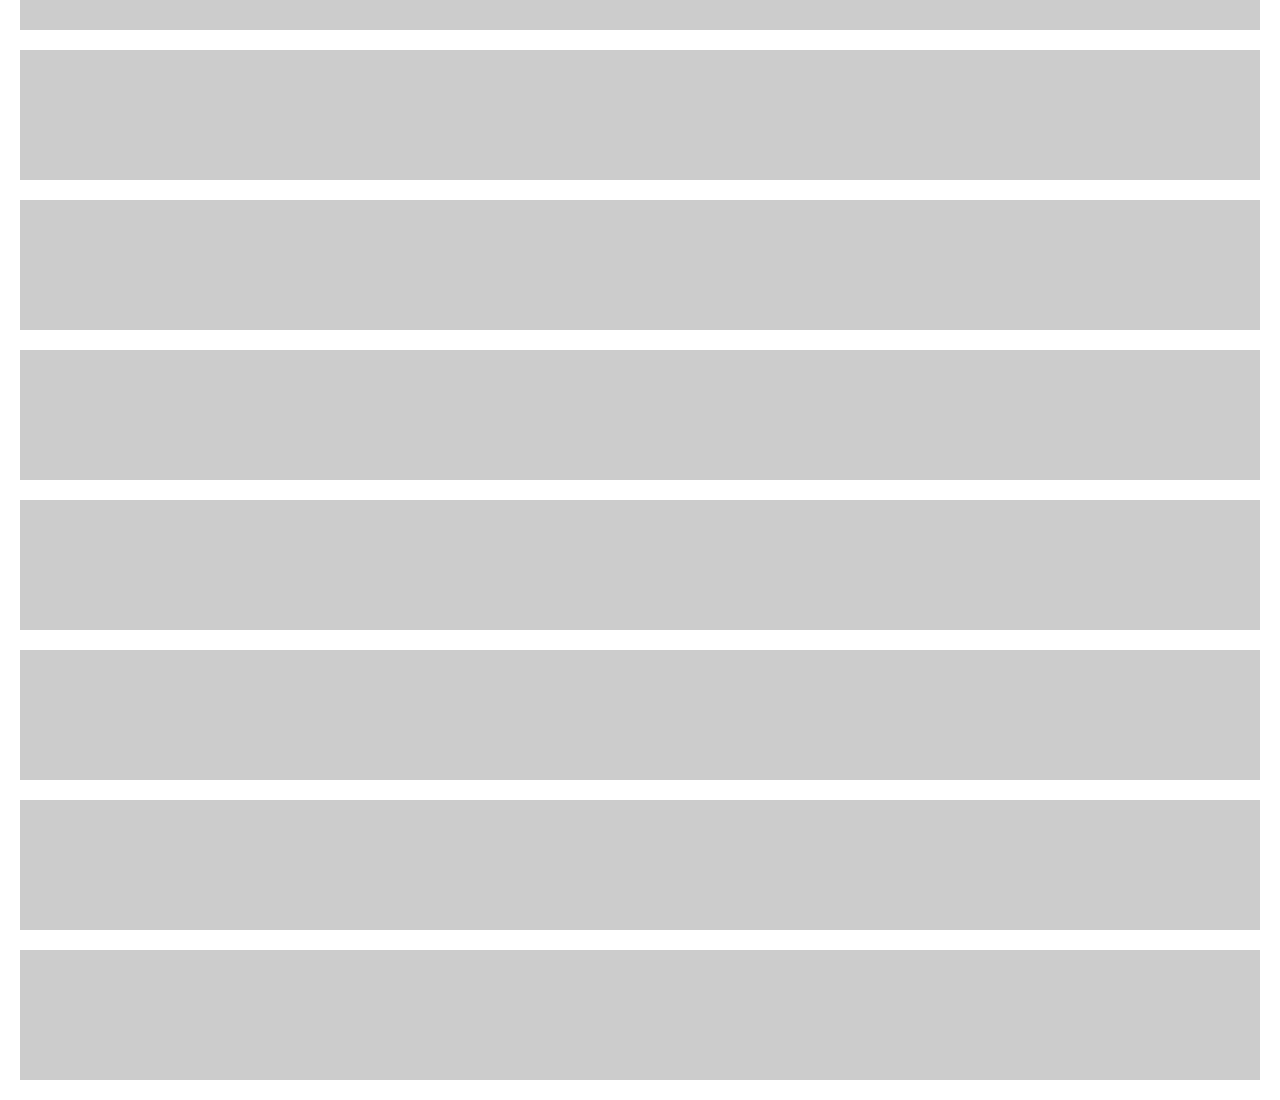
<file: aos-master/test/fixtures/aos-offset.fixture.html>
<!DOCTYPE html>
<html>
  <head>
    <title></title>
    <style type="text/css">
      * {box-sizing: border-box;}
      body {
        margin: 0; padding: 0 20px; text-align: center;
      }
      .aos-item {
        width: 100%; height: 130px; margin: 0 0 20px 0; background: #ccc;
      }
    </style>
  </head>
  <body class="body">
    <div class="aos-item aos-item--1" data-aos-offset="50" data-aos="fade"></div>
    <div class="aos-item aos-item--2" data-aos-offset="50" data-aos="fade-up"></div>
    <div class="aos-item aos-item--3" data-aos-offset="50" data-aos="fade-down"></div>
    <div class="aos-item aos-item--4" data-aos-offset="50" data-aos="fade-left"></div>
    <div class="aos-item aos-item--5" data-aos-offset="50" data-aos="fade-right"></div>
    <div class="aos-item aos-item--6" data-aos-offset="50" data-aos="flip-up"></div>
    <div class="aos-item aos-item--7" data-aos-offset="50" data-aos="flip-down"></div>
    <div class="aos-item aos-item--8" data-aos-offset="50" data-aos="flip-left"></div>
    <div class="aos-item aos-item--9" data-aos-offset="50" data-aos="flip-right"></div>
    <div class="aos-item aos-item--10" data-aos-offset="50" data-aos="zoom-in"></div>
    <div class="aos-item aos-item--11" data-aos-offset="50" data-aos="zoom-in-up"></div>
    <div class="aos-item aos-item--12" data-aos-offset="50" data-aos="zoom-in-down"></div>
    <div class="aos-item aos-item--13" data-aos-offset="50" data-aos="zoom-in-left"></div>
    <div class="aos-item aos-item--14" data-aos-offset="50" data-aos="zoom-in-right"></div>
    <div class="aos-item aos-item--15" data-aos-offset="50" data-aos="slide-up"></div>
    <div class="aos-item aos-item--16" data-aos-offset="50" data-aos="slide-down"></div>
    <div class="aos-item aos-item--17" data-aos-offset="50" data-aos="slide-left"></div>
    <div class="aos-item aos-item--18" data-aos-offset="50" data-aos="slide-right"></div>
  </body>
</html>
</file>
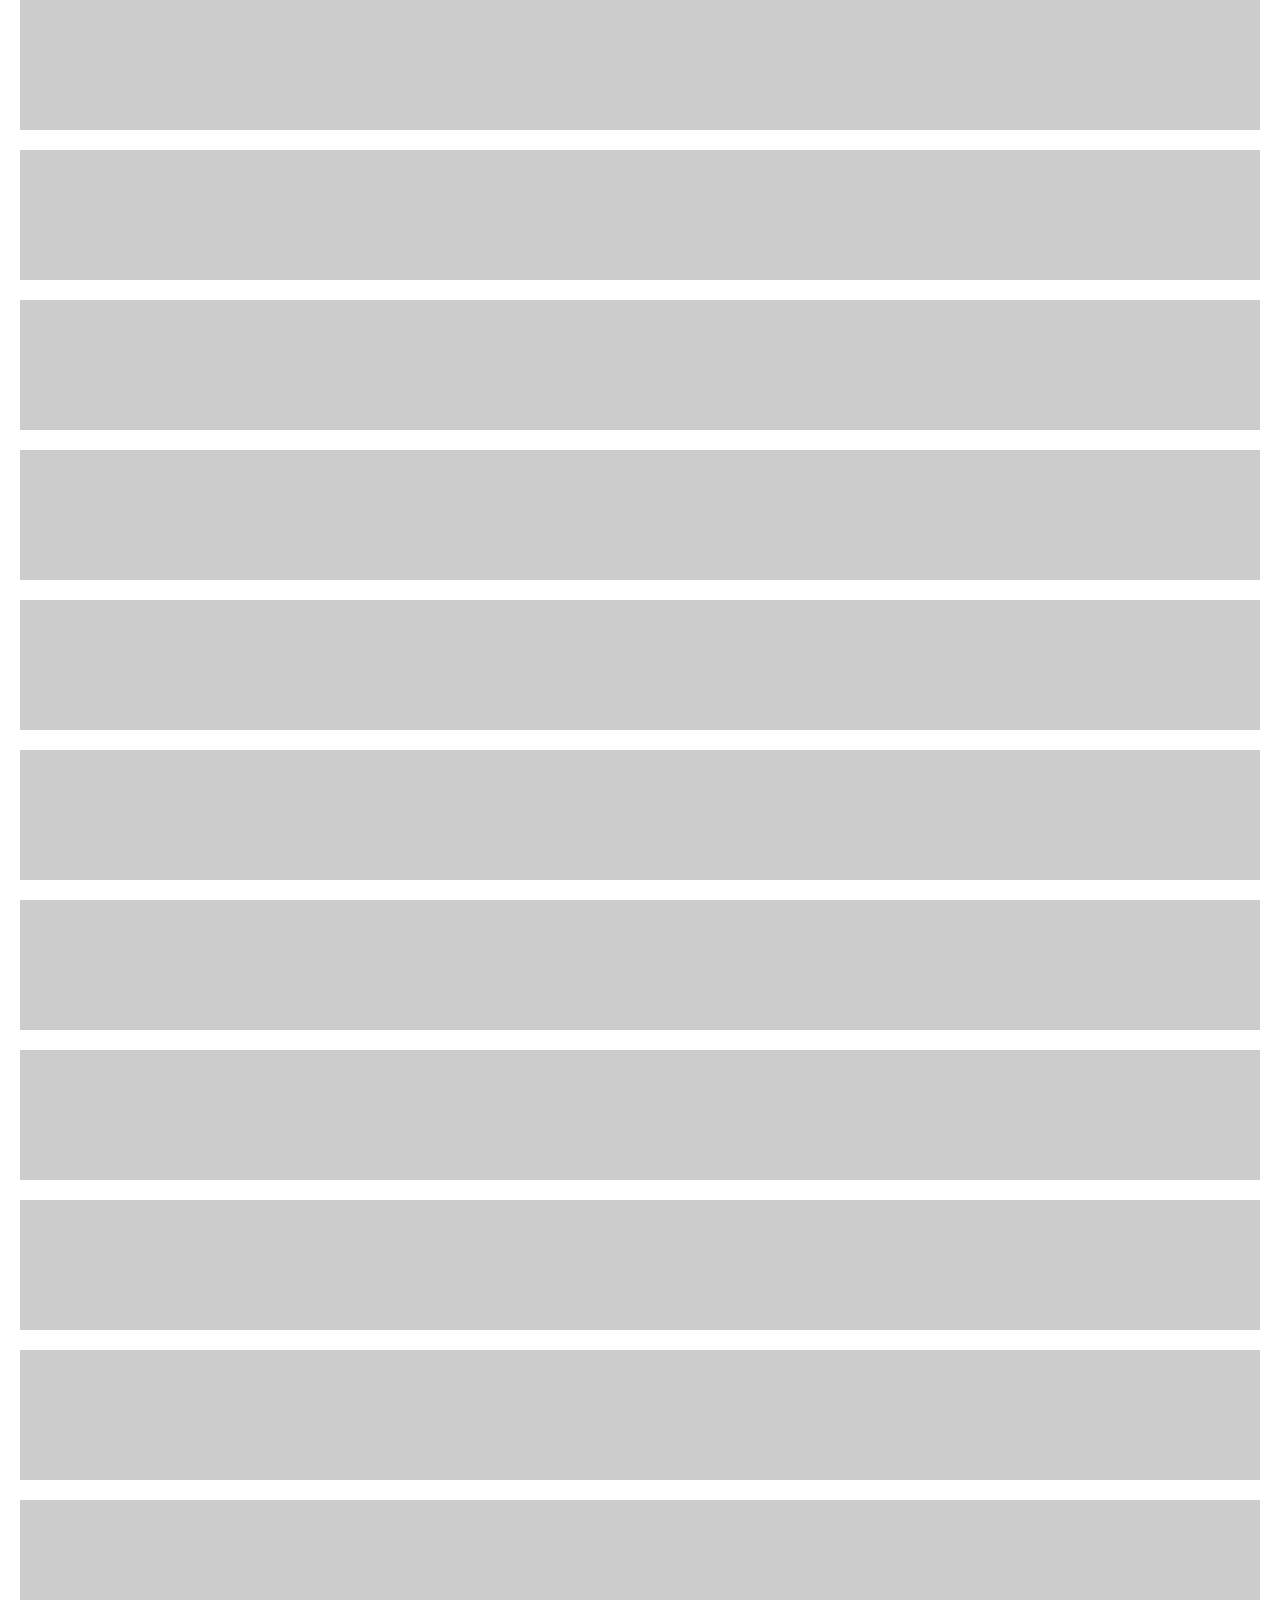
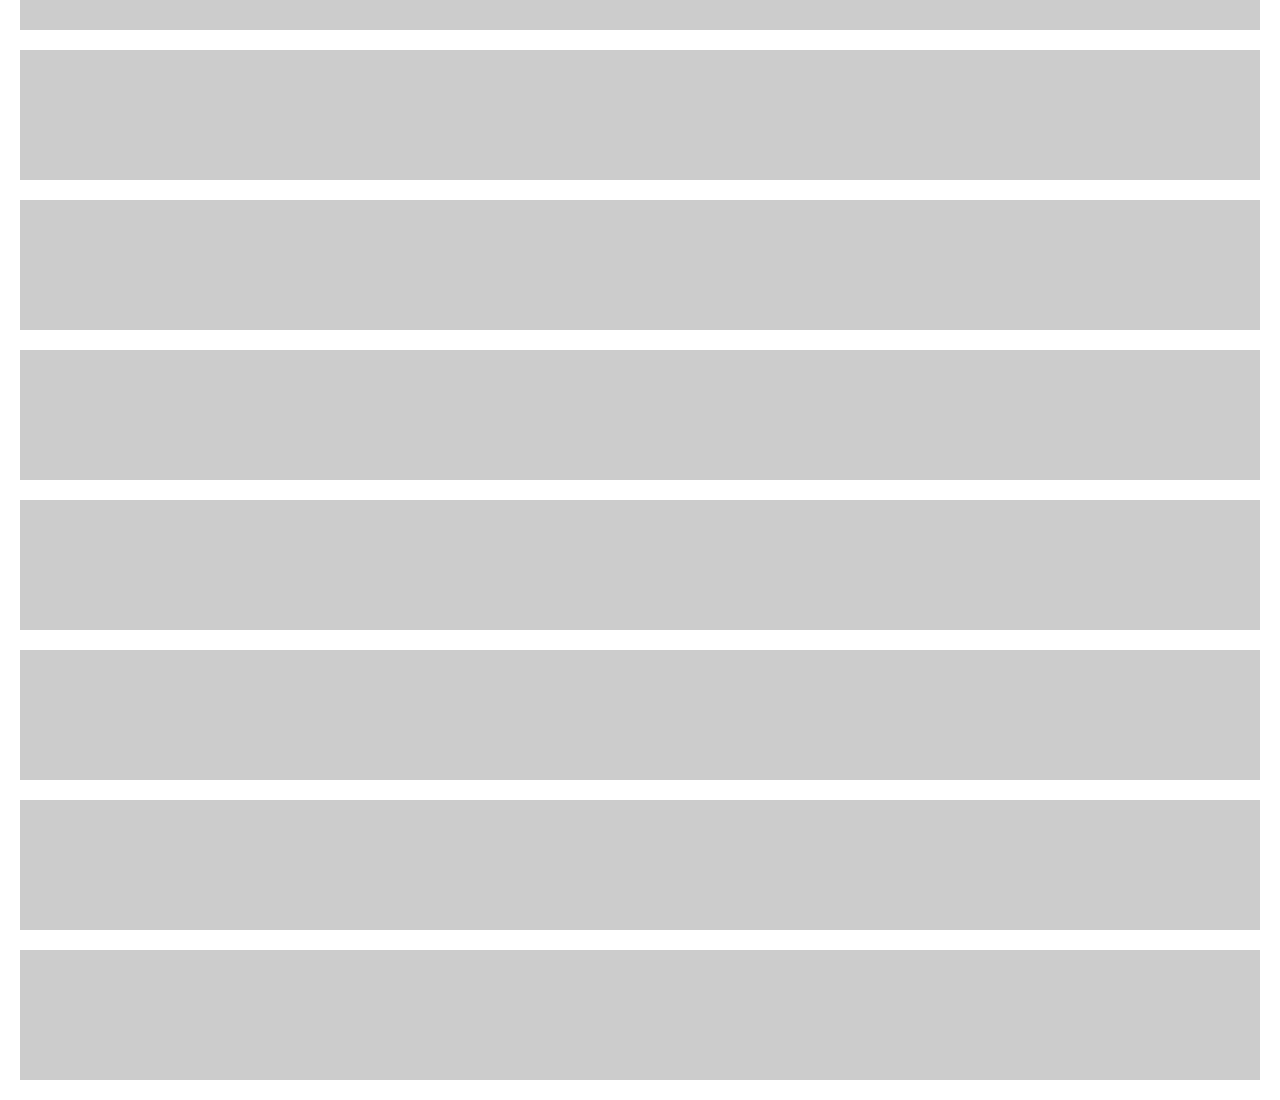
<file: aos-master/test/fixtures/aos.fixture.html>
<!DOCTYPE html>
<html>
  <head>
    <title></title>
    <style type="text/css">
      * {box-sizing: border-box;}
      body {
        margin: 0; padding: 0 20px; text-align: center;
      }
      .aos-item {
        width: 100%; height: 130px; margin: 0 0 20px 0; background: #ccc;
      }
    </style>
  </head>
  <body class="body">
    <div class="aos-item aos-item--1" data-aos="fade"></div>
    <div class="aos-item aos-item--2" data-aos="fade-up"></div>
    <div class="aos-item aos-item--3" data-aos="fade-down"></div>
    <div class="aos-item aos-item--4" data-aos="fade-left"></div>
    <div class="aos-item aos-item--5" data-aos="fade-right"></div>
    <div class="aos-item aos-item--6" data-aos="flip-up"></div>
    <div class="aos-item aos-item--7" data-aos="flip-down"></div>
    <div class="aos-item aos-item--8" data-aos="flip-left"></div>
    <div class="aos-item aos-item--9" data-aos="flip-right"></div>
    <div class="aos-item aos-item--10" data-aos="zoom-in"></div>
    <div class="aos-item aos-item--11" data-aos="zoom-in-up"></div>
    <div class="aos-item aos-item--12" data-aos="zoom-in-down"></div>
    <div class="aos-item aos-item--13" data-aos="zoom-in-left"></div>
    <div class="aos-item aos-item--14" data-aos="zoom-in-right"></div>
    <div class="aos-item aos-item--15" data-aos="slide-up"></div>
    <div class="aos-item aos-item--16" data-aos="slide-down"></div>
    <div class="aos-item aos-item--17" data-aos="slide-left"></div>
    <div class="aos-item aos-item--18" data-aos="slide-right"></div>
  </body>
</html>
</file>
<file: about/about.css>
/* :root {
  --font-family: Arapey;
} */

* {
  margin: 0;
  padding: 0;
  box-sizing: border-box;
}

body {
  font-family: "IBM Plex Sans";
}

nav {
  width: 55%;
  max-width: 736.7px;
  position: fixed;
  padding: 5px 20px;
  top: 20px;
  left: 50%;
  transform: translateX(-50%);
  border: 1px solid white;
  display: flex;
  align-items: center;
  justify-content: space-between;
  background-color: white;
  border-radius: 50px;
  z-index: 999;
  box-shadow: 0 4px 8px 0 rgba(0, 0, 0, 0.2), 0 6px 20px 0 rgba(0, 0, 0, 0.19);
}

.nav-hidden {
  opacity: 0;
  pointer-events: none;
}


nav a {
  text-decoration: none;
  color: #000066;
  font-size: 14px;
  transition: transform 0.4s ease;
}

nav a:hover {
  transform: scale(1.1);
  cursor: pointer;
}

.nav-mid {
  display: flex;
  gap: 20px;
}

.nav-right a {
  border: 1px solid #000066;
  padding: 5px 10px;
  color: #000066;
  border-radius: 50px;
  transition: background-color 0.4s ease;
}

.nav-right button {
  color: #000066;
}

.nav-right a:hover {
  background-color: #000066;
  color: white;
}


.menu {
  display: none;
  font-size: 30px;
  border: none;
  background-color: transparent;
  padding: 8px 10px;
  color: #000066;
}


.mobile-menu {
  position: fixed;
  top: 0;
  left: 0;
  width: 100%;
  height: 100vh;
  background-color: white;
  z-index: 5;
  display: flex;
  flex-direction: column;
  gap: 30px;
  justify-content: center;
  align-items: center;
  opacity: 0;
  visibility: hidden;
  transition: opacity 0.3s ease, visibility 0.3s ease;
  pointer-events: none;
}

.mobile-menu a {
  text-decoration: none;
  font-size: 20px;
  color: #000066;
  transition: transform 0.4s ease;
}

.mobile-menu a:hover {
  cursor: pointer;
  transform: scale(1.1);
}

.mobile-menu .close {
  position: absolute;
  top: 30px;
  right: 30px;
  font-size: 20px;
  background: transparent;
  border: none;
  color: #000066;
  padding: 10px 15px;
  transition: background-color 0.4s ease, border-radius 0.4s ease, color 0.5s ease;
  cursor: pointer;
}

.mobile-menu .close:hover {
  background-color: #000066;
  color: white;
  border-radius: 50px;
}


.show {
  opacity: 1;
  visibility: visible;
  pointer-events: auto;
}

.who {
  width: 90%;
  margin: 100px auto;
  display: flex;
  flex-direction: column;
  gap: 20px;
}

.title {
  font-size: 50px;
  font-weight: 400;
  margin-top: 40px;
}

.abts {
  width: 95%;
  display: flex;
  gap: 30px;
  margin-top: 50px;
}

.abt-left,
.abt-right {
  position: relative;
  height: 600px;
}

.abt-left {
  width: 60%;
}

.abt-left img {
  position: absolute;
  width: 100%;
  height: 100%;
  object-fit: cover;
  border-radius: 20px;
  transition: transform 0.4s ease;
}

.abt-left img:hover {
  transform: scale(0.98);
}

.abt-right {
  width: 50%;
  display: flex;
  flex-direction: column;
  gap: 40px;
}

.abt-right img {
  width: 100%;
  height: 60%;
  object-fit: cover;
  border-radius: 20px;
  transition: transform 0.4s ease;
}

.abt-right img:hover {
  transform: scale(0.98);
}


@keyframes pulse {
  0% {
    transform: scale(1);
  }

  50% {
    transform: scale(1.05);
  }

  100% {
    transform: scale(1);
  }
}

.abt-right a {
  text-decoration: none;
  color: white;
  background-color: #000066;
  padding: 10px 20px;
  border-radius: 50px;
  display: flex;
  align-items: center;
  align-self: flex-start;
  gap: 10px;
  font-size: 16px;
  transition: transform 0.4s ease;
  animation-name: pulse;
  animation-duration: 2s;
  animation-iteration-count: infinite;
}

.abt-right a:hover {
  transform: scale(1.1);
}

.founder-div {
  width: 90%;
  margin: 60px auto;
}

.founder-div h1 {
  text-align: center;
  font-size: 50px;
  font-weight: 400;
}

.founder {
  margin-top: 60px;
  display: flex;
  gap: 30px;
  justify-content: center;
  align-items: center;
}

.founder-left,
.founder-right {
  width: 50%;
}

.founder-left {
  display: flex;
  flex-direction: column;
  justify-content: center;
  gap: 40px;
}

.founder-left h2 {
  font-weight: 400;
  font-size: 40px;
}

.founder-left .ceo {
  font-weight: 400;
  font-size: 12px;
}

.founder-left .abt-ceo {
  font-weight: 300;
}

.founder-right {
  display: flex;
  justify-content: center;
}

.founder-right img {
  width: 400px;
  object-fit: contain;
  border-radius: 50px;
  transform: rotate(2deg);
}

.vm {
  width: 90%;
  margin: 140px auto 60px auto;
  display: flex;
  justify-content: center;
  gap: 80px;
  text-align: center;
}

.vision,
.mission {
  width: 40%;
  display: flex;
  flex-direction: column;
  justify-content: center;
  border-radius: 20px;
  align-items: center;
  gap: 20px;
  padding: 10px;
  height: 400px;
  box-shadow: 0 4px 8px 0 rgba(0, 0, 0, 0.2), 0 6px 20px 0 rgba(0, 0, 0, 0.19);
}

.services {
  width: 100%;
  margin: 100px auto;
}

.services h2 {
  font-weight: 400;
  font-size: 40px;
  text-align: center;
}

.services-divs {
  width: 95%;
  margin: 50px auto;
  display: flex;
  flex-direction: column;
  justify-content: center;
  gap: 30px;
}

.serv-top,
.serv-bottom {
  display: flex;
  gap: 50px;
  justify-content: center;
}

.serv {
  display: flex;
  flex-direction: column;
  gap: 20px;
  justify-content: center;
  align-items: center;
  text-align: center;
  width: 35%;
  height: 300px;
  padding: 30px 10px;
  background-color: #000066;
  position: relative;
  border-radius: 20px;
  box-shadow: 0 4px 8px 0 rgba(0, 0, 0, 0.2), 0 6px 20px 0 rgba(0, 0, 0, 0.19);
}

.serv i {
  background-color: white;
  color: #000066;
  font-size: 25px;
  border-radius: 100%;
  width: 45px;
  height: 45px;
  display: flex;
  justify-content: center;
  align-items: center;
  box-shadow: 0 4px 8px 0 rgba(0, 0, 0, 0.2), 0 6px 20px 0 rgba(0, 0, 0, 0.19);
}

.serv h1 {
  font-weight: 400;
  font-size: 18px;
  text-align: center;
  color: white;
}

.serv p {
  font-size: 15px;
  color: white;
}

.testimony {
  width: 90%;
  margin: 120px auto 50px auto;
  display: flex;
  flex-direction: column;
  align-items: center;
  gap: 30px;
  overflow: hidden;
}

.testimony h1 {
  font-weight: 400;
  font-size: 40px;
  text-align: center;
}

.testimony .text {
  width: 60%;
  display: flex;
  flex-direction: column;
  gap: 30px;
  text-align: center;
}

.main-test {
  width: 100%;
  height: 400px;
  display: flex;
}

.test-left,
.test-right {
  width: 50%;
  height: 400px;
  position: relative;
}

.test-left img,
.test-right img {
  position: absolute;
  width: 100%;
  height: 100%;
  object-fit: contain;
}

.vision {
  background-color: #000066;
  color: white;
  transform: rotate(4deg);
}

.mission {
  transform: rotate(-4deg);
}

.vision h2,
.mission h2 {
  font-weight: 400;
  text-align: center;
  font-size: 40px;
}

.policy {
  width: 90%;
  height: 450px;
  margin: 120px auto 80px auto;
  display: flex;
  justify-content: center;
  gap: 30px;
}

.policy-left,
.policy-right {
  width: 60%;
  position: relative;
}

.policy-left {
  height: 450px;
  display: flex;
  flex-direction: column;
  gap: 30px;
  justify-content: center;
}

.policy-left h2 {
  font-weight: 400;
  font-size: 40px;
}

.policy-right img {
  position: absolute;
  width: 100%;
  height: 100%;
  object-fit: cover;
}

.pioneer {
  display: flex;
  width: 90%;
  margin: 50px auto;
  align-items: center;
  padding: 20px;
}

.pioneer-left,
.pioneer-right {
  width: 50%;
}

.pioneer-left {
  position: relative;
  height: 400px;
}

.pioneer-left img {
  position: absolute;
  width: 100%;
  height: 400px;
  object-fit: contain;
}

.pioneer-right h2 {
  font-weight: 400;
  font-size: 40px;
}

.pioneer-right {
  display: flex;
  flex-direction: column;
  gap: 20px;
}

.pioneer-right p {
  font-size: 15px;
}

.visit {
  width: 90%;
  height: 500px;
  margin: 100px auto;
  display: flex;
}

.visit-left {
  width: 60%;
  display: flex;
  flex-direction: column;
  gap: 30px;
  justify-content: center;
  padding-left: 50px;
}

.visit-left h2 {
  font-weight: 400;
  font-size: 30px;
}

.lists {
  display: flex;
  flex-direction: column;
  gap: 10px;
}

.lists p {
  font-size: 16px;
}

.visit-right {
  width: 40%;
  position: relative;
}

.visit-right img {
  position: absolute;
  width: 100%;
  object-fit: cover;
  height: 100%;
  border-radius: 20px;
}

.team-div {
  width: 90%;
  margin: 100px auto;
}

.team-div .title {
  font-weight: 400;
  font-size: 40px;
  text-align: center;
}

.team-div p {
  text-align: center;
  font-size: 14px;
}

.team-main {
  width: 95%;
  display: flex;
  flex-direction: column;
  gap: 30px;
  margin: 50px auto;
}

.staffs {
  width: 100%;
  margin: auto;
  display: flex;
  gap: 30px;
}

.st1 {
  border-radius: 20px;
  width: 25%;
  height: 250px;
  display: flex;
  flex-direction: column;
  gap: 20px;
  justify-content: center;
  align-items: center;
  background-color: #f3f3ff;
  padding: 30px 10px;
}

.st1 img {
  border-radius: 100%;
  object-fit: cover;
  object-position: center;
}

.st1 h2 {
  font-size: 16px;
  font-weight: 300;
  text-align: center;
}

.st1 p {
  font-size: 12px;
}

.staffs-bottom {
  justify-content: center;
}

footer {
  width: 100%;
  margin: 40px auto 0px auto;
  padding: 5px 10px;
  display: flex;
  justify-content: space-between;
  align-items: center;
}

.foot-left {
  display: flex;
  gap: 5px;
  align-items: center;
}

.foot-left p {
  font-size: 13px;
}

.foot-right {
  display: flex;
  gap: 30px;
}

.foot-right a {
  text-decoration: none;
  color: #000066;
  font-size: 18px;
}



@media screen and (min-width: 1500px) {
  nav {
    width: 30%;
  }
}

@media screen and (min-width: 1200px) {
  nav {
    width: 50%;
    box-shadow:
      0 4px 8px 0 rgba(0, 0, 0, 0.2), 0 6px 20px 0 rgba(0, 0, 0, 0.19);
    padding: 10px 30px;
  }

  .who p {
    font-size: 23px;
  }

  .abt-ceo {
    font-size: 18px;
  }

  .vm p {
    font-size: 18px;
  }

  .policy-left p {
    font-size: 20px;
  }

  .pioneer-right p {
    font-size: 18px;
  }

  .testimony p {
    font-size: 20px;
  }

  .policy-right img {
    object-fit: contain;
  }

  .main-test {
    width: 50%;
    justify-content: center;
    gap: 30px;
  }

  .visit-left h2 {
    font-size: 35px;
  }

  .lists p {
    font-size: 25px;
  }

  .test-left,
  .test-right {
    width: 40%;
  }


  .test-left img,
  .test-right img {
    width: 100%;
    height: 100%;
    object-fit: cover;
  }

  .serv p {
    font-size: 18px;
  }

  .serv {
    gap: 30px;
    height: 400px;
    padding: 40px 40px;
  }

}


@media screen and (max-width: 768px) {
  nav {
    justify-content: space-between;
    padding: 5px 30px;
    width: 90%;
  }

  .nav-mid {
    display: none;
  }

  .nav-right a {
    display: none;
  }


  .menu {
    display: block;
  }

  .abts {
    flex-direction: column;
  }

  .abt-left,
  .abt-right {
    width: 100%;
  }

  .founder {
    flex-direction: column;
    gap: 50px;
  }

  .founder-left {
    width: 100%;
  }

  .founder-right img {
    width: 300px;
  }

  .vm {
    flex-direction: column;
    align-items: center;
  }

  .vision,
  .mission {
    width: 80%;
  }

  .services-divs {
    flex-direction: column;
    align-items: center;
  }

  .testimony .text {
    width: 100%;
  }

  .policy {
    flex-direction: column;
  }

  .policy-left,
  .policy-right {
    width: 100%;
  }

  .policy-right {
    display: none;
  }

  .pioneer {
    flex-direction: column;
  }

  .pioneer-left,
  .pioneer-right {
    width: 100%;
  }

  .main-test {
    gap: 20px;
  }

  .serv-top,
  .serv-bottom {
    flex-direction: column;
    align-items: center;
  }

  .serv {
    width: 60%;
  }

  .visit {
    flex-direction: column;
    margin: 50px auto;
    height: 300px;
    width: 80%;
  }

  .visit-left,
  .visit-right {
    width: 100%;
    padding: 0;
  }

  .visit-right {
    display: none;
  }

  .test-left img,
  .test-right img {
    width: 100%;
    height: 100%;
    object-fit: cover;
  }

  .staffs {
    flex-wrap: wrap;
  }

  .st1 {
    width: 45%;
  }

  footer {
    padding: 5px 14px;
  }

  .foot-left p {
    display: none;
  }

  .foot-right {
    gap: 20px;
  }
}

@media screen and (max-width: 500px) {
  .staffs {
    flex-direction: column;
    flex-wrap: nowrap;
    align-items: center;
  }

  .st1 {
    width: 90%;
  }

  .serv {
    width: 80%;
  }
}

@media screen and (min-width: 2000px) {

  .founder-left,
  .founder-right {
    width: 40%;
  }

  .abt-ceo {
    font-size: 30px;
  }

  .vision,
  .mission {
    width: 40%;
    padding: 10px;
  }

  .policy-left,
  .policy-right {
    width: 40%;
  }

  .policy-left p {
    font-size: 20px;
  }

  .pioneer-left,
  .pioneer-right {
    width: 40%;
  }

  .testimony {
    width: 50%;
  }

  .testimony .text p {
    font-size: 23px;
  }

  .serv {
    width: 30%;
    gap: 30px;
    height: 400px;
    padding: 30px 40px;
  }


  .serv i {
    font-size: 40px;
    width: 60px;
    height: 60px;
  }

  .serv h1 {
    font-size: 25px;
  }

  .serv p {
    font-size: 23px;
  }

  .visit-left h2 {
    font-size: 50px;
  }

  .lists p {
    font-size: 30px;
  }

}
</file>
<file: faq/faq.css>
/* :root {
  --font-family: Arapey;
} */

* {
  margin: 0;
  padding: 0;
  box-sizing: border-box;
}

body {
  font-family: "IBM Plex Sans";
}

nav {
  width: 55%;
  max-width: 736.7px;
  position: fixed;
  padding: 5px 20px;
  top: 20px;
  left: 50%;
  transform: translateX(-50%);
  border: 1px solid white;
  display: flex;
  align-items: center;
  justify-content: space-between;
  background-color: white;
  border-radius: 50px;
  z-index: 999;
  box-shadow: 0 4px 8px 0 rgba(0, 0, 0, 0.2), 0 6px 20px 0 rgba(0, 0, 0, 0.19);
}

.nav-hidden {
  opacity: 0;
  pointer-events: none;
}


nav a {
  text-decoration: none;
  color: #000066;
  font-size: 14px;
  transition: transform 0.4s ease;
}

nav a:hover {
  transform: scale(1.1);
  cursor: pointer;
}

.nav-mid {
  display: flex;
  gap: 20px;
}

.nav-right a {
  border: 1px solid #000066;
  padding: 5px 10px;
  color: #000066;
  border-radius: 50px;
  transition: background-color 0.4s ease;
}

.nav-right button {
  color: #000066;
}

.nav-right a:hover {
  background-color: #000066;
  color: white;
}

.nav-hidden {
  opacity: 0;
  pointer-events: none;
}


.menu {
  display: none;
  font-size: 30px;
  border: none;
  background-color: transparent;
  padding: 8px 10px;
  color: #000066;
}


.mobile-menu {
  position: fixed;
  top: 0;
  left: 0;
  width: 100%;
  height: 100vh;
  background-color: white;
  z-index: 5;
  display: flex;
  flex-direction: column;
  gap: 30px;
  justify-content: center;
  align-items: center;
  opacity: 0;
  visibility: hidden;
  transition: opacity 0.3s ease, visibility 0.3s ease;
  pointer-events: none;
}

.mobile-menu a {
  text-decoration: none;
  font-size: 20px;
  color: #000066;
  transition: transform 0.4s ease;
}

.mobile-menu a:hover {
  cursor: pointer;
  transform: scale(1.1);
}

.mobile-menu .close {
  position: absolute;
  top: 30px;
  right: 30px;
  font-size: 20px;
  background: transparent;
  border: none;
  color: #000066;
  padding: 10px 15px;
  transition: background-color 0.4s ease, border-radius 0.4s ease, color 0.5s ease;
  cursor: pointer;
}

.mobile-menu .close:hover {
  background-color: #000066;
  color: white;
  border-radius: 50px;
}


.show {
  opacity: 1;
  visibility: visible;
  pointer-events: auto;
}

.faq {
  width: 95%;
  margin: 120px auto;
}

.faq-top {
  display: flex;
  gap: 20px;
  align-items: center;
}

.faq-left,
.faq-right {
  width: 50%;
  position: relative;
}

.faq-left {
  display: flex;
  flex-direction: column;
  gap: 20px;
}

.chev {
  transition: transform 0.25s ease;
  display: flex;
  align-items: center;
  justify-content: center;
}

.content-wrap {
  max-height: 0;
  overflow: hidden;
  transition: max-height 0.35s ease, padding 0.35s ease;
  padding: 0 20px;
  background: transparent;
}

.content {
  padding: 15px 0 30px 0;
  color: rgb(179, 179, 179);
  font-size: 20px;
  line-height: 24px;
}

.item[aria-expanded="true"] .chev {
  transform: rotate(45deg);
}

.item[aria-expanded="true"] .content-wrap {
  max-height: 600px;
  padding: 15px 20px;
}

.accordion {
  width: 100%;
  max-width: 1000px;
  margin: 40px auto;
  display: flex;
  flex-direction: column;
  gap: 20px;
  color: white;
}

.accordion .item {
  background-color: #000066;
  margin-bottom: 12px;
  overflow: hidden;
  padding: 5px 20px;
  border-radius: 10px;
}

.accordion .trigger {
  width: 100%;
  background: transparent;
  border: none;
  color: white;
  padding: 18px 20px;
  display: flex;
  align-items: center;
  justify-content: space-between;
  gap: 12px;
  cursor: pointer;
  text-align: left;
}


.accordion .left {
  display: flex;
  align-items: center;
  gap: 12px;
}

.accordion .title {
  font-size: 18px;
  line-height: 22px;
  font-weight: 500;
}

.faq-right img {
  width: 100%;
  height: 100%;
  /* transform: rotate(10deg); */
  object-fit: contain;
}

.faq h1 {
  font-weight: 400;
  font-size: 40px;
}

.faq .stuck {
  font-size: 18px;
  margin-top: 10px;
}

.questions {
  width: 100%;
  display: flex;
  margin-top: 50px;
  gap: 20px;
}

.questions-left,
.questions-right {
  width: 50%;
  display: flex;
  flex-direction: column;
  gap: 40px;
}

.q1 {
  display: flex;
  gap: 10px;
}



.q1 .icon {
  /* border: 1.5px solid rgb(201, 201, 201); */
  align-self: flex-start;
  padding: 2px 5px;
  width: 40px;
  border-radius: 3px;
}

.icon i {
  color: #000066;
}

.q1 h3 {
  font-weight: 400;
  font-size: 17px;
}

.text p {
  font-size: 14px;
  font-weight: 300;
}

footer {
  width: 100%;
  margin: 40px auto 0px auto;
  padding: 5px 10px;
  display: flex;
  justify-content: space-between;
  align-items: center;
}

.foot-left {
  display: flex;
  gap: 5px;
  align-items: center;
}

.foot-left p {
  font-size: 13px;
}

.foot-right {
  display: flex;
  gap: 30px;
}

.foot-right a {
  text-decoration: none;
  color: #000066;
  font-size: 18px;
}

@media screen and (max-width: 768px) {
  nav {
    justify-content: space-between;
    padding: 5px 30px;
    width: 90%;
  }

  .nav-mid {
    display: none;
  }

  .nav-right a {
    display: none;
  }

  .menu {
    display: block;
  }


  .faq-left {
    width: 100%;
  }


  .questions .content {
    font-size: 16px;
  }

  .faq-right {
    display: none;
  }

  footer {
    padding: 5px 14px;
  }

  .foot-left p {
    display: none;
  }

  .foot-right {
    gap: 20px;
  }

}

@media (max-width: 900px) {
  .questions {
    flex-direction: column;
  }

  .questions-left,
  .questions-right {
    width: 100%;
  }

  .accordion {
    margin: 20px auto;
  }

  .accordion .title {
    font-size: 16px;
    line-height: 20px;
  }

}

@media (max-width: 600px) {
  .questions {
    gap: 30px;
    margin-top: 30px;
  }

  .accordion .item {
    padding: 5px 15px;
  }

  .accordion .trigger {
    padding: 14px 10px;
    gap: 10px;
  }

  .accordion .title {
    font-size: 15px;
    line-height: 20px;
  }

  .chev {
    font-size: 14px;
  }

  .content-wrap {
    padding: 0 10px;
  }

  .item[aria-expanded="true"] .content-wrap {
    padding: 10px;
  }

}

@media screen and (min-width: 1200px) {
  .faq-left h1 {
    font-size: 50px;
  }

  .faq-left .stuck,
  .faq-left p {
    font-size: 23px;
  }

  .content {
    font-size: 20px;
    line-height: 34px;
  }
}

@media screen and (min-width: 1500px) {
  .faq-left h1 {
    font-size: 60px;
  }

  .faq-left .stuck,
  .faq-left p {
    font-size: 25px;
  }

  .content {
    font-size: 20px;
    line-height: 34px;
  }
}

@media screen and (min-width: 2000px) {
  .faq-left h1 {
    font-size: 70px;
  }

  .faq-left .stuck,
  .faq-left p {
    font-size: 35px;
  }

  .accordion .title {
    font-size: 30px;
  }

  .accordion .item {
    padding: 18px;
  }

  .content {
    font-size: 25px;
    line-height: 34px;
  }

}
</file>
<file: gallery/gallery.css>
/* :root {
  --font-family: Arapey;
} */

* {
  margin: 0;
  padding: 0;
  box-sizing: border-box;
}

body {
  font-family: "IBM Plex Sans";
}

nav {
  width: 55%;
  max-width: 736.7px;
  position: fixed;
  padding: 5px 20px;
  top: 20px;
  left: 50%;
  transform: translateX(-50%);
  border: 1px solid white;
  display: flex;
  align-items: center;
  justify-content: space-between;
  background-color: white;
  border-radius: 50px;
  z-index: 999;
  box-shadow: 0 4px 8px 0 rgba(0, 0, 0, 0.2), 0 6px 20px 0 rgba(0, 0, 0, 0.19);
}

.nav-hidden {
  opacity: 0;
  pointer-events: none;
}

nav a {
  text-decoration: none;
  color: #000066;
  font-size: 14px;
  transition: transform 0.4s ease;
}

nav a:hover {
  transform: scale(1.1);
  cursor: pointer;
}

.nav-mid {
  display: flex;
  gap: 20px;
}

.nav-right a {
  border: 1px solid #000066;
  padding: 5px 10px;
  color: #000066;
  border-radius: 50px;
  transition: background-color 0.4s ease;
}

.nav-right button {
  color: #000066;
}

.nav-right a:hover {
  background-color: #000066;
  color: white;
}


.menu {
  display: none;
  font-size: 30px;
  border: none;
  background-color: transparent;
  padding: 8px 10px;
  color: #000066;
}


.mobile-menu {
  position: fixed;
  top: 0;
  left: 0;
  width: 100%;
  height: 100vh;
  background-color: white;
  z-index: 5;
  display: flex;
  flex-direction: column;
  gap: 30px;
  justify-content: center;
  align-items: center;
  opacity: 0;
  visibility: hidden;
  transition: opacity 0.3s ease, visibility 0.3s ease;
  pointer-events: none;
}

.nav-hidden {
  opacity: 0;
  pointer-events: none;
}


.mobile-menu a {
  text-decoration: none;
  font-size: 20px;
  color: #000066;
  transition: transform 0.4s ease;
}

.mobile-menu a:hover {
  cursor: pointer;
  transform: scale(1.1);
}

.mobile-menu .close {
  position: absolute;
  top: 30px;
  right: 30px;
  font-size: 20px;
  background: transparent;
  border: none;
  color: #000066;
  padding: 10px 15px;
  transition: background-color 0.4s ease, border-radius 0.4s ease, color 0.5s ease;
  cursor: pointer;
}

.mobile-menu .close:hover {
  background-color: #000066;
  color: white;
  border-radius: 50px;
}


.show {
  opacity: 1;
  visibility: visible;
  pointer-events: auto;
}

.text {
  width: 60%;
  margin: 100px auto;
  text-align: center;
}

h1 {
  margin-top: 50px;
  font-weight: 400;
  font-size: 40px;
}

p {
  font-size: 15px;
  margin-top: 20px;
}

.events {
  width: 90%;
  margin: 50px auto;
  padding: 10px;
  position: relative;
  display: flex;
  flex-direction: column;
  gap: 50px;
}

/* .events .camera {
  position: absolute;
  width: 150px;
  top: -40px;
  right: 20px;
} */

.event1 {
  display: flex;
  gap: 20px;
  flex-direction: column;
}

.event1 h2 {
  font-weight: 400;
  font-size: 40px;
}

.e1-img {
  display: flex;
  flex-direction: column;
  gap: 10px;
}

.e1-top,
.e1-bottom {
  display: flex;
  flex-wrap: wrap;
  gap: 20px;
}


.e1-img img {
  width: 300px;
  height: 200px;
  object-fit: cover;
  object-position: center;
  border-radius: 20px;
  transition: transform 0.4s ease;
}

.e1-img img:hover {
  transform: scale(1.05);
  cursor: pointer;
}

footer {
  width: 100%;
  margin: 40px auto 0px auto;
  padding: 5px 10px;
  display: flex;
  justify-content: space-between;
  align-items: center;
}

.foot-left {
  display: flex;
  gap: 5px;
  align-items: center;
}

.foot-left p {
  font-size: 13px;
}

.foot-right {
  display: flex;
  gap: 30px;
}

.foot-right a {
  text-decoration: none;
  color: #000066;
  font-size: 18px;
}

@media screen and (max-width: 768px) {
  nav {
    justify-content: space-between;
    padding: 5px 30px;
    width: 90%;
  }

  .nav-mid {
    display: none;
  }

  .nav-right a {
    display: none;
  }

  .menu {
    display: block;
  }

  .e1-img img {
    width: 500px;
    height: 300px;
  }

  footer {
    padding: 5px 14px;
  }

  .foot-left p {
    display: none;
  }

  .foot-right {
    gap: 20px;
  }

}

@media screen and (min-width: 1200px) {
  .text {
    margin-top: 140px;
  }

  .event1 {
    align-items: center;
  }

  .e1-top,
  .e1-bottom {
    justify-content: center;
  }

  .e1-img img {
    width: 300px;
    height: 250px;
  }

}

@media screen and (max-width: 500px) {
  .e1-img img {
    width: 100%;
  }

  .text {
    width: 100%;
  }

}

@media screen and (min-width: 1500px) {
  .event1 {
    align-items: center;
  }

  .e1-top,
  .e1-bottom {
    justify-content: center;
  }


  .e1-img {
    width: 100%;
    gap: 30px;
  }

  .e1-img img {
    width: 400px;
    height: 300px;
  }
}

@media screen and (min-width: 2000px) {

  .e1-top,
  .e1-bottom {
    gap: 40px;
  }

  .e1-img img {
    width: 500px;
  }
}
</file>
<file: testimonial/testimonial.css>
/* :root {
  --font-family: Arapey;
} */

* {
  margin: 0;
  padding: 0;
  box-sizing: border-box;
}

body {
  font-family: "IBM Plex Sans";
}

nav {
  width: 55%;
  max-width: 736.7px;
  position: fixed;
  padding: 5px 20px;
  top: 20px;
  left: 50%;
  transform: translateX(-50%);
  border: 1px solid white;
  display: flex;
  align-items: center;
  justify-content: space-between;
  background-color: white;
  border-radius: 50px;
  z-index: 999;
  box-shadow: 0 4px 8px 0 rgba(0, 0, 0, 0.2), 0 6px 20px 0 rgba(0, 0, 0, 0.19);
}

.nav-hidden {
  opacity: 0;
  pointer-events: none;
}

nav a {
  text-decoration: none;
  color: #000066;
  font-size: 14px;
  transition: transform 0.4s ease;
}

nav a:hover {
  transform: scale(1.1);
  cursor: pointer;
}

.nav-mid {
  display: flex;
  gap: 20px;
}

.nav-right a {
  border: 1px solid #000066;
  padding: 5px 10px;
  color: #000066;
  border-radius: 50px;
  transition: background-color 0.4s ease;
}

.nav-right button {
  color: #000066;
}

.nav-right a:hover {
  background-color: #000066;
  color: white;
}

.menu {
  display: none;
  font-size: 30px;
  border: none;
  background-color: transparent;
  padding: 8px 10px;
  color: #000066;
}


.mobile-menu {
  position: fixed;
  top: 0;
  left: 0;
  width: 100%;
  height: 100vh;
  background-color: white;
  z-index: 8;
  display: flex;
  flex-direction: column;
  gap: 30px;
  justify-content: center;
  align-items: center;
  opacity: 0;
  visibility: hidden;
  transition: opacity 0.3s ease, visibility 0.3s ease;
  pointer-events: none;
}

.nav-hidden {
  opacity: 0;
  pointer-events: none;
}

.mobile-menu a {
  text-decoration: none;
  font-size: 20px;
  color: #000066;
  transition: transform 0.4s ease;
}

.mobile-menu a:hover {
  cursor: pointer;
  transform: scale(1.1);
}

.mobile-menu .close {
  position: absolute;
  top: 30px;
  right: 30px;
  font-size: 20px;
  background: transparent;
  border: none;
  color: #000066;
  padding: 10px 15px;
  transition: background-color 0.4s ease, border-radius 0.4s ease, color 0.5s ease;
  cursor: pointer;
}

.mobile-menu .close:hover {
  background-color: #000066;
  color: white;
  border-radius: 50px;
}


.show {
  opacity: 1;
  visibility: visible;
  pointer-events: auto;
}

.testimonial-text {
  margin: 120px auto;
  width: 50%;
}

.testimonial-text h1 {
  font-size: 40px;
  font-weight: 400;
  text-align: center;
}

.main-testimonial {
  width: 100%;
  display: flex;
  flex-direction: column;
  gap: 40px;
}

.mt-top,
.mt-bottom {
  padding: 20px 0;
  position: relative;
  display: flex;
  gap: 10px;
  width: 95%;
  margin: auto;
  overflow: hidden;
}

.mt-top::before,
.mt-top::after,
.mt-bottom::before,
.mt-bottom::after {
  content: "";
  position: absolute;
  top: 0;
  width: 80px;
  height: 100%;
  z-index: 5;
  pointer-events: none;
}

.mt-top::before,
.mt-bottom::before {
  left: 0;
  background: linear-gradient(to right, #fff, transparent);
}

.mt-top::after,
.mt-bottom::after {
  right: 0;
  background: linear-gradient(to left, #fff, transparent);
}


.mt i {
  color: #000066;
}

.mt-track {
  display: flex;
  gap: 20px;
  width: max-content;
  animation-play-state: running;
  transition: animation-play-state 0.2s ease;
}

.main-testimonial:hover .mt-track {
  animation-play-state: paused;
}

@keyframes scroll-left {
  from {
    transform: translateX(0);
  }

  to {
    transform: translateX(-50%);
  }
}

@keyframes scroll-right {
  from {
    transform: translateX(-50%);
  }

  to {
    transform: translateX(0);
  }
}

.mt-track.left {
  animation: scroll-left 40s linear infinite;
  animation-play-state: running;
}

.mt-track.right {
  animation: scroll-right 40s linear infinite;
  animation-play-state: running;
}


.mt {
  width: 300px;
  height: 250px;
  border-radius: 20px;
  display: flex;
  flex-direction: column;
  justify-content: center;
  padding: 15px;
  gap: 20px;
  flex-shrink: 0;
  background-color: #f3f3ff;
}

.user {
  display: flex;
  gap: 10px;
  align-items: center;
}

.user img {
  border-radius: 100%;
}

.user .name {
  font-size: 15px;
  font-weight: 500;
}

.user p {
  font-size: 13px;
}

footer {
  width: 100%;
  margin: 40px auto 0px auto;
  padding: 5px 10px;
  display: flex;
  justify-content: space-between;
  align-items: center;
}

.foot-left {
  display: flex;
  gap: 5px;
  align-items: center;
}

.foot-left p {
  font-size: 13px;
}

.foot-right {
  display: flex;
  gap: 30px;
}

.foot-right a {
  text-decoration: none;
  color: #000066;
  font-size: 18px;
}

@media screen and (min-width: 1200px) {
  .testimonial-text {
    margin-top: 140px;
  }
}

@media screen and (max-width: 768px) {
  nav {
    justify-content: space-between;
    padding: 5px 30px;
    width: 90%;
  }

  .nav-mid {
    display: none;
  }

  .nav-right a {
    display: none;
  }

  .menu {
    display: block;
  }

  .testimonial-text {
    width: 90%;
  }

  .mt-track {
    animation-play-state: paused;
    overflow-x: auto;
    scrollbar-width: none;
    -ms-overflow-style: none;
    cursor: grab;

    width: 100% !important;
    display: flex;
    gap: 20px;
    padding: 0 10px;
    scroll-padding: 0 10px;
  }

  .mt-track::-webkit-scrollbar {
    display: none;
  }

  .mt-track:active {
    cursor: grabbing;
  }

  .mt-top::before,
  .mt-top::after,
  .mt-bottom::before,
  .mt-bottom::after {
    display: none;
  }

  .mt-top,
  .mt-bottom {
    overflow-x: auto;
  }

  .mt-track.left,
  .mt-track.right {
    transform: none !important;
  }

  footer {
    padding: 5px 14px;
  }

  .foot-left p {
    display: none;
  }

  .foot-right {
    gap: 20px;
  }
}
</file>
<file: aos-master/demo/css/styles.css>
body {
  font-family: Helvetica,Tahoma;
}

*,
*:before,
*:after {
  box-sizing: border-box;
}

.aos-all {
  width: 1000px;
  max-width: 98%;
  margin: 10vh auto 0 auto;
}

.aos-item {
  display: inline-block;
  float: left;
  width: 33.3333%;
  height: 300px;
  padding: 20px;
}

.aos-item__inner {
  position: relative;
  width: 100%;
  height: 100%;
  float: left;
  background: #1da4e2;
  line-height: 260px;
  text-align: center;
  color: #fff;
}

@media screen and (max-width: 800px) {
  .aos-item {
    width: 50%;
  }
}
</file>
